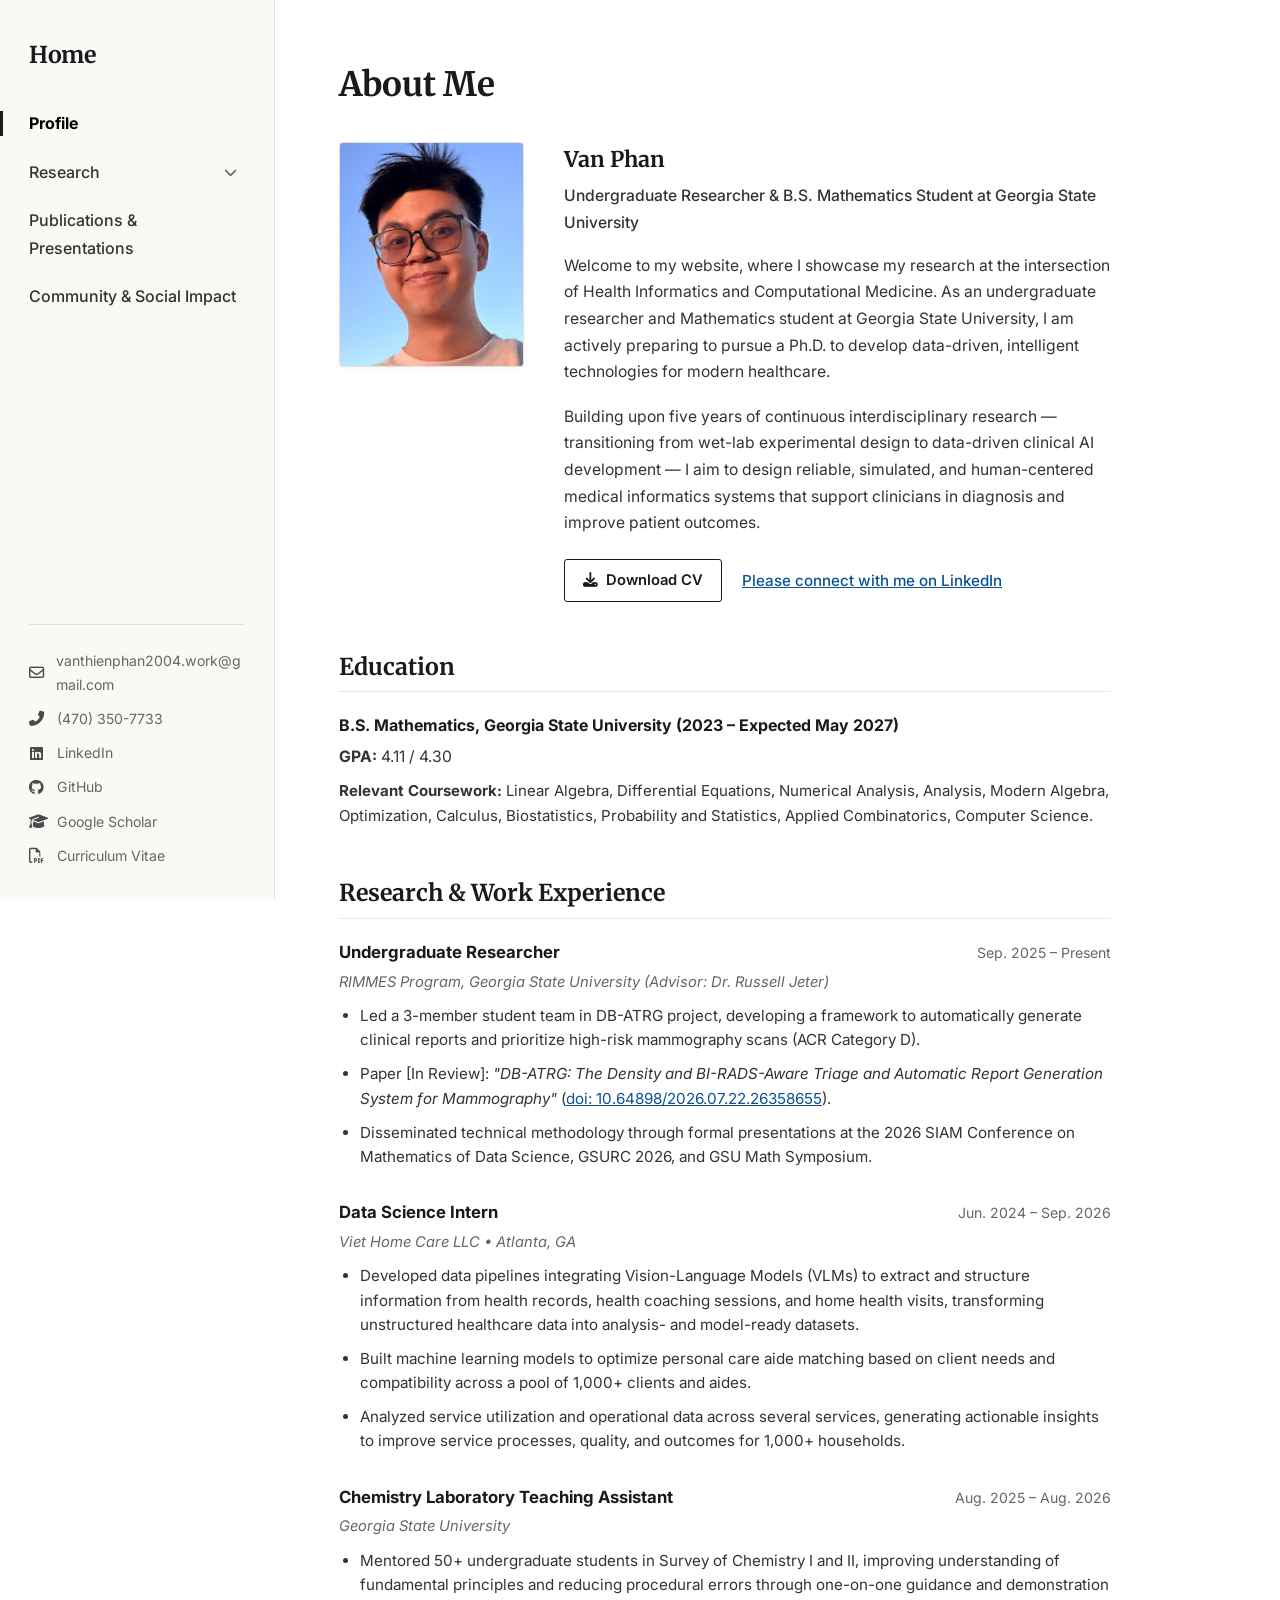
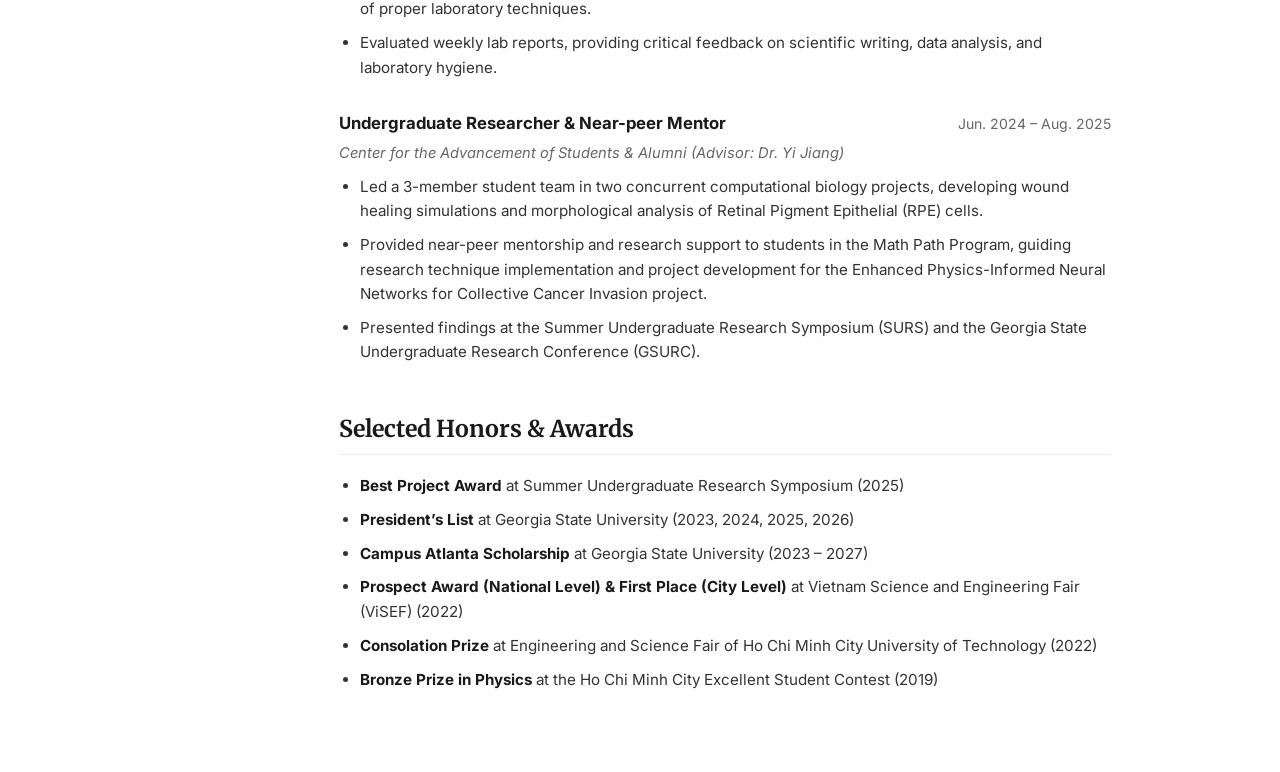
<file: index.html>
<!DOCTYPE html>
<html lang="en">

<head>
    <meta charset="UTF-8">
    <meta name="viewport" content="width=device-width, initial-scale=1.0">
    <meta name="description"
        content="Van Phan — Researcher in Health Informatics, Computational Medicine, and Biomedical Sciences at Georgia State University.">
    <title>Van Phan | Profile & Research</title>

    <!-- Font Awesome & CSS -->
    <link rel="stylesheet" href="https://cdnjs.cloudflare.com/ajax/libs/font-awesome/6.5.1/css/all.min.css">
    <link rel="stylesheet" href="styles.css">
</head>

<body>
    <!-- Mobile Sticky Header -->
    <header class="mobile-header">
        <a href="index.html" class="mobile-title">Home</a>
        <button class="mobile-toggle" id="mobileToggle" aria-label="Toggle Navigation">
            <span></span>
            <span></span>
            <span></span>
        </button>
    </header>

    <div class="sidebar-overlay" id="sidebarOverlay"></div>

    <div class="app-container">
        <!-- Sidebar Navigation (Desktop Left Column) -->
        <aside class="sidebar" id="sidebar">
            <div class="sidebar-top">
                <a href="index.html" class="sidebar-brand">
                    <div class="sidebar-title">Home</div>
                </a>

                <nav class="sidebar-nav">
                    <ul class="nav-list">
                        <li class="nav-item">
                            <div class="nav-link-row">
                                <a href="index.html" class="nav-link active">Profile</a>
                            </div>
                        </li>
                        <li class="nav-item">
                            <div class="nav-link-row">
                                <a href="research.html" class="nav-link">Research</a>
                                <button type="button" class="dropdown-toggle-btn" aria-label="Toggle Research Menu">
                                    <i class="fas fa-chevron-down dropdown-icon"></i>
                                </button>
                            </div>
                            <ul class="sub-nav-list">
                                <li><a href="research/db-atrg.html" class="sub-nav-link">DB-ATRG Mammography</a></li>
                                <li><a href="research/stroke-rehab.html" class="sub-nav-link">Time Series Classification</a></li>
                                <li><a href="research/wound-healing.html" class="sub-nav-link">Modeling Wound
                                        Healing</a></li>
                                <li><a href="research/rpe-morphology.html" class="sub-nav-link">Morphological
                                        Analysis</a></li>
                                <li><a href="research/pinns-cancer.html" class="sub-nav-link">Enhanced PINNs</a></li>
                                <li><a href="research/acharan-sulfate.html" class="sub-nav-link">Laboratory Rearing
                                        Model</a></li>
                                <li><a href="research/patient-lift.html" class="sub-nav-link">Patient Lift System</a></li>
                            </ul>
                        </li>
                        <li class="nav-item">
                            <div class="nav-link-row">
                                <a href="publications.html" class="nav-link">Publications &amp; Presentations</a>
                            </div>
                        </li>
                        <li class="nav-item">
                            <div class="nav-link-row">
                                <a href="social-impact.html" class="nav-link">Community &amp; Social Impact</a>
                            </div>
                        </li>
                    </ul>
                </nav>
            </div>

            <!-- Contact & Social Details -->
            <div class="sidebar-contact">
                <ul class="contact-list">
                    <li class="contact-item">
                        <a href="mailto:vanthienphan2004.work@gmail.com" onclick="copyEmail(event)"
                            title="Click to copy email">
                            <i class="far fa-envelope"></i>
                            <span>vanthienphan2004.work@gmail.com</span>
                        </a>
                    </li>
                    <li class="contact-item">
                        <a href="tel:+14703507733">
                            <i class="fas fa-phone-alt"></i>
                            <span>(470) 350-7733</span>
                        </a>
                    </li>
                    <li class="contact-item">
                        <a href="https://www.linkedin.com/in/van-phan-241770242/" target="_blank"
                            rel="noopener noreferrer">
                            <i class="fab fa-linkedin"></i>
                            <span>LinkedIn</span>
                        </a>
                    </li>
                    <li class="contact-item">
                        <a href="https://github.com/vanthienphan2004" target="_blank" rel="noopener noreferrer">
                            <i class="fab fa-github"></i>
                            <span>GitHub</span>
                        </a>
                    </li>
                    <li class="contact-item">
                        <a href="https://scholar.google.com/citations?view_op=list_works&hl=en&user=SaQCGggAAAAJ"
                            target="_blank" rel="noopener noreferrer">
                            <i class="fas fa-graduation-cap"></i>
                            <span>Google Scholar</span>
                        </a>
                    </li>
                    <li class="contact-item">
                        <a href="VanPhan_CV.pdf" target="_blank" rel="noopener noreferrer">
                            <i class="far fa-file-pdf"></i>
                            <span>Curriculum Vitae</span>
                        </a>
                    </li>
                </ul>
            </div>
        </aside>

        <!-- Main Content Area -->
        <main class="main-wrapper">
            <div class="content-container">
                <!-- About Me Section -->
                <section class="profile-section">
                    <h1 class="page-title">About Me</h1>

                    <div class="profile-header-grid">
                        <div class="profile-avatar-box">
                            <img src="images/profile_picture.JPG" alt="Van Phan" class="profile-avatar-img">
                        </div>

                        <div class="profile-bio-box">
                            <div class="profile-name">Van Phan</div>
                            <div class="profile-role">Undergraduate Researcher &amp; B.S. Mathematics Student at Georgia
                                State University</div>

                            <p>
                                Welcome to my website, where I showcase my research at the intersection of Health
                                Informatics and Computational Medicine. As an undergraduate researcher and Mathematics
                                student at Georgia State University, I am actively preparing to pursue a Ph.D. to
                                develop data-driven, intelligent technologies for modern healthcare.
                            </p>
                            <p>
                                Building upon five years of continuous interdisciplinary research — transitioning from
                                wet-lab experimental design to data-driven clinical AI development — I aim to design
                                reliable, simulated, and human-centered medical informatics systems that support
                                clinicians in diagnosis and improve patient outcomes.
                            </p>

                            <div class="profile-actions">
                                <a href="VanPhan_CV.pdf" class="btn-cv" target="_blank" rel="noopener noreferrer">
                                    <i class="fas fa-download"></i> Download CV
                                </a>
                                <a href="https://www.linkedin.com/in/van-phan-241770242/" class="btn-link-action"
                                    target="_blank" rel="noopener noreferrer">
                                    Please connect with me on LinkedIn
                                </a>
                            </div>
                        </div>
                    </div>
                </section>

                <!-- Education Section -->
                <section class="education-section">
                    <h2 class="block-title">Education</h2>
                    <div class="education-block">
                        <div class="education-title">B.S. Mathematics, Georgia State University (2023 – Expected May
                            2027)</div>
                        <p style="margin-bottom: 0.5rem;"><strong>GPA:</strong> 4.11 / 4.30</p>
                        <p class="coursework-text">
                            <strong>Relevant Coursework:</strong> Linear Algebra, Differential Equations, Numerical
                            Analysis, Analysis, Modern Algebra, Optimization, Calculus, Biostatistics, Probability and
                            Statistics, Applied Combinatorics, Computer Science.
                        </p>
                    </div>
                </section>

                <!-- Research & Work Experience Section -->
                <section class="experience-section">
                    <h2 class="block-title">Research &amp; Work Experience</h2>

                    <!-- RIMMES -->
                    <div class="experience-block">
                        <div class="experience-header">
                            <div class="experience-title">Undergraduate Researcher</div>
                            <div class="experience-date">Sep. 2025 – Present</div>
                        </div>
                        <div class="experience-org">RIMMES Program, Georgia State University (Advisor: Dr. Russell
                            Jeter)</div>
                        <ul class="academic-list">
                            <li>Led a 3-member student team in DB-ATRG project, developing a framework to automatically
                                generate clinical reports and prioritize high-risk mammography scans (ACR Category D).
                            </li>
                            <li>Paper [In Review]: <em>"DB-ATRG: The Density and BI-RADS-Aware Triage and Automatic
                                    Report Generation System for Mammography"</em> (<a
                                    href="https://doi.org/10.64898/2026.07.22.26358655" target="_blank"
                                    class="text-link">doi: 10.64898/2026.07.22.26358655</a>).</li>
                            <li>Disseminated technical methodology through formal presentations at the 2026 SIAM
                                Conference on Mathematics of Data Science, GSURC 2026, and GSU Math Symposium.</li>
                        </ul>
                    </div>

                    <!-- Viet Home Care LLC -->
                    <div class="experience-block">
                        <div class="experience-header">
                            <div class="experience-title">Data Science Intern</div>
                            <div class="experience-date">Jun. 2024 – Sep. 2026</div>
                        </div>
                        <div class="experience-org">Viet Home Care LLC &bull; Atlanta, GA</div>
                        <ul class="academic-list">
                            <li>Developed data pipelines integrating Vision-Language Models (VLMs) to extract and
                                structure information from health records, health coaching sessions, and home health
                                visits, transforming unstructured healthcare data into analysis- and model-ready
                                datasets.</li>
                            <li>Built machine learning models to optimize personal care aide matching based on client
                                needs and compatibility across a pool of 1,000+ clients and aides.</li>
                            <li>Analyzed service utilization and operational data across several services, generating
                                actionable insights to improve service processes, quality, and outcomes for 1,000+
                                households.</li>
                        </ul>
                    </div>

                    <!-- Chemistry TA -->
                    <div class="experience-block">
                        <div class="experience-header">
                            <div class="experience-title">Chemistry Laboratory Teaching Assistant</div>
                            <div class="experience-date">Aug. 2025 – Aug. 2026</div>
                        </div>
                        <div class="experience-org">Georgia State University</div>
                        <ul class="academic-list">
                            <li>Mentored 50+ undergraduate students in Survey of Chemistry I and II, improving
                                understanding of fundamental principles and reducing procedural errors through
                                one-on-one guidance and demonstration of proper laboratory techniques.</li>
                            <li>Evaluated weekly lab reports, providing critical feedback on scientific writing, data
                                analysis, and laboratory hygiene.</li>
                        </ul>
                    </div>


                    <!-- CASA -->
                    <div class="experience-block">
                        <div class="experience-header">
                            <div class="experience-title">Undergraduate Researcher &amp; Near-peer Mentor</div>
                            <div class="experience-date">Jun. 2024 – Aug. 2025</div>
                        </div>
                        <div class="experience-org">Center for the Advancement of Students &amp; Alumni (Advisor: Dr. Yi
                            Jiang)</div>
                        <ul class="academic-list">
                            <li>Led a 3-member student team in two concurrent computational biology projects, developing
                                wound healing simulations and morphological analysis of Retinal Pigment Epithelial (RPE)
                                cells.</li>
                            <li>Provided near-peer mentorship and research support to students in the Math Path Program,
                                guiding research technique implementation and project development for the Enhanced
                                Physics-Informed Neural Networks for Collective Cancer Invasion project.</li>
                            <li>Presented findings at the Summer Undergraduate Research Symposium (SURS) and the Georgia
                                State Undergraduate Research Conference (GSURC).</li>
                        </ul>
                    </div>
                </section>

                <!-- Selected Honors & Awards -->
                <section class="honors-section">
                    <h2 class="block-title">Selected Honors &amp; Awards</h2>
                    <ul class="academic-list">
                        <li><strong>Best Project Award</strong> at Summer Undergraduate Research Symposium (2025)</li>
                        <li><strong>President’s List</strong> at Georgia State University (2023, 2024, 2025, 2026)</li>
                        <li><strong>Campus Atlanta Scholarship</strong> at Georgia State University (2023 – 2027)</li>
                        <li><strong>Prospect Award (National Level) &amp; First Place (City Level)</strong> at Vietnam
                            Science and Engineering Fair (ViSEF) (2022)</li>
                        <li><strong>Consolation Prize</strong> at Engineering and Science Fair of Ho Chi Minh City
                            University of Technology (2022)</li>
                        <li><strong>Bronze Prize in Physics</strong> at the Ho Chi Minh City Excellent Student Contest
                            (2019)</li>
                    </ul>
                </section>
            </div>
        </main>
    </div>

    <!-- Scripts -->
    <script src="script.js"></script>
</body>

</html>
</file>
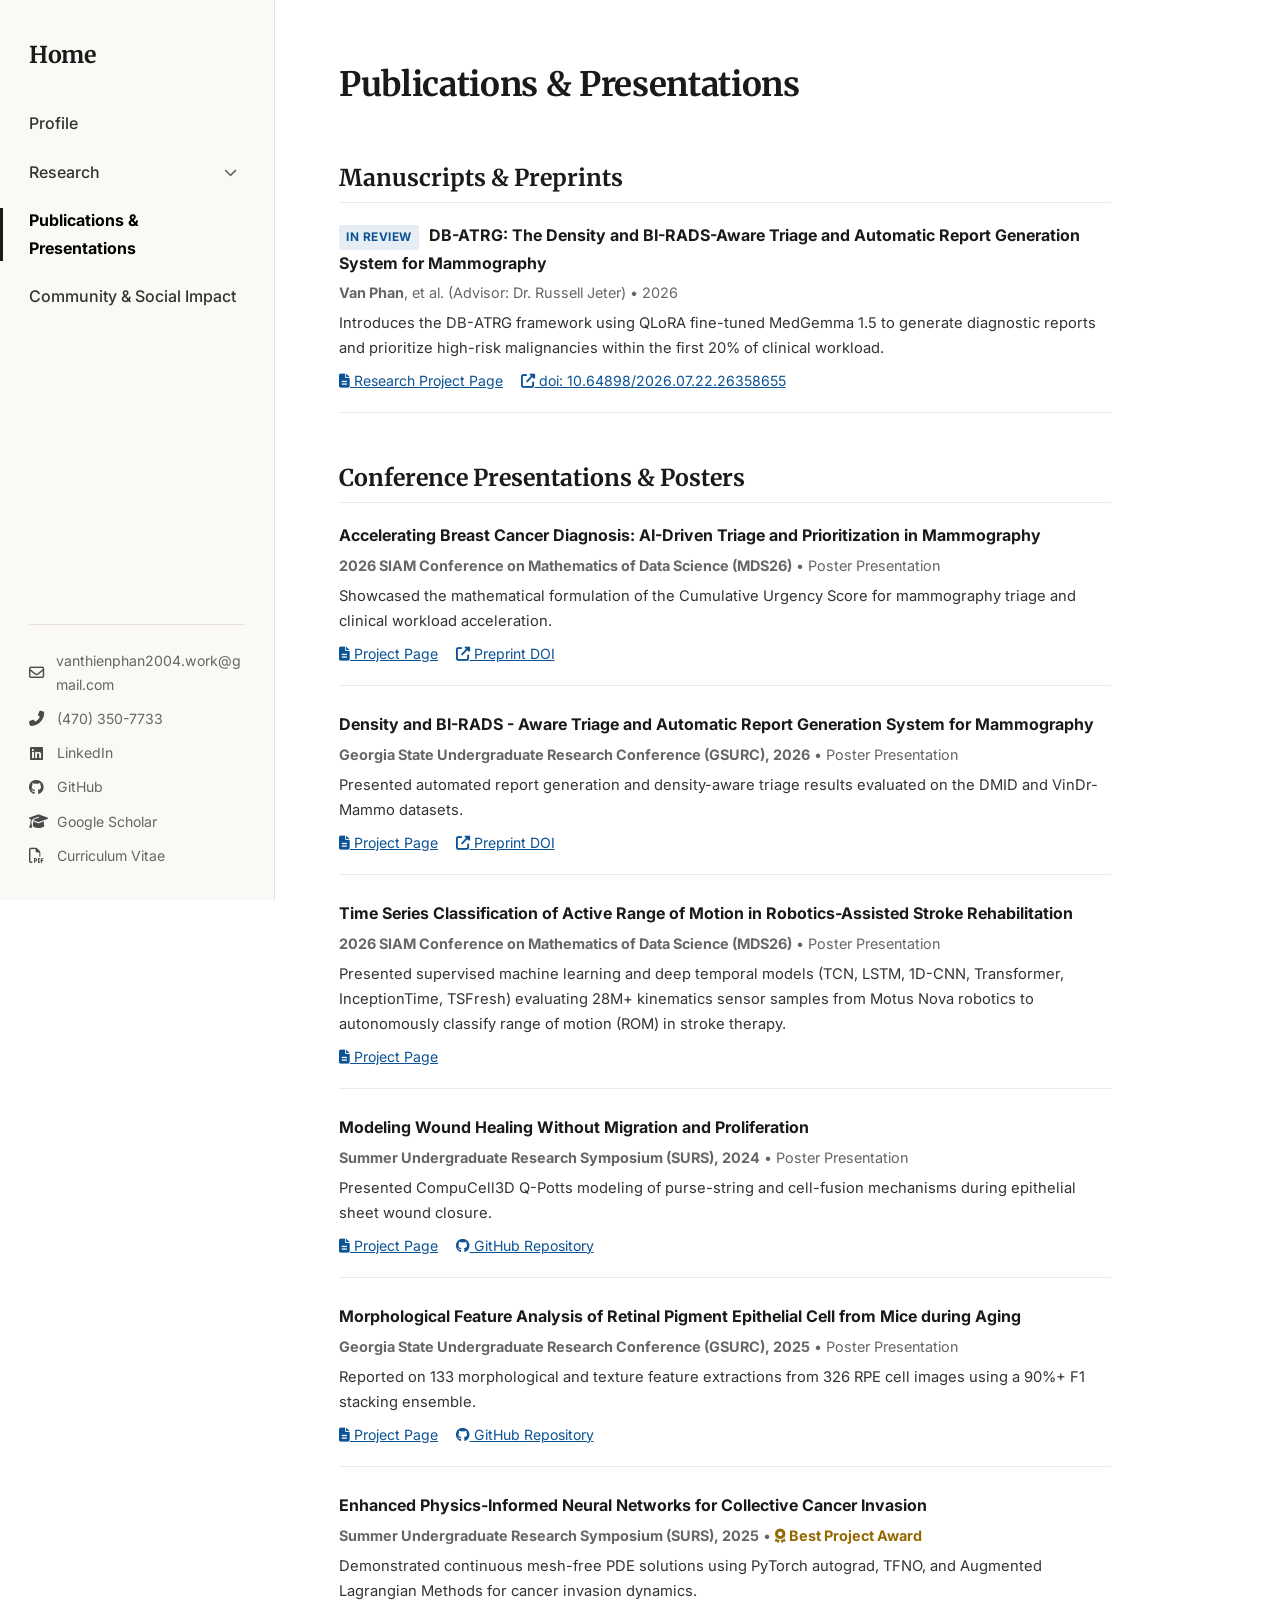
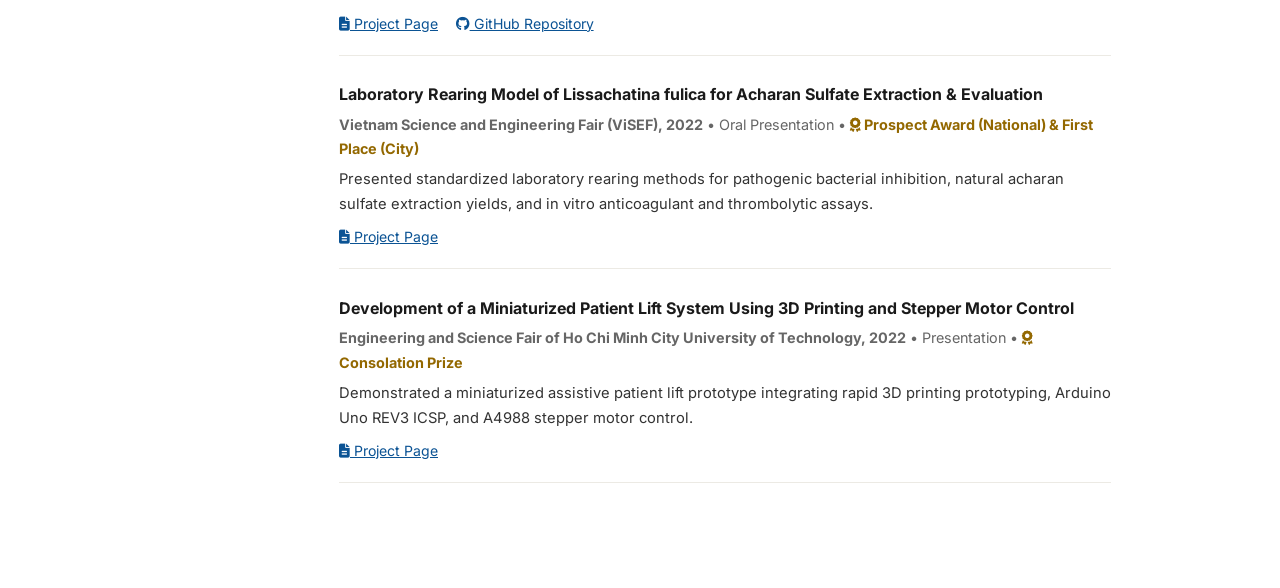
<file: publications.html>
<!DOCTYPE html>
<html lang="en">

<head>
    <meta charset="UTF-8">
    <meta name="viewport" content="width=device-width, initial-scale=1.0">
    <meta name="description"
        content="Publications, Manuscripts, and Conference Presentations by Van Phan — Health Informatics and Computational Medicine.">
    <title>Publications &amp; Presentations | Van Phan</title>

    <!-- Font Awesome & CSS -->
    <link rel="stylesheet" href="https://cdnjs.cloudflare.com/ajax/libs/font-awesome/6.5.1/css/all.min.css">
    <link rel="stylesheet" href="styles.css">
</head>

<body>
    <!-- Mobile Header -->
    <header class="mobile-header">
        <a href="index.html" class="mobile-title">Home</a>
        <button class="mobile-toggle" id="mobileToggle" aria-label="Toggle Navigation">
            <span></span>
            <span></span>
            <span></span>
        </button>
    </header>

    <div class="sidebar-overlay" id="sidebarOverlay"></div>

    <div class="app-container">
        <!-- Sidebar Navigation -->
        <aside class="sidebar" id="sidebar">
            <div class="sidebar-top">
                <a href="index.html" class="sidebar-brand">
                    <div class="sidebar-title">Home</div>
                </a>

                <nav class="sidebar-nav">
                    <ul class="nav-list">
                        <li class="nav-item">
                            <div class="nav-link-row">
                                <a href="index.html" class="nav-link">Profile</a>
                            </div>
                        </li>
                        <li class="nav-item">
                            <div class="nav-link-row">
                                <a href="research.html" class="nav-link">Research</a>
                                <button type="button" class="dropdown-toggle-btn" aria-label="Toggle Research Menu">
                                    <i class="fas fa-chevron-down dropdown-icon"></i>
                                </button>
                            </div>
                            <ul class="sub-nav-list">
                                <li><a href="research/db-atrg.html" class="sub-nav-link">DB-ATRG Mammography</a></li>
                                <li><a href="research/stroke-rehab.html" class="sub-nav-link">Time Series Classification</a></li>
                                <li><a href="research/wound-healing.html" class="sub-nav-link">Modeling Wound
                                        Healing</a></li>
                                <li><a href="research/rpe-morphology.html" class="sub-nav-link">Morphological
                                        Analysis</a></li>
                                <li><a href="research/pinns-cancer.html" class="sub-nav-link">Enhanced PINNs</a></li>
                                <li><a href="research/acharan-sulfate.html" class="sub-nav-link">Laboratory Rearing
                                        Model</a></li>
                                <li><a href="research/patient-lift.html" class="sub-nav-link">Patient Lift System</a></li>
                            </ul>
                        </li>
                        <li class="nav-item">
                            <div class="nav-link-row">
                                <a href="publications.html" class="nav-link active">Publications &amp; Presentations</a>
                            </div>
                        </li>
                        <li class="nav-item">
                            <div class="nav-link-row">
                                <a href="social-impact.html" class="nav-link">Community &amp; Social Impact</a>
                            </div>
                        </li>
                    </ul>
                </nav>
            </div>

            <!-- Sidebar Contact -->
            <div class="sidebar-contact">
                <ul class="contact-list">
                    <li class="contact-item">
                        <a href="mailto:vanthienphan2004.work@gmail.com" onclick="copyEmail(event)"
                            title="Click to copy email">
                            <i class="far fa-envelope"></i>
                            <span>vanthienphan2004.work@gmail.com</span>
                        </a>
                    </li>
                    <li class="contact-item">
                        <a href="tel:+14703507733">
                            <i class="fas fa-phone-alt"></i>
                            <span>(470) 350-7733</span>
                        </a>
                    </li>
                    <li class="contact-item">
                        <a href="https://www.linkedin.com/in/van-phan-241770242/" target="_blank"
                            rel="noopener noreferrer">
                            <i class="fab fa-linkedin"></i>
                            <span>LinkedIn</span>
                        </a>
                    </li>
                    <li class="contact-item">
                        <a href="https://github.com/vanthienphan2004" target="_blank" rel="noopener noreferrer">
                            <i class="fab fa-github"></i>
                            <span>GitHub</span>
                        </a>
                    </li>
                    <li class="contact-item">
                        <a href="https://scholar.google.com/citations?view_op=list_works&hl=en&user=SaQCGggAAAAJ"
                            target="_blank" rel="noopener noreferrer">
                            <i class="fas fa-graduation-cap"></i>
                            <span>Google Scholar</span>
                        </a>
                    </li>
                    <li class="contact-item">
                        <a href="VanPhan_CV.pdf" target="_blank" rel="noopener noreferrer">
                            <i class="far fa-file-pdf"></i>
                            <span>Curriculum Vitae</span>
                        </a>
                    </li>
                </ul>
            </div>
        </aside>

        <!-- Main Content Area -->
        <main class="main-wrapper">
            <div class="content-container">
                <h1 class="page-title">Publications &amp; Presentations</h1>

                <!-- Manuscripts Section -->
                <section class="publications-section">
                    <h2 class="block-title">Manuscripts &amp; Preprints</h2>

                    <!-- Manuscript 1 -->
                    <article class="publication-entry">
                        <div class="pub-title">
                            <span class="pub-status-badge">In Review</span>
                            DB-ATRG: The Density and BI-RADS-Aware Triage and Automatic Report Generation System for
                            Mammography
                        </div>
                        <div class="pub-meta">
                            <strong>Van Phan</strong>, et al. (Advisor: Dr. Russell Jeter) &bull; 2026
                        </div>
                        <p style="font-size: 0.92rem; margin-bottom: 0.5rem;">
                            Introduces the DB-ATRG framework using QLoRA fine-tuned MedGemma 1.5 to generate diagnostic
                            reports and prioritize high-risk malignancies within the first 20% of clinical workload.
                        </p>
                        <div class="pub-links">
                            <a href="research/db-atrg.html" class="text-link">
                                <i class="fas fa-file-alt"></i> Research Project Page
                            </a>
                            <a href="https://doi.org/10.64898/2026.07.22.26358655" target="_blank" class="text-link"
                                rel="noopener noreferrer">
                                <i class="fas fa-external-link-alt"></i> doi: 10.64898/2026.07.22.26358655
                            </a>
                        </div>
                    </article>
                </section>

                <!-- Conference Posters & Presentations Section -->
                <section class="presentations-section" style="margin-top: 2rem;">
                    <h2 class="block-title">Conference Presentations &amp; Posters</h2>

                    <!-- Presentation 1 -->
                    <article class="publication-entry">
                        <div class="pub-title">
                            Accelerating Breast Cancer Diagnosis: AI-Driven Triage and Prioritization in Mammography
                        </div>
                        <div class="pub-meta">
                            <strong>2026 SIAM Conference on Mathematics of Data Science (MDS26)</strong> &bull; Poster
                            Presentation
                        </div>
                        <p style="font-size: 0.92rem; margin-bottom: 0.5rem;">
                            Showcased the mathematical formulation of the Cumulative Urgency Score for mammography
                            triage and clinical workload acceleration.
                        </p>
                        <div class="pub-links">
                            <a href="research/db-atrg.html" class="text-link">
                                <i class="fas fa-file-alt"></i> Project Page
                            </a>
                            <a href="https://doi.org/10.64898/2026.07.22.26358655" target="_blank" class="text-link"
                                rel="noopener noreferrer">
                                <i class="fas fa-external-link-alt"></i> Preprint DOI
                            </a>
                        </div>
                    </article>

                    <!-- Presentation 2 -->
                    <article class="publication-entry">
                        <div class="pub-title">
                            Density and BI-RADS - Aware Triage and Automatic Report Generation System for Mammography
                        </div>
                        <div class="pub-meta">
                            <strong>Georgia State Undergraduate Research Conference (GSURC), 2026</strong> &bull; Poster
                            Presentation
                        </div>
                        <p style="font-size: 0.92rem; margin-bottom: 0.5rem;">
                            Presented automated report generation and density-aware triage results evaluated on the DMID
                            and VinDr-Mammo datasets.
                        </p>
                        <div class="pub-links">
                            <a href="research/db-atrg.html" class="text-link">
                                <i class="fas fa-file-alt"></i> Project Page
                            </a>
                            <a href="https://doi.org/10.64898/2026.07.22.26358655" target="_blank" class="text-link"
                                rel="noopener noreferrer">
                                <i class="fas fa-external-link-alt"></i> Preprint DOI
                            </a>
                        </div>
                    </article>

                    <!-- Presentation: Time Series Classification in Stroke Rehabilitation -->
                    <article class="publication-entry">
                        <div class="pub-title">
                            Time Series Classification of Active Range of Motion in Robotics-Assisted Stroke Rehabilitation
                        </div>
                        <div class="pub-meta">
                            <strong>2026 SIAM Conference on Mathematics of Data Science (MDS26)</strong> &bull; Poster
                            Presentation
                        </div>
                        <p style="font-size: 0.92rem; margin-bottom: 0.5rem;">
                            Presented supervised machine learning and deep temporal models (TCN, LSTM, 1D-CNN,
                            Transformer, InceptionTime, TSFresh) evaluating 28M+ kinematics sensor samples from Motus
                            Nova robotics to autonomously classify range of motion (ROM) in stroke therapy.
                        </p>
                        <div class="pub-links">
                            <a href="research/stroke-rehab.html" class="text-link">
                                <i class="fas fa-file-alt"></i> Project Page
                            </a>
                        </div>
                    </article>

                    <!-- Presentation 3: Modeling Wound Healing (Research #3) -->
                    <article class="publication-entry">
                        <div class="pub-title">
                            Modeling Wound Healing Without Migration and Proliferation
                        </div>
                        <div class="pub-meta">
                            <strong>Summer Undergraduate Research Symposium (SURS), 2024</strong> &bull; Poster
                            Presentation
                        </div>
                        <p style="font-size: 0.92rem; margin-bottom: 0.5rem;">
                            Presented CompuCell3D Q-Potts modeling of purse-string and cell-fusion mechanisms during
                            epithelial sheet wound closure.
                        </p>
                        <div class="pub-links">
                            <a href="research/wound-healing.html" class="text-link">
                                <i class="fas fa-file-alt"></i> Project Page
                            </a>
                            <a href="https://github.com/vanthienphan2004/Modeling-Wound-Healing-Without-Migration-and-Proliferation"
                                target="_blank" class="text-link" rel="noopener noreferrer">
                                <i class="fab fa-github"></i> GitHub Repository
                            </a>
                        </div>
                    </article>

                    <!-- Presentation 4: Morphological Feature Analysis (Research #4) -->
                    <article class="publication-entry">
                        <div class="pub-title">
                            Morphological Feature Analysis of Retinal Pigment Epithelial Cell from Mice during Aging
                        </div>
                        <div class="pub-meta">
                            <strong>Georgia State Undergraduate Research Conference (GSURC), 2025</strong> &bull; Poster
                            Presentation
                        </div>
                        <p style="font-size: 0.92rem; margin-bottom: 0.5rem;">
                            Reported on 133 morphological and texture feature extractions from 326 RPE cell images using
                            a 90%+ F1 stacking ensemble.
                        </p>
                        <div class="pub-links">
                            <a href="research/rpe-morphology.html" class="text-link">
                                <i class="fas fa-file-alt"></i> Project Page
                            </a>
                            <a href="https://github.com/vanthienphan2004/Morphological-Feature-Analysis-of-Retinal-Pigment-Epithelial-Cells-from-C57BL-6J-Mice-During-Aging"
                                target="_blank" class="text-link" rel="noopener noreferrer">
                                <i class="fab fa-github"></i> GitHub Repository
                            </a>
                        </div>
                    </article>

                    <!-- Presentation 5: Enhanced PINNs (Research #5) -->
                    <article class="publication-entry">
                        <div class="pub-title">
                            Enhanced Physics-Informed Neural Networks for Collective Cancer Invasion
                        </div>
                        <div class="pub-meta">
                            <strong>Summer Undergraduate Research Symposium (SURS), 2025</strong> &bull; <span
                                style="color: #936800; font-weight: 700;"><i class="fas fa-award"></i> Best Project
                                Award</span>
                        </div>
                        <p style="font-size: 0.92rem; margin-bottom: 0.5rem;">
                            Demonstrated continuous mesh-free PDE solutions using PyTorch autograd, TFNO, and Augmented
                            Lagrangian Methods for cancer invasion dynamics.
                        </p>
                        <div class="pub-links">
                            <a href="research/pinns-cancer.html" class="text-link">
                                <i class="fas fa-file-alt"></i> Project Page
                            </a>
                            <a href="https://github.com/vanthienphan2004/Physics-Informed-Neural-Networks-for-Collective-Cancer-Invasion"
                                target="_blank" class="text-link" rel="noopener noreferrer">
                                <i class="fab fa-github"></i> GitHub Repository
                            </a>
                        </div>
                    </article>

                    <!-- Presentation 6: Laboratory Rearing Model (Research #5) -->
                    <article class="publication-entry">
                        <div class="pub-title">
                            Laboratory Rearing Model of Lissachatina fulica for Acharan Sulfate Extraction &amp; Evaluation
                        </div>
                        <div class="pub-meta">
                            <strong>Vietnam Science and Engineering Fair (ViSEF), 2022</strong> &bull; Oral Presentation &bull; <span
                                style="color: #936800; font-weight: 700;"><i class="fas fa-award"></i> Prospect Award (National) &amp; First Place (City)</span>
                        </div>
                        <p style="font-size: 0.92rem; margin-bottom: 0.5rem;">
                            Presented standardized laboratory rearing methods for pathogenic bacterial inhibition, natural acharan sulfate extraction yields, and in vitro anticoagulant and thrombolytic assays.
                        </p>
                        <div class="pub-links">
                            <a href="research/acharan-sulfate.html" class="text-link">
                                <i class="fas fa-file-alt"></i> Project Page
                            </a>
                        </div>
                    </article>

                    <!-- Presentation 7: Miniaturized Patient Lift System (Research #6) -->
                    <article class="publication-entry">
                        <div class="pub-title">
                            Development of a Miniaturized Patient Lift System Using 3D Printing and Stepper Motor Control
                        </div>
                        <div class="pub-meta">
                            <strong>Engineering and Science Fair of Ho Chi Minh City University of Technology, 2022</strong> &bull; Presentation &bull; <span
                                style="color: #936800; font-weight: 700;"><i class="fas fa-award"></i> Consolation Prize</span>
                        </div>
                        <p style="font-size: 0.92rem; margin-bottom: 0.5rem;">
                            Demonstrated a miniaturized assistive patient lift prototype integrating rapid 3D printing prototyping, Arduino Uno REV3 ICSP, and A4988 stepper motor control.
                        </p>
                        <div class="pub-links">
                            <a href="research/patient-lift.html" class="text-link">
                                <i class="fas fa-file-alt"></i> Project Page
                            </a>
                        </div>
                    </article>
                </section>
            </div>
        </main>
    </div>

    <script src="script.js"></script>
</body>

</html>
</file>
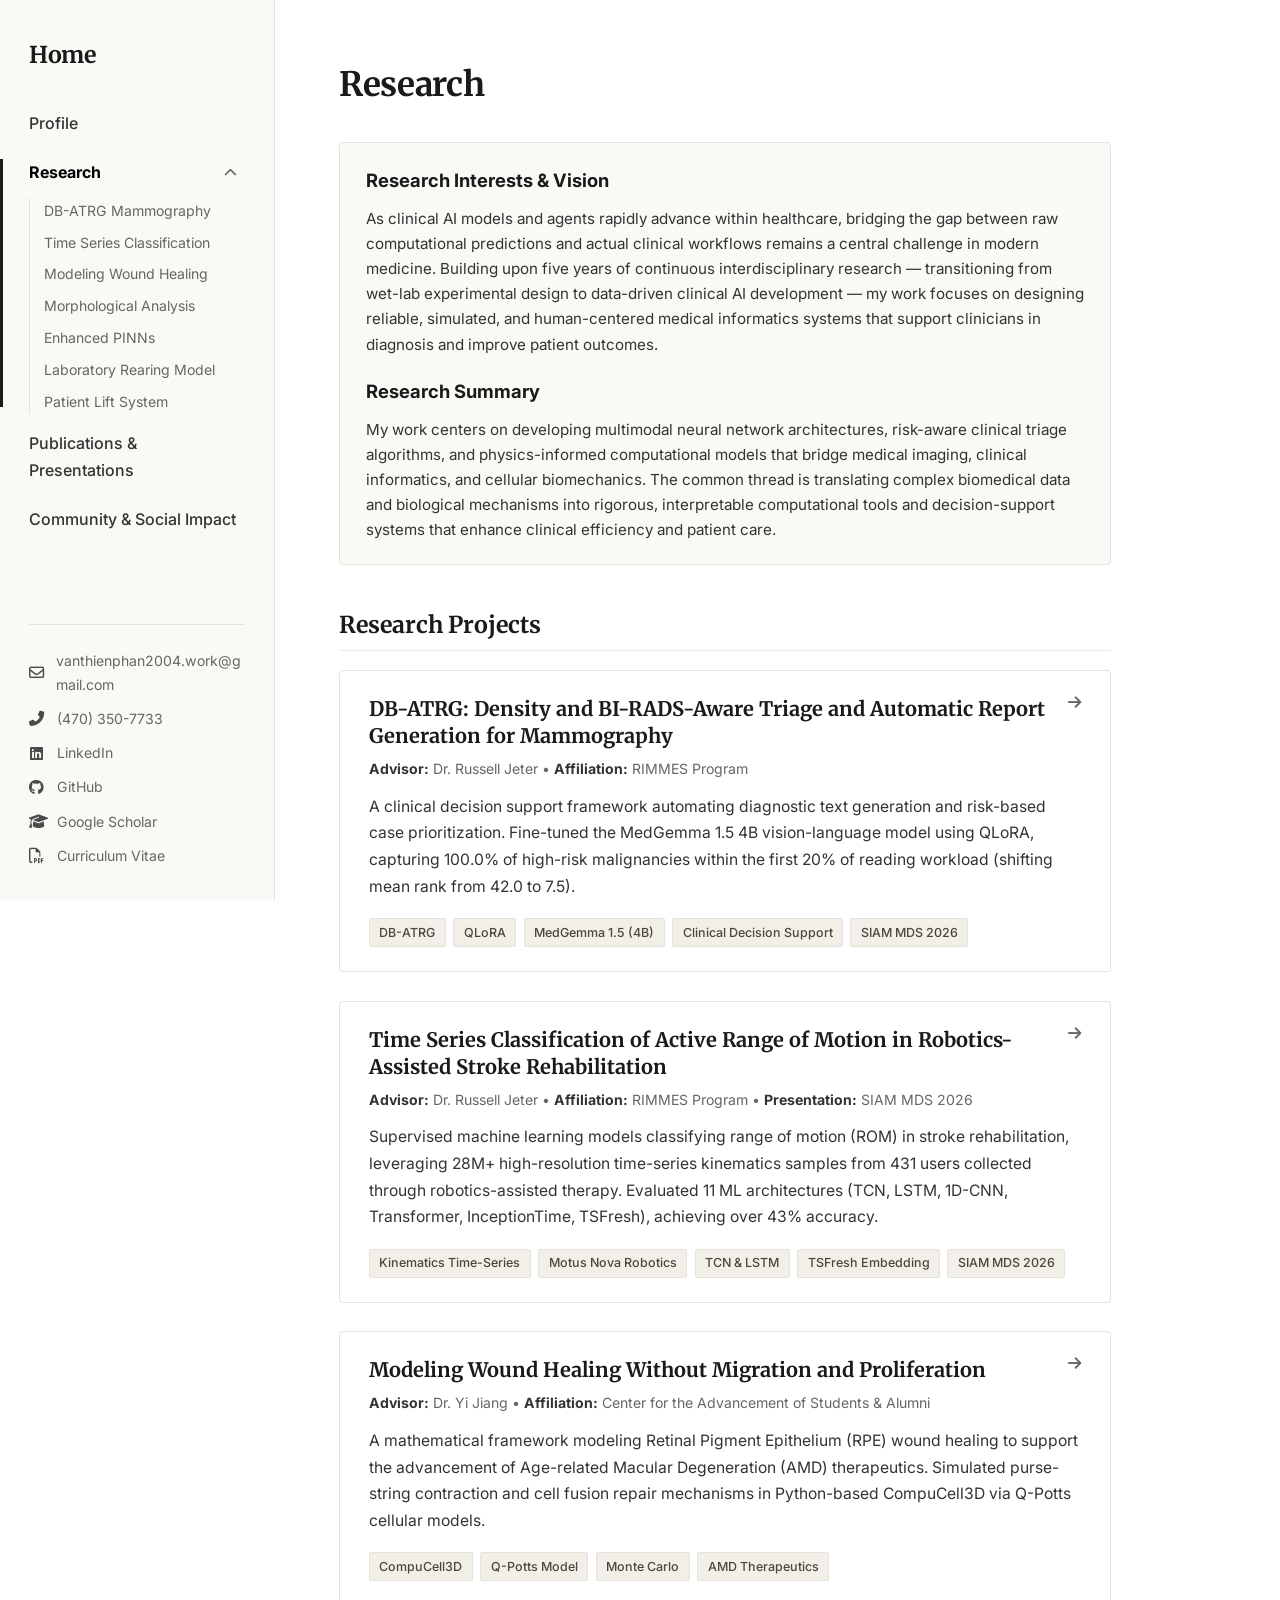
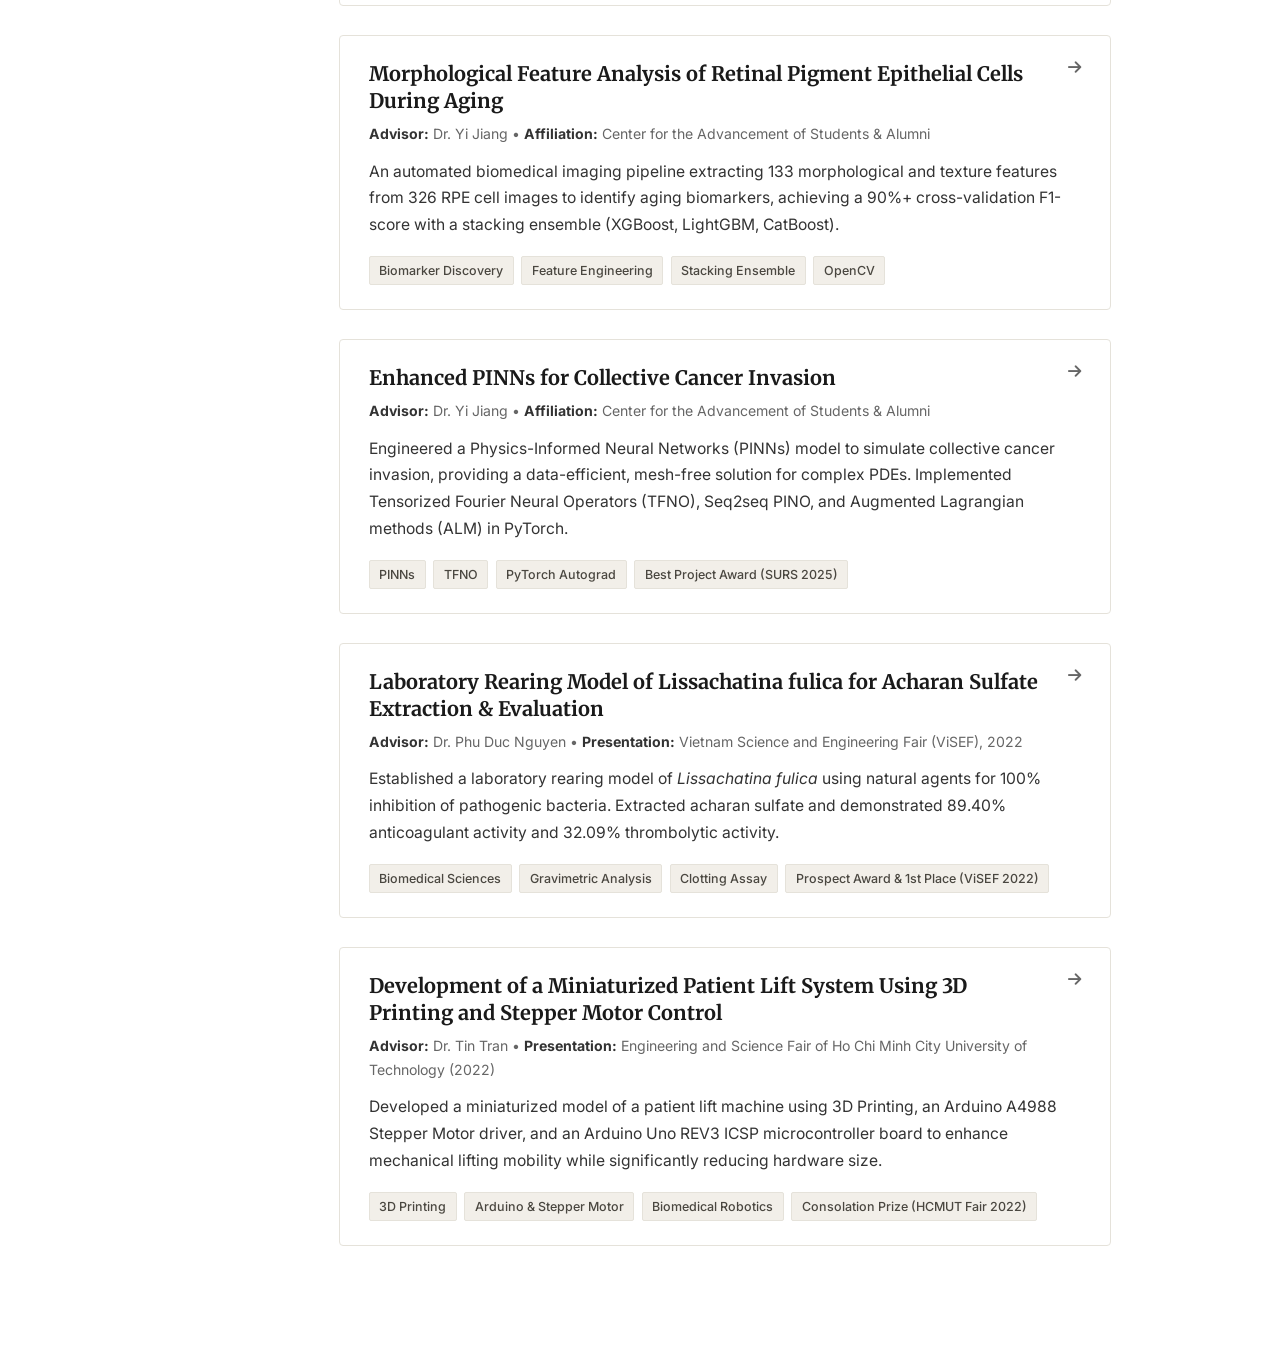
<file: research.html>
<!DOCTYPE html>
<html lang="en">

<head>
    <meta charset="UTF-8">
    <meta name="viewport" content="width=device-width, initial-scale=1.0">
    <meta name="description"
        content="Research Projects and Interests of Van Phan — Health Informatics, Computational Medicine, and Biomedical Sciences.">
    <title>Research | Van Phan</title>

    <!-- Font Awesome & CSS -->
    <link rel="stylesheet" href="https://cdnjs.cloudflare.com/ajax/libs/font-awesome/6.5.1/css/all.min.css">
    <link rel="stylesheet" href="styles.css">
</head>

<body>
    <!-- Mobile Header -->
    <header class="mobile-header">
        <a href="index.html" class="mobile-title">Home</a>
        <button class="mobile-toggle" id="mobileToggle" aria-label="Toggle Navigation">
            <span></span>
            <span></span>
            <span></span>
        </button>
    </header>

    <div class="sidebar-overlay" id="sidebarOverlay"></div>

    <div class="app-container">
        <!-- Sidebar Navigation -->
        <aside class="sidebar" id="sidebar">
            <div class="sidebar-top">
                <a href="index.html" class="sidebar-brand">
                    <div class="sidebar-title">Home</div>
                </a>

                <nav class="sidebar-nav">
                    <ul class="nav-list">
                        <li class="nav-item">
                            <div class="nav-link-row">
                                <a href="index.html" class="nav-link">Profile</a>
                            </div>
                        </li>
                        <li class="nav-item has-active">
                            <div class="nav-link-row">
                                <a href="research.html" class="nav-link active">Research</a>
                                <button type="button" class="dropdown-toggle-btn" aria-label="Toggle Research Menu">
                                    <i class="fas fa-chevron-down dropdown-icon"></i>
                                </button>
                            </div>
                            <ul class="sub-nav-list">
                                <li><a href="research/db-atrg.html" class="sub-nav-link">DB-ATRG Mammography</a></li>
                                <li><a href="research/stroke-rehab.html" class="sub-nav-link">Time Series Classification</a></li>
                                <li><a href="research/wound-healing.html" class="sub-nav-link">Modeling Wound
                                        Healing</a></li>
                                <li><a href="research/rpe-morphology.html" class="sub-nav-link">Morphological
                                        Analysis</a></li>
                                <li><a href="research/pinns-cancer.html" class="sub-nav-link">Enhanced PINNs</a></li>
                                <li><a href="research/acharan-sulfate.html" class="sub-nav-link">Laboratory Rearing
                                        Model</a></li>
                                <li><a href="research/patient-lift.html" class="sub-nav-link">Patient Lift System</a></li>
                            </ul>
                        </li>
                        <li class="nav-item">
                            <div class="nav-link-row">
                                <a href="publications.html" class="nav-link">Publications &amp; Presentations</a>
                            </div>
                        </li>
                        <li class="nav-item">
                            <div class="nav-link-row">
                                <a href="social-impact.html" class="nav-link">Community &amp; Social Impact</a>
                            </div>
                        </li>
                    </ul>
                </nav>
            </div>

            <!-- Sidebar Contact -->
            <div class="sidebar-contact">
                <ul class="contact-list">
                    <li class="contact-item">
                        <a href="mailto:vanthienphan2004.work@gmail.com" onclick="copyEmail(event)"
                            title="Click to copy email">
                            <i class="far fa-envelope"></i>
                            <span>vanthienphan2004.work@gmail.com</span>
                        </a>
                    </li>
                    <li class="contact-item">
                        <a href="tel:+14703507733">
                            <i class="fas fa-phone-alt"></i>
                            <span>(470) 350-7733</span>
                        </a>
                    </li>
                    <li class="contact-item">
                        <a href="https://www.linkedin.com/in/van-phan-241770242/" target="_blank"
                            rel="noopener noreferrer">
                            <i class="fab fa-linkedin"></i>
                            <span>LinkedIn</span>
                        </a>
                    </li>
                    <li class="contact-item">
                        <a href="https://github.com/vanthienphan2004" target="_blank" rel="noopener noreferrer">
                            <i class="fab fa-github"></i>
                            <span>GitHub</span>
                        </a>
                    </li>
                    <li class="contact-item">
                        <a href="https://scholar.google.com/citations?view_op=list_works&hl=en&user=SaQCGggAAAAJ"
                            target="_blank" rel="noopener noreferrer">
                            <i class="fas fa-graduation-cap"></i>
                            <span>Google Scholar</span>
                        </a>
                    </li>
                    <li class="contact-item">
                        <a href="VanPhan_CV.pdf" target="_blank" rel="noopener noreferrer">
                            <i class="far fa-file-pdf"></i>
                            <span>Curriculum Vitae</span>
                        </a>
                    </li>
                </ul>
            </div>
        </aside>

        <!-- Main Content Area -->
        <main class="main-wrapper">
            <div class="content-container">
                <h1 class="page-title">Research</h1>

                <!-- Research Interests Box -->
                <section class="research-interests-box">
                    <h3 class="item-title" style="font-size: 1.15rem; margin-bottom: 0.6rem;">Research Interests &amp;
                        Vision</h3>
                    <p
                        style="font-size: 0.95rem; line-height: 1.65; margin-bottom: 1.2rem; color: var(--text-secondary);">
                        As clinical AI models and agents rapidly advance within healthcare, bridging the gap between raw
                        computational predictions and actual clinical workflows remains a central challenge in modern
                        medicine. Building upon five years of continuous interdisciplinary research — transitioning from
                        wet-lab experimental design to data-driven clinical AI development — my work focuses on
                        designing reliable, simulated, and human-centered medical informatics systems that support
                        clinicians in diagnosis and improve patient outcomes.
                    </p>

                    <h3 class="item-title" style="font-size: 1.15rem; margin-bottom: 0.6rem;">Research Summary</h3>
                    <p style="font-size: 0.95rem; line-height: 1.65; margin-bottom: 0; color: var(--text-secondary);">
                        My work centers on developing multimodal neural network architectures, risk-aware clinical
                        triage algorithms, and physics-informed computational models that bridge medical imaging,
                        clinical informatics, and cellular biomechanics. The common thread is translating complex
                        biomedical data and biological mechanisms into rigorous, interpretable computational tools and
                        decision-support systems that enhance clinical efficiency and patient care.
                    </p>
                </section>

                <h2 class="block-title" style="margin-top: 1rem;">Research Projects</h2>

                <!-- Project List (Cards Linking to Individual Pages) -->
                <div class="projects-container">

                    <!-- 1. DB-ATRG Mammography -->
                    <a href="research/db-atrg.html" class="project-card-link">
                        <article class="research-card">
                            <div class="research-card-header">
                                <h3 class="research-card-title">DB-ATRG: Density and BI-RADS-Aware Triage and Automatic
                                    Report Generation for Mammography</h3>
                                <i class="fas fa-arrow-right" style="color: var(--text-muted); font-size: 0.95rem;"></i>
                            </div>
                            <div class="research-card-meta">
                                <strong>Advisor:</strong> Dr. Russell Jeter &bull; <strong>Affiliation:</strong> RIMMES
                                Program
                            </div>
                            <p>
                                A clinical decision support framework automating diagnostic text generation and
                                risk-based case prioritization. Fine-tuned the MedGemma 1.5 4B vision-language model
                                using QLoRA, capturing 100.0% of high-risk malignancies within the first 20% of reading
                                workload (shifting mean rank from 42.0 to 7.5).
                            </p>
                            <div class="tag-row">
                                <span class="tag-pill">DB-ATRG</span>
                                <span class="tag-pill">QLoRA</span>
                                <span class="tag-pill">MedGemma 1.5 (4B)</span>
                                <span class="tag-pill">Clinical Decision Support</span>
                                <span class="tag-pill">SIAM MDS 2026</span>
                            </div>
                        </article>
                    </a>

                    <!-- 2. Time Series Classification in Stroke Rehabilitation -->
                    <a href="research/stroke-rehab.html" class="project-card-link">
                        <article class="research-card">
                            <div class="research-card-header">
                                <h3 class="research-card-title">Time Series Classification of Active Range of Motion in
                                    Robotics-Assisted Stroke Rehabilitation</h3>
                                <i class="fas fa-arrow-right" style="color: var(--text-muted); font-size: 0.95rem;"></i>
                            </div>
                            <div class="research-card-meta">
                                <strong>Advisor:</strong> Dr. Russell Jeter &bull; <strong>Affiliation:</strong> RIMMES
                                Program &bull; <strong>Presentation:</strong> SIAM MDS 2026
                            </div>
                            <p>
                                Supervised machine learning models classifying range of motion (ROM) in stroke
                                rehabilitation, leveraging 28M+ high-resolution time-series kinematics samples from 431
                                users collected through robotics-assisted therapy. Evaluated 11 ML architectures (TCN,
                                LSTM, 1D-CNN, Transformer, InceptionTime, TSFresh), achieving over 43% accuracy.
                            </p>
                            <div class="tag-row">
                                <span class="tag-pill">Kinematics Time-Series</span>
                                <span class="tag-pill">Motus Nova Robotics</span>
                                <span class="tag-pill">TCN &amp; LSTM</span>
                                <span class="tag-pill">TSFresh Embedding</span>
                                <span class="tag-pill">SIAM MDS 2026</span>
                            </div>
                        </article>
                    </a>

                    <!-- 3. Modeling Wound Healing -->
                    <a href="research/wound-healing.html" class="project-card-link">
                        <article class="research-card">
                            <div class="research-card-header">
                                <h3 class="research-card-title">Modeling Wound Healing Without Migration and
                                    Proliferation</h3>
                                <i class="fas fa-arrow-right" style="color: var(--text-muted); font-size: 0.95rem;"></i>
                            </div>
                            <div class="research-card-meta">
                                <strong>Advisor:</strong> Dr. Yi Jiang &bull; <strong>Affiliation:</strong> Center for
                                the Advancement of Students &amp; Alumni
                            </div>
                            <p>
                                A mathematical framework modeling Retinal Pigment Epithelium (RPE) wound healing to
                                support the advancement of Age-related Macular Degeneration (AMD) therapeutics.
                                Simulated purse-string contraction and cell fusion repair mechanisms in Python-based
                                CompuCell3D via Q-Potts cellular models.
                            </p>
                            <div class="tag-row">
                                <span class="tag-pill">CompuCell3D</span>
                                <span class="tag-pill">Q-Potts Model</span>
                                <span class="tag-pill">Monte Carlo</span>
                                <span class="tag-pill">AMD Therapeutics</span>
                            </div>
                        </article>
                    </a>

                    <!-- 4. RPE Cell Morphology -->
                    <a href="research/rpe-morphology.html" class="project-card-link">
                        <article class="research-card">
                            <div class="research-card-header">
                                <h3 class="research-card-title">Morphological Feature Analysis of Retinal Pigment
                                    Epithelial Cells During Aging</h3>
                                <i class="fas fa-arrow-right" style="color: var(--text-muted); font-size: 0.95rem;"></i>
                            </div>
                            <div class="research-card-meta">
                                <strong>Advisor:</strong> Dr. Yi Jiang &bull; <strong>Affiliation:</strong> Center for
                                the Advancement of Students &amp; Alumni
                            </div>
                            <p>
                                An automated biomedical imaging pipeline extracting 133 morphological and texture
                                features from 326 RPE cell images to identify aging biomarkers, achieving a 90%+
                                cross-validation F1-score with a stacking ensemble (XGBoost, LightGBM, CatBoost).
                            </p>
                            <div class="tag-row">
                                <span class="tag-pill">Biomarker Discovery</span>
                                <span class="tag-pill">Feature Engineering</span>
                                <span class="tag-pill">Stacking Ensemble</span>
                                <span class="tag-pill">OpenCV</span>
                            </div>
                        </article>
                    </a>

                    <!-- 5. PINNs Cancer Invasion -->
                    <a href="research/pinns-cancer.html" class="project-card-link">
                        <article class="research-card">
                            <div class="research-card-header">
                                <h3 class="research-card-title">Enhanced PINNs for Collective Cancer Invasion</h3>
                                <i class="fas fa-arrow-right" style="color: var(--text-muted); font-size: 0.95rem;"></i>
                            </div>
                            <div class="research-card-meta">
                                <strong>Advisor:</strong> Dr. Yi Jiang &bull; <strong>Affiliation:</strong> Center for
                                the Advancement of Students &amp; Alumni
                            </div>
                            <p>
                                Engineered a Physics-Informed Neural Networks (PINNs) model to simulate collective
                                cancer invasion, providing a data-efficient, mesh-free solution for complex PDEs.
                                Implemented Tensorized Fourier Neural Operators (TFNO), Seq2seq PINO, and Augmented
                                Lagrangian methods (ALM) in PyTorch.
                            </p>
                            <div class="tag-row">
                                <span class="tag-pill">PINNs</span>
                                <span class="tag-pill">TFNO</span>
                                <span class="tag-pill">PyTorch Autograd</span>
                                <span class="tag-pill">Best Project Award (SURS 2025)</span>
                            </div>
                        </article>
                    </a>

                    <!-- 6. Laboratory Rearing Model -->
                    <a href="research/acharan-sulfate.html" class="project-card-link">
                        <article class="research-card">
                            <div class="research-card-header">
                                <h3 class="research-card-title">Laboratory Rearing Model of Lissachatina fulica for
                                    Acharan Sulfate Extraction &amp; Evaluation</h3>
                                <i class="fas fa-arrow-right" style="color: var(--text-muted); font-size: 0.95rem;"></i>
                            </div>
                            <div class="research-card-meta">
                                <strong>Advisor:</strong> Dr. Phu Duc Nguyen &bull; <strong>Presentation:</strong> Vietnam Science and Engineering Fair (ViSEF), 2022
                            </div>
                            <p>
                                Established a laboratory rearing model of <em>Lissachatina fulica</em> using natural
                                agents for 100% inhibition of pathogenic bacteria. Extracted acharan sulfate and
                                demonstrated 89.40% anticoagulant activity and 32.09% thrombolytic activity.
                            </p>
                            <div class="tag-row">
                                <span class="tag-pill">Biomedical Sciences</span>
                                <span class="tag-pill">Gravimetric Analysis</span>
                                <span class="tag-pill">Clotting Assay</span>
                                <span class="tag-pill">Prospect Award &amp; 1st Place (ViSEF 2022)</span>
                            </div>
                        </article>
                    </a>

                    <!-- 7. Miniaturized Patient Lift System -->
                    <a href="research/patient-lift.html" class="project-card-link">
                        <article class="research-card">
                            <div class="research-card-header">
                                <h3 class="research-card-title">Development of a Miniaturized Patient Lift System Using 3D Printing and Stepper Motor Control</h3>
                                <i class="fas fa-arrow-right" style="color: var(--text-muted); font-size: 0.95rem;"></i>
                            </div>
                            <div class="research-card-meta">
                                <strong>Advisor:</strong> Dr. Tin Tran &bull; <strong>Presentation:</strong> Engineering and Science Fair of Ho Chi Minh City University of Technology (2022)
                            </div>
                            <p>
                                Developed a miniaturized model of a patient lift machine using 3D Printing, an Arduino A4988 Stepper Motor driver, and an Arduino Uno REV3 ICSP microcontroller board to enhance mechanical lifting mobility while significantly reducing hardware size.
                            </p>
                            <div class="tag-row">
                                <span class="tag-pill">3D Printing</span>
                                <span class="tag-pill">Arduino &amp; Stepper Motor</span>
                                <span class="tag-pill">Biomedical Robotics</span>
                                <span class="tag-pill">Consolation Prize (HCMUT Fair 2022)</span>
                            </div>
                        </article>
                    </a>

                </div>
            </div>
        </main>
    </div>

    <script src="script.js"></script>
</body>

</html>
</file>
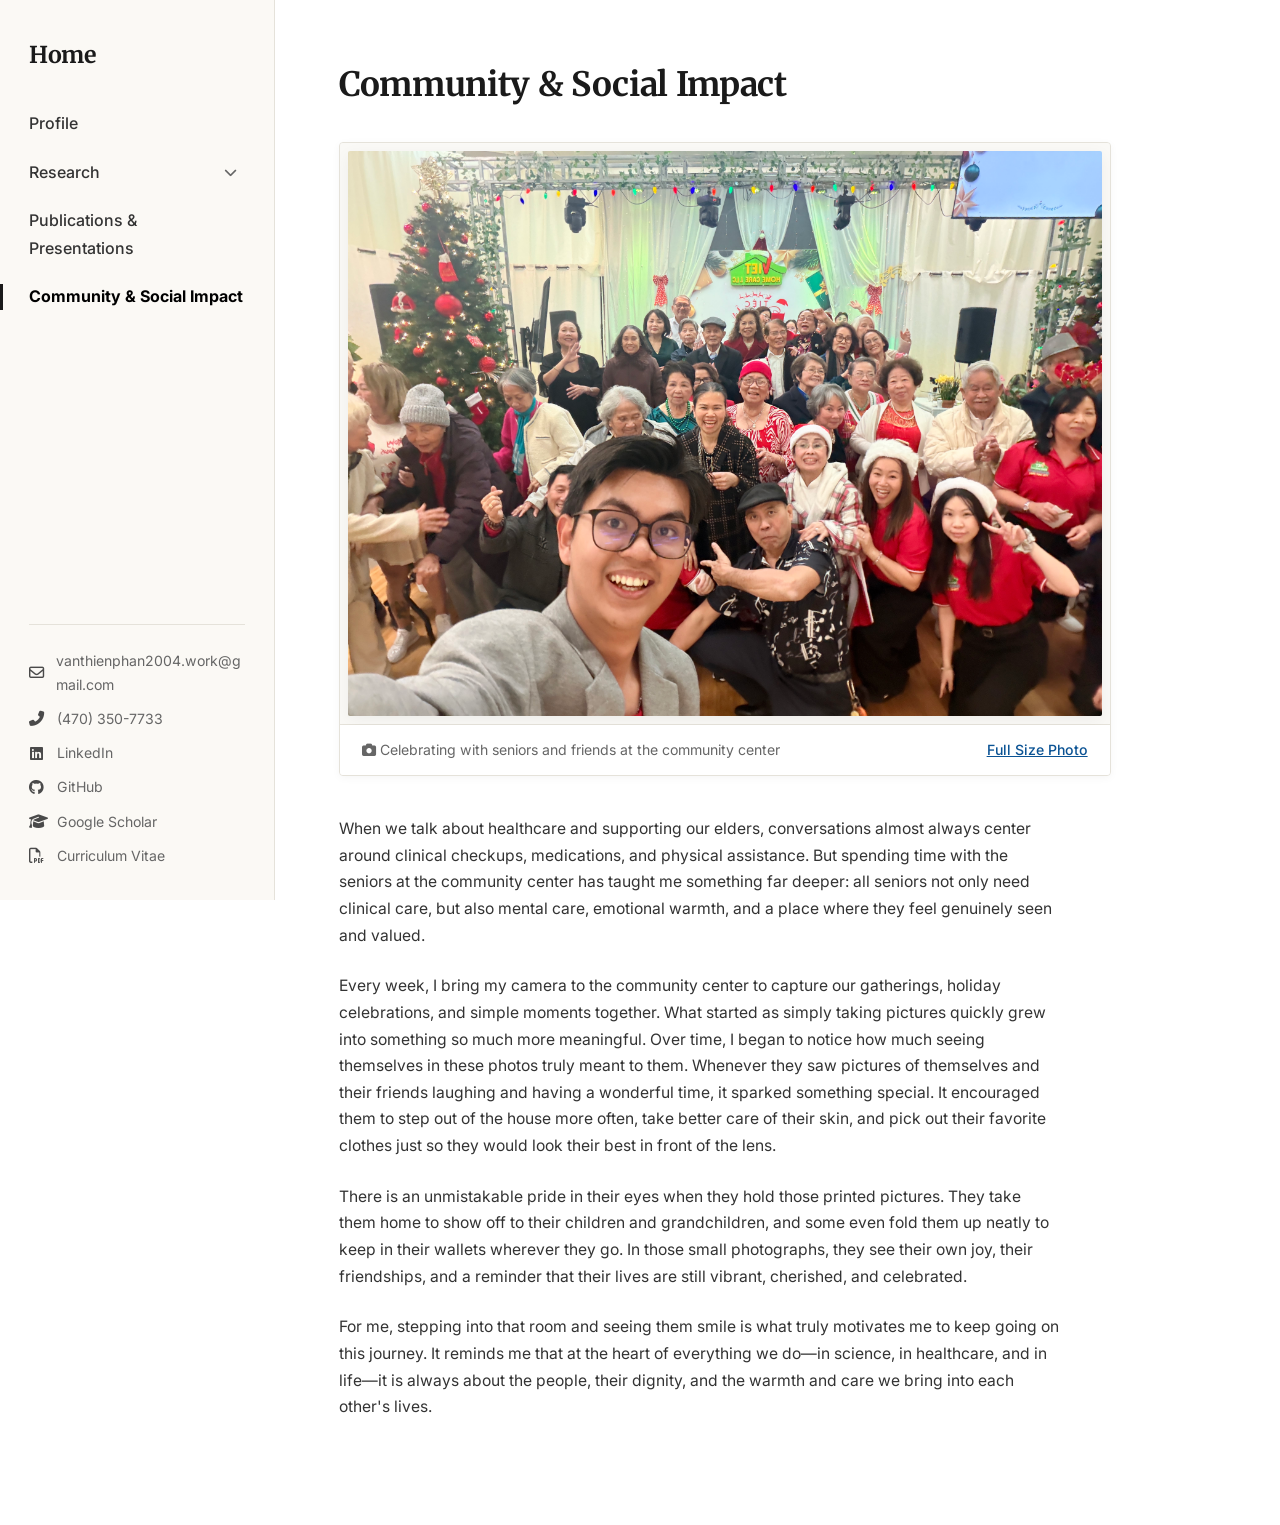
<file: social-impact.html>
<!DOCTYPE html>
<html lang="en">

<head>
    <meta charset="UTF-8">
    <meta name="viewport" content="width=device-width, initial-scale=1.0">
    <meta name="description"
        content="Personal Reflections on Community, Care, and Elder Mental Well-Being by Van Phan.">
    <title>Community &amp; Social Impact | Van Phan</title>

    <!-- Font Awesome & CSS -->
    <link rel="stylesheet" href="https://cdnjs.cloudflare.com/ajax/libs/font-awesome/6.5.1/css/all.min.css">
    <link rel="stylesheet" href="styles.css">
</head>

<body>
    <!-- Mobile Header -->
    <header class="mobile-header">
        <a href="index.html" class="mobile-title">Home</a>
        <button class="mobile-toggle" id="mobileToggle" aria-label="Toggle Navigation">
            <span></span>
            <span></span>
            <span></span>
        </button>
    </header>

    <div class="sidebar-overlay" id="sidebarOverlay"></div>

    <div class="app-container">
        <!-- Sidebar Navigation -->
        <aside class="sidebar" id="sidebar">
            <div class="sidebar-top">
                <a href="index.html" class="sidebar-brand">
                    <div class="sidebar-title">Home</div>
                </a>

                <nav class="sidebar-nav">
                    <ul class="nav-list">
                        <li class="nav-item">
                            <div class="nav-link-row">
                                <a href="index.html" class="nav-link">Profile</a>
                            </div>
                        </li>
                        <li class="nav-item">
                            <div class="nav-link-row">
                                <a href="research.html" class="nav-link">Research</a>
                                <button type="button" class="dropdown-toggle-btn" aria-label="Toggle Research Menu">
                                    <i class="fas fa-chevron-down dropdown-icon"></i>
                                </button>
                            </div>
                            <ul class="sub-nav-list">
                                <li><a href="research/db-atrg.html" class="sub-nav-link">DB-ATRG Mammography</a></li>
                                <li><a href="research/stroke-rehab.html" class="sub-nav-link">Time Series Classification</a></li>
                                <li><a href="research/wound-healing.html" class="sub-nav-link">Modeling Wound
                                        Healing</a></li>
                                <li><a href="research/rpe-morphology.html" class="sub-nav-link">Morphological
                                        Analysis</a></li>
                                <li><a href="research/pinns-cancer.html" class="sub-nav-link">Enhanced PINNs</a></li>
                                <li><a href="research/acharan-sulfate.html" class="sub-nav-link">Laboratory Rearing
                                        Model</a></li>
                                <li><a href="research/patient-lift.html" class="sub-nav-link">Patient Lift System</a></li>
                            </ul>
                        </li>
                        <li class="nav-item">
                            <div class="nav-link-row">
                                <a href="publications.html" class="nav-link">Publications &amp; Presentations</a>
                            </div>
                        </li>
                        <li class="nav-item">
                            <div class="nav-link-row">
                                <a href="social-impact.html" class="nav-link active">Community &amp; Social Impact</a>
                            </div>
                        </li>
                    </ul>
                </nav>
            </div>

            <!-- Sidebar Contact -->
            <div class="sidebar-contact">
                <ul class="contact-list">
                    <li class="contact-item">
                        <a href="mailto:vanthienphan2004.work@gmail.com" onclick="copyEmail(event)"
                            title="Click to copy email">
                            <i class="far fa-envelope"></i>
                            <span>vanthienphan2004.work@gmail.com</span>
                        </a>
                    </li>
                    <li class="contact-item">
                        <a href="tel:+14703507733">
                            <i class="fas fa-phone-alt"></i>
                            <span>(470) 350-7733</span>
                        </a>
                    </li>
                    <li class="contact-item">
                        <a href="https://www.linkedin.com/in/van-phan-241770242/" target="_blank"
                            rel="noopener noreferrer">
                            <i class="fab fa-linkedin"></i>
                            <span>LinkedIn</span>
                        </a>
                    </li>
                    <li class="contact-item">
                        <a href="https://github.com/vanthienphan2004" target="_blank" rel="noopener noreferrer">
                            <i class="fab fa-github"></i>
                            <span>GitHub</span>
                        </a>
                    </li>
                    <li class="contact-item">
                        <a href="https://scholar.google.com/citations?view_op=list_works&hl=en&user=SaQCGggAAAAJ"
                            target="_blank" rel="noopener noreferrer">
                            <i class="fas fa-graduation-cap"></i>
                            <span>Google Scholar</span>
                        </a>
                    </li>
                    <li class="contact-item">
                        <a href="VanPhan_CV.pdf" target="_blank" rel="noopener noreferrer">
                            <i class="far fa-file-pdf"></i>
                            <span>Curriculum Vitae</span>
                        </a>
                    </li>
                </ul>
            </div>
        </aside>

        <!-- Main Content Area -->
        <main class="main-wrapper">
            <div class="content-container">
                <h1 class="page-title">Community &amp; Social Impact</h1>

                <!-- Featured Photo Container -->
                <div class="poster-container" style="margin: 1.5rem 0 2.5rem;">
                    <a href="images/me_with_seniors.JPG" target="_blank" rel="noopener noreferrer"
                        class="poster-link" title="Click to view full-resolution photo">
                        <img src="images/me_with_seniors.JPG"
                            alt="Van Phan smiling in a group selfie with seniors and care staff at the community center"
                            class="poster-img">
                    </a>
                    <div class="poster-toolbar">
                        <span><i class="fas fa-camera"></i> Celebrating with seniors and friends at the community center</span>
                        <div class="poster-toolbar-links">
                            <a href="images/me_with_seniors.JPG" target="_blank" rel="noopener noreferrer">Full Size Photo</a>
                        </div>
                    </div>
                </div>

                <!-- Personal Reflection -->
                <div class="reflection-content" style="max-width: 720px; font-size: 1.05rem; line-height: 1.85; color: var(--text-secondary);">
                    <p style="margin-bottom: 1.5rem;">
                        When we talk about healthcare and supporting our elders, conversations almost always center around clinical checkups, medications, and physical assistance. But spending time with the seniors at the community center has taught me something far deeper: all seniors not only need clinical care, but also mental care, emotional warmth, and a place where they feel genuinely seen and valued.
                    </p>

                    <p style="margin-bottom: 1.5rem;">
                        Every week, I bring my camera to the community center to capture our gatherings, holiday celebrations, and simple moments together. What started as simply taking pictures quickly grew into something so much more meaningful. Over time, I began to notice how much seeing themselves in these photos truly meant to them. Whenever they saw pictures of themselves and their friends laughing and having a wonderful time, it sparked something special. It encouraged them to step out of the house more often, take better care of their skin, and pick out their favorite clothes just so they would look their best in front of the lens.
                    </p>

                    <p style="margin-bottom: 1.5rem;">
                        There is an unmistakable pride in their eyes when they hold those printed pictures. They take them home to show off to their children and grandchildren, and some even fold them up neatly to keep in their wallets wherever they go. In those small photographs, they see their own joy, their friendships, and a reminder that their lives are still vibrant, cherished, and celebrated.
                    </p>

                    <p style="margin-bottom: 1.5rem;">
                        For me, stepping into that room and seeing them smile is what truly motivates me to keep going on this journey. It reminds me that at the heart of everything we do—in science, in healthcare, and in life—it is always about the people, their dignity, and the warmth and care we bring into each other's lives.
                    </p>
                </div>
            </div>
        </main>
    </div>

    <script src="script.js"></script>
</body>

</html>
</file>
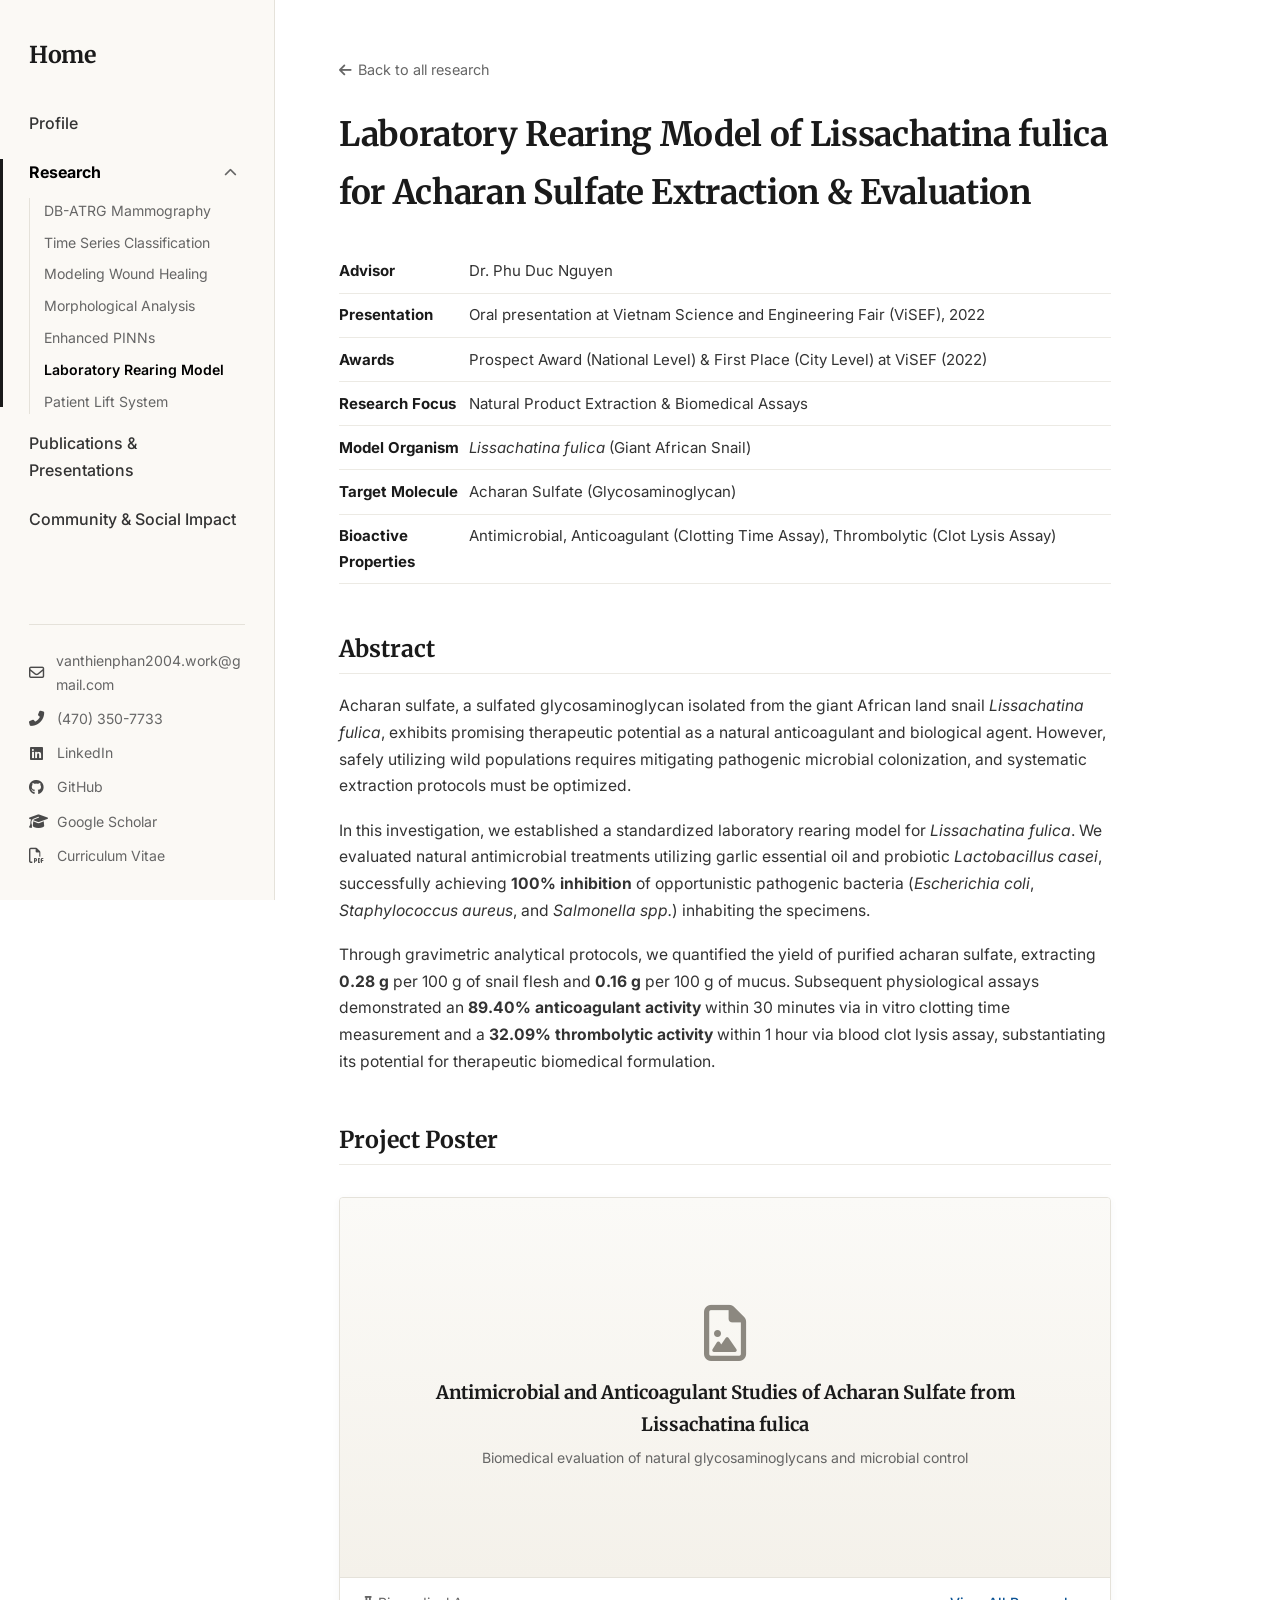
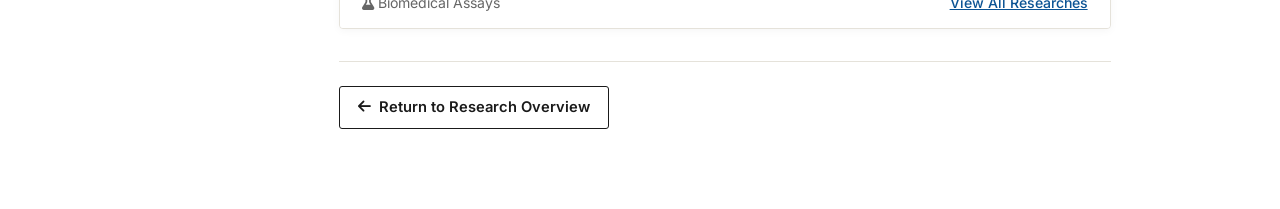
<file: research/acharan-sulfate.html>
<!DOCTYPE html>
<html lang="en">

<head>
    <meta charset="UTF-8">
    <meta name="viewport" content="width=device-width, initial-scale=1.0">
    <meta name="description"
        content="Laboratory Rearing Model of Lissachatina fulica for Acharan Sulfate Extraction & Evaluation — Van Phan.">
    <title>Acharan Sulfate Studies | Van Phan</title>

    <!-- Font Awesome & CSS -->
    <link rel="stylesheet" href="https://cdnjs.cloudflare.com/ajax/libs/font-awesome/6.5.1/css/all.min.css">
    <link rel="stylesheet" href="../styles.css">
</head>

<body>
    <!-- Mobile Header -->
    <header class="mobile-header">
        <a href="../index.html" class="mobile-title">Home</a>
        <button class="mobile-toggle" id="mobileToggle" aria-label="Toggle Navigation">
            <span></span>
            <span></span>
            <span></span>
        </button>
    </header>

    <div class="sidebar-overlay" id="sidebarOverlay"></div>

    <div class="app-container">
        <!-- Sidebar Navigation -->
        <aside class="sidebar" id="sidebar">
            <div class="sidebar-top">
                <a href="../index.html" class="sidebar-brand">
                    <div class="sidebar-title">Home</div>
                </a>

                <nav class="sidebar-nav">
                    <ul class="nav-list">
                        <li class="nav-item">
                            <div class="nav-link-row">
                                <a href="../index.html" class="nav-link">Profile</a>
                            </div>
                        </li>
                        <li class="nav-item has-active">
                            <div class="nav-link-row">
                                <a href="../research.html" class="nav-link">Research</a>
                                <button type="button" class="dropdown-toggle-btn" aria-label="Toggle Research Menu">
                                    <i class="fas fa-chevron-down dropdown-icon"></i>
                                </button>
                            </div>
                            <ul class="sub-nav-list">
                                <li><a href="db-atrg.html" class="sub-nav-link">DB-ATRG Mammography</a></li>
                                <li><a href="stroke-rehab.html" class="sub-nav-link">Time Series Classification</a></li>
                                <li><a href="wound-healing.html" class="sub-nav-link">Modeling Wound Healing</a></li>
                                <li><a href="rpe-morphology.html" class="sub-nav-link">Morphological Analysis</a></li>
                                <li><a href="pinns-cancer.html" class="sub-nav-link">Enhanced PINNs</a></li>
                                <li><a href="acharan-sulfate.html" class="sub-nav-link active">Laboratory Rearing
                                        Model</a></li>
                                <li><a href="patient-lift.html" class="sub-nav-link">Patient Lift System</a></li>
                            </ul>
                        </li>
                        <li class="nav-item">
                            <div class="nav-link-row">
                                <a href="../publications.html" class="nav-link">Publications &amp; Presentations</a>
                            </div>
                        </li>
                        <li class="nav-item">
                            <div class="nav-link-row">
                                <a href="../social-impact.html" class="nav-link">Community &amp; Social Impact</a>
                            </div>
                        </li>
                    </ul>
                </nav>
            </div>

            <!-- Sidebar Contact -->
            <div class="sidebar-contact">
                <ul class="contact-list">
                    <li class="contact-item">
                        <a href="mailto:vanthienphan2004.work@gmail.com" onclick="copyEmail(event)"
                            title="Click to copy email">
                            <i class="far fa-envelope"></i>
                            <span>vanthienphan2004.work@gmail.com</span>
                        </a>
                    </li>
                    <li class="contact-item">
                        <a href="tel:+14703507733">
                            <i class="fas fa-phone-alt"></i>
                            <span>(470) 350-7733</span>
                        </a>
                    </li>
                    <li class="contact-item">
                        <a href="https://www.linkedin.com/in/van-phan-241770242/" target="_blank"
                            rel="noopener noreferrer">
                            <i class="fab fa-linkedin"></i>
                            <span>LinkedIn</span>
                        </a>
                    </li>
                    <li class="contact-item">
                        <a href="https://github.com/vanthienphan2004" target="_blank" rel="noopener noreferrer">
                            <i class="fab fa-github"></i>
                            <span>GitHub</span>
                        </a>
                    </li>
                    <li class="contact-item">
                        <a href="https://scholar.google.com/citations?view_op=list_works&hl=en&user=SaQCGggAAAAJ"
                            target="_blank" rel="noopener noreferrer">
                            <i class="fas fa-graduation-cap"></i>
                            <span>Google Scholar</span>
                        </a>
                    </li>
                    <li class="contact-item">
                        <a href="../VanPhan_CV.pdf" target="_blank" rel="noopener noreferrer">
                            <i class="far fa-file-pdf"></i>
                            <span>Curriculum Vitae</span>
                        </a>
                    </li>
                </ul>
            </div>
        </aside>

        <!-- Main Content Area -->
        <main class="main-wrapper">
            <div class="content-container">
                <a href="../research.html" class="back-link">
                    <i class="fas fa-arrow-left"></i> Back to all research
                </a>

                <h1 class="page-title">Laboratory Rearing Model of Lissachatina fulica for Acharan Sulfate Extraction
                    &amp; Evaluation</h1>

                <!-- Research Metadata Table (No collaborators) -->
                <table class="project-meta-table">
                    <tbody>
                        <tr>
                            <td class="meta-label">Advisor</td>
                            <td class="meta-val">Dr. Phu Duc Nguyen</td>
                        </tr>
                        <tr>
                            <td class="meta-label">Presentation</td>
                            <td class="meta-val">Oral presentation at Vietnam Science and Engineering Fair (ViSEF), 2022</td>
                        </tr>
                        <tr>
                            <td class="meta-label">Awards</td>
                            <td class="meta-val">Prospect Award (National Level) &amp; First Place (City Level) at ViSEF (2022)</td>
                        </tr>
                        <tr>
                            <td class="meta-label">Research Focus</td>
                            <td class="meta-val">Natural Product Extraction &amp; Biomedical Assays</td>
                        </tr>
                        <tr>
                            <td class="meta-label">Model Organism</td>
                            <td class="meta-val"><em>Lissachatina fulica</em> (Giant African Snail)</td>
                        </tr>
                        <tr>
                            <td class="meta-label">Target Molecule</td>
                            <td class="meta-val">Acharan Sulfate (Glycosaminoglycan)</td>
                        </tr>
                        <tr>
                            <td class="meta-label">Bioactive Properties</td>
                            <td class="meta-val">
                                Antimicrobial, Anticoagulant (Clotting Time Assay), Thrombolytic (Clot Lysis Assay)
                            </td>
                        </tr>
                    </tbody>
                </table>

                <!-- Abstract -->
                <h2 class="block-title">Abstract</h2>
                <p>
                    Acharan sulfate, a sulfated glycosaminoglycan isolated from the giant African land snail
                    <em>Lissachatina fulica</em>, exhibits promising therapeutic potential as a natural anticoagulant
                    and biological agent. However, safely utilizing wild populations requires mitigating pathogenic
                    microbial colonization, and systematic extraction protocols must be optimized.
                </p>
                <p>
                    In this investigation, we established a standardized laboratory rearing model for <em>Lissachatina
                        fulica</em>. We evaluated natural antimicrobial treatments utilizing garlic essential oil and
                    probiotic <em>Lactobacillus casei</em>, successfully achieving <strong>100% inhibition</strong> of
                    opportunistic pathogenic bacteria (<em>Escherichia coli</em>, <em>Staphylococcus aureus</em>, and
                    <em>Salmonella spp.</em>) inhabiting the specimens.
                </p>
                <p>
                    Through gravimetric analytical protocols, we quantified the yield of purified acharan sulfate,
                    extracting <strong>0.28 g</strong> per 100 g of snail flesh and <strong>0.16 g</strong> per 100 g of
                    mucus. Subsequent physiological assays demonstrated an <strong>89.40% anticoagulant
                        activity</strong> within 30 minutes via in vitro clotting time measurement and a <strong>32.09%
                        thrombolytic activity</strong> within 1 hour via blood clot lysis assay, substantiating its
                    potential for therapeutic biomedical formulation.
                </p>

                <!-- Placeholder for Poster -->
                <h2 class="block-title">Project Poster</h2>
                <div class="poster-container">
                    <div class="poster-preview-box">
                        <i class="far fa-file-image"></i>
                        <h4>Antimicrobial and Anticoagulant Studies of Acharan Sulfate from Lissachatina fulica</h4>
                        <p>Biomedical evaluation of natural glycosaminoglycans and microbial control</p>
                    </div>
                    <div class="poster-toolbar">
                        <span><i class="fas fa-flask"></i> Biomedical Assays</span>
                        <div class="poster-toolbar-links">
                            <a href="../research.html">View All Researches</a>
                        </div>
                    </div>
                </div>

                <!-- Action Links -->
                <div class="project-btn-row">
                    <a href="../research.html" class="btn-cv">
                        <i class="fas fa-arrow-left"></i> Return to Research Overview
                    </a>
                </div>
            </div>
        </main>
    </div>

    <script src="../script.js"></script>
</body>

</html>
</file>
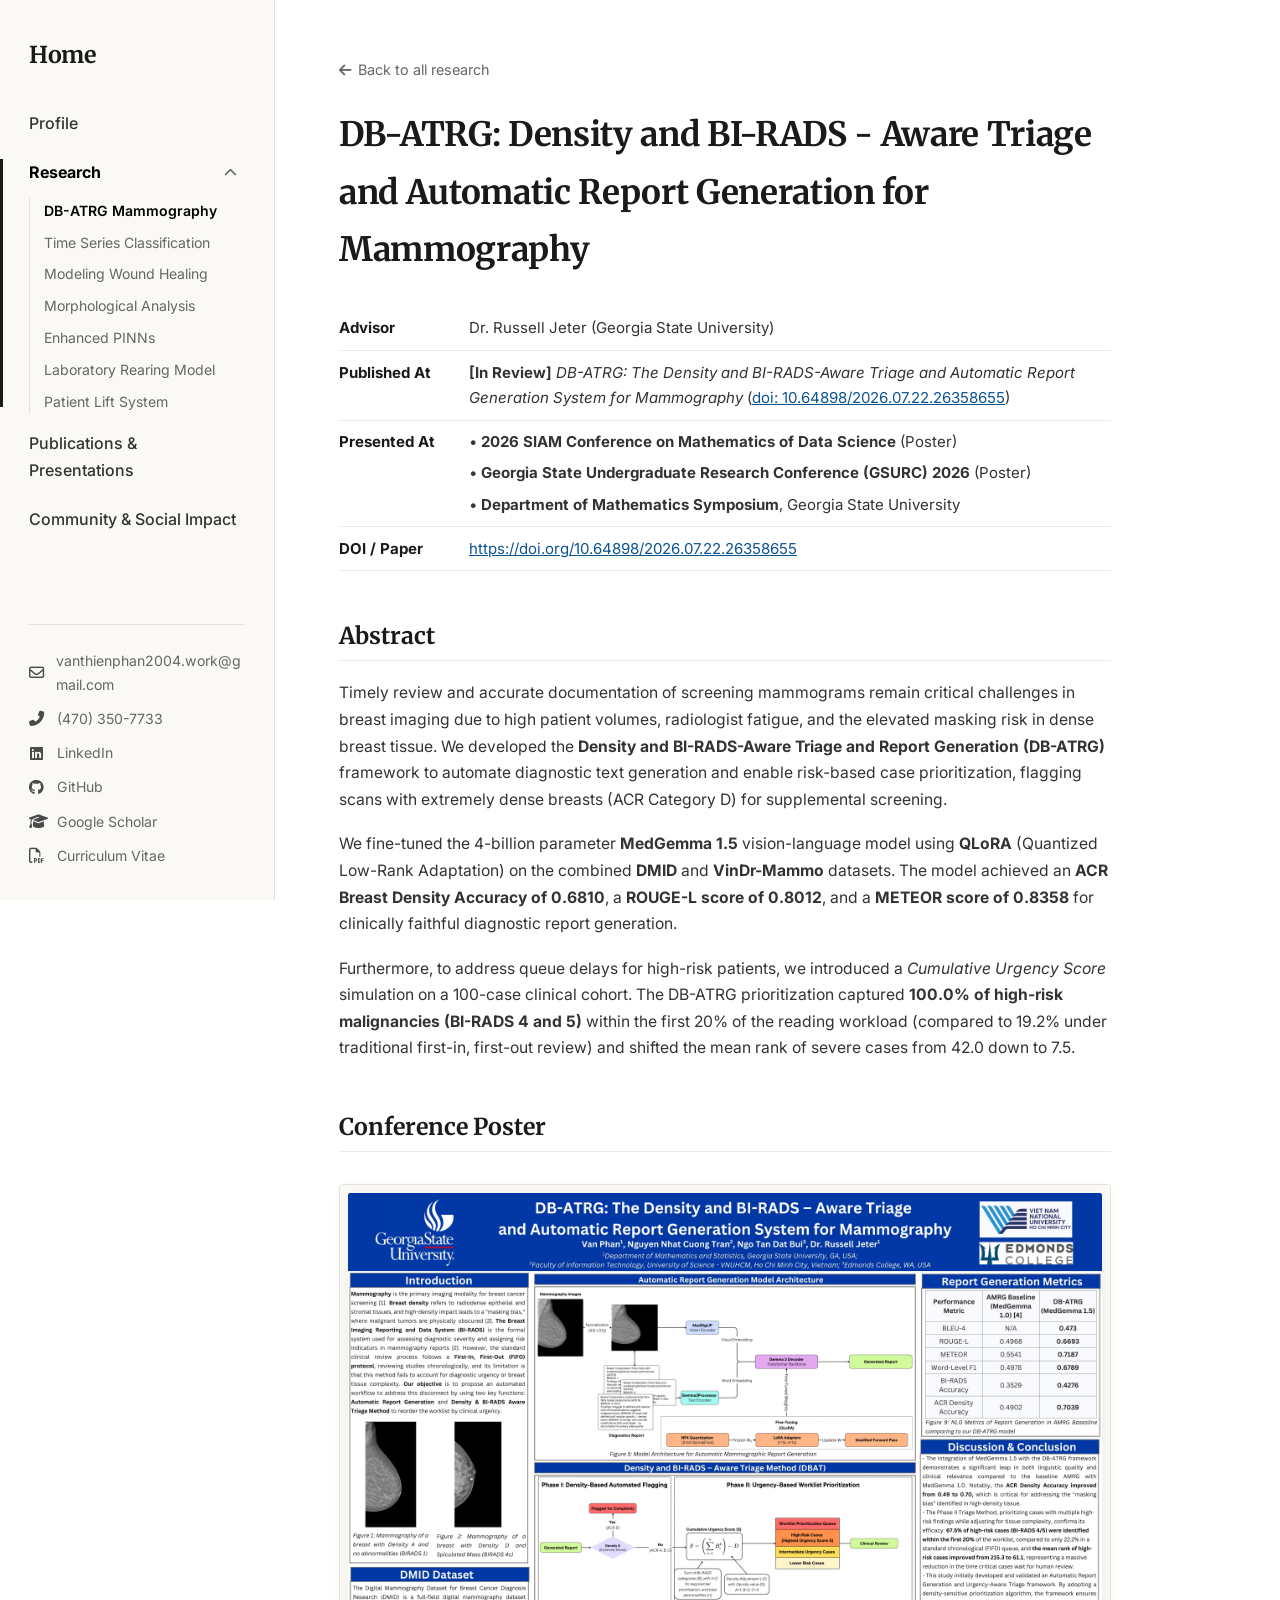
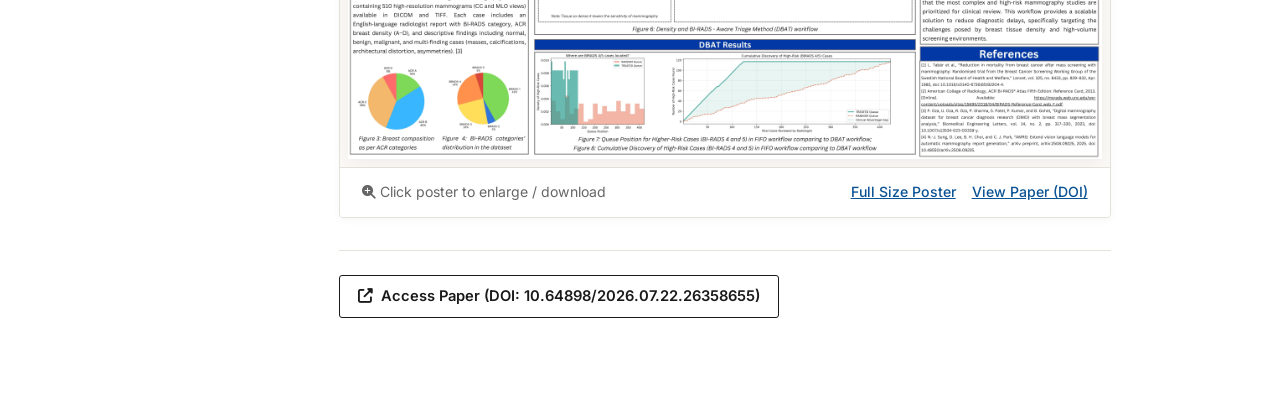
<file: research/db-atrg.html>
<!DOCTYPE html>
<html lang="en">

<head>
    <meta charset="UTF-8">
    <meta name="viewport" content="width=device-width, initial-scale=1.0">
    <meta name="description"
        content="DB-ATRG: The Density and BI-RADS-Aware Triage and Automatic Report Generation System for Mammography — Van Phan.">
    <title>DB-ATRG Mammography | Van Phan</title>

    <!-- Font Awesome & CSS -->
    <link rel="stylesheet" href="https://cdnjs.cloudflare.com/ajax/libs/font-awesome/6.5.1/css/all.min.css">
    <link rel="stylesheet" href="../styles.css">
</head>

<body>
    <!-- Mobile Header -->
    <header class="mobile-header">
        <a href="../index.html" class="mobile-title">Home</a>
        <button class="mobile-toggle" id="mobileToggle" aria-label="Toggle Navigation">
            <span></span>
            <span></span>
            <span></span>
        </button>
    </header>

    <div class="sidebar-overlay" id="sidebarOverlay"></div>

    <div class="app-container">
        <!-- Sidebar Navigation -->
        <aside class="sidebar" id="sidebar">
            <div class="sidebar-top">
                <a href="../index.html" class="sidebar-brand">
                    <div class="sidebar-title">Home</div>
                </a>

                <nav class="sidebar-nav">
                    <ul class="nav-list">
                        <li class="nav-item">
                            <div class="nav-link-row">
                                <a href="../index.html" class="nav-link">Profile</a>
                            </div>
                        </li>
                        <li class="nav-item has-active">
                            <div class="nav-link-row">
                                <a href="../research.html" class="nav-link">Research</a>
                                <button type="button" class="dropdown-toggle-btn" aria-label="Toggle Research Menu">
                                    <i class="fas fa-chevron-down dropdown-icon"></i>
                                </button>
                            </div>
                            <ul class="sub-nav-list">
                                <li><a href="db-atrg.html" class="sub-nav-link active">DB-ATRG Mammography</a></li>
                                <li><a href="stroke-rehab.html" class="sub-nav-link">Time Series Classification</a></li>
                                <li><a href="wound-healing.html" class="sub-nav-link">Modeling Wound Healing</a></li>
                                <li><a href="rpe-morphology.html" class="sub-nav-link">Morphological Analysis</a></li>
                                <li><a href="pinns-cancer.html" class="sub-nav-link">Enhanced PINNs</a></li>
                                <li><a href="acharan-sulfate.html" class="sub-nav-link">Laboratory Rearing Model</a>
                                </li>
                                <li><a href="patient-lift.html" class="sub-nav-link">Patient Lift System</a></li>
                            </ul>
                        </li>
                        <li class="nav-item">
                            <div class="nav-link-row">
                                <a href="../publications.html" class="nav-link">Publications &amp; Presentations</a>
                            </div>
                        </li>
                        <li class="nav-item">
                            <div class="nav-link-row">
                                <a href="../social-impact.html" class="nav-link">Community &amp; Social Impact</a>
                            </div>
                        </li>
                    </ul>
                </nav>
            </div>

            <!-- Sidebar Contact -->
            <div class="sidebar-contact">
                <ul class="contact-list">
                    <li class="contact-item">
                        <a href="mailto:vanthienphan2004.work@gmail.com" onclick="copyEmail(event)"
                            title="Click to copy email">
                            <i class="far fa-envelope"></i>
                            <span>vanthienphan2004.work@gmail.com</span>
                        </a>
                    </li>
                    <li class="contact-item">
                        <a href="tel:+14703507733">
                            <i class="fas fa-phone-alt"></i>
                            <span>(470) 350-7733</span>
                        </a>
                    </li>
                    <li class="contact-item">
                        <a href="https://www.linkedin.com/in/van-phan-241770242/" target="_blank"
                            rel="noopener noreferrer">
                            <i class="fab fa-linkedin"></i>
                            <span>LinkedIn</span>
                        </a>
                    </li>
                    <li class="contact-item">
                        <a href="https://github.com/vanthienphan2004" target="_blank" rel="noopener noreferrer">
                            <i class="fab fa-github"></i>
                            <span>GitHub</span>
                        </a>
                    </li>
                    <li class="contact-item">
                        <a href="https://scholar.google.com/citations?view_op=list_works&hl=en&user=SaQCGggAAAAJ"
                            target="_blank" rel="noopener noreferrer">
                            <i class="fas fa-graduation-cap"></i>
                            <span>Google Scholar</span>
                        </a>
                    </li>
                    <li class="contact-item">
                        <a href="../VanPhan_CV.pdf" target="_blank" rel="noopener noreferrer">
                            <i class="far fa-file-pdf"></i>
                            <span>Curriculum Vitae</span>
                        </a>
                    </li>
                </ul>
            </div>
        </aside>

        <!-- Main Content Area -->
        <main class="main-wrapper">
            <div class="content-container">
                <a href="../research.html" class="back-link">
                    <i class="fas fa-arrow-left"></i> Back to all research
                </a>

                <h1 class="page-title">DB-ATRG: Density and BI-RADS - Aware Triage and Automatic Report Generation for
                    Mammography</h1>

                <!-- Research Metadata Table (Collaborators removed) -->
                <table class="project-meta-table">
                    <tbody>
                        <tr>
                            <td class="meta-label">Advisor</td>
                            <td class="meta-val">Dr. Russell Jeter (Georgia State University)</td>
                        </tr>
                        <tr>
                            <td class="meta-label">Published At</td>
                            <td class="meta-val">
                                <strong>[In Review]</strong> <em>DB-ATRG: The Density and BI-RADS-Aware Triage and
                                    Automatic Report Generation System for Mammography</em>
                                (<a href="https://doi.org/10.64898/2026.07.22.26358655" target="_blank"
                                    class="text-link">doi: 10.64898/2026.07.22.26358655</a>)
                            </td>
                        </tr>
                        <tr>
                            <td class="meta-label">Presented At</td>
                            <td class="meta-val">
                                <ul style="list-style: none; display: flex; flex-direction: column; gap: 0.35rem;">
                                    <li>&bull; <strong>2026 SIAM Conference on Mathematics of Data Science</strong>
                                        (Poster)</li>
                                    <li>&bull; <strong>Georgia State Undergraduate Research Conference (GSURC)
                                            2026</strong> (Poster)</li>
                                    <li>&bull; <strong>Department of Mathematics Symposium</strong>, Georgia State
                                        University</li>
                                </ul>
                            </td>
                        </tr>
                        <tr>
                            <td class="meta-label">DOI / Paper</td>
                            <td class="meta-val">
                                <a href="https://doi.org/10.64898/2026.07.22.26358655" target="_blank"
                                    class="text-link">
                                    https://doi.org/10.64898/2026.07.22.26358655
                                </a>
                            </td>
                        </tr>
                    </tbody>
                </table>

                <!-- Abstract -->
                <h2 class="block-title">Abstract</h2>
                <p>
                    Timely review and accurate documentation of screening mammograms remain critical challenges in
                    breast imaging due to high patient volumes, radiologist fatigue, and the elevated masking risk in
                    dense breast tissue. We developed the <strong>Density and BI-RADS-Aware Triage and Report Generation
                        (DB-ATRG)</strong> framework to automate diagnostic text generation and enable risk-based case
                    prioritization, flagging scans with extremely dense breasts (ACR Category D) for supplemental
                    screening.
                </p>
                <p>
                    We fine-tuned the 4-billion parameter <strong>MedGemma 1.5</strong> vision-language model using
                    <strong>QLoRA</strong> (Quantized Low-Rank Adaptation) on the combined <strong>DMID</strong> and
                    <strong>VinDr-Mammo</strong> datasets. The model achieved an <strong>ACR Breast Density Accuracy of
                        0.6810</strong>, a <strong>ROUGE-L score of 0.8012</strong>, and a <strong>METEOR score of
                        0.8358</strong> for clinically faithful diagnostic report generation.
                </p>
                <p>
                    Furthermore, to address queue delays for high-risk patients, we introduced a <em>Cumulative Urgency
                        Score</em> simulation on a 100-case clinical cohort. The DB-ATRG prioritization captured
                    <strong>100.0% of high-risk malignancies (BI-RADS 4 and 5)</strong> within the first 20% of the
                    reading workload (compared to 19.2% under traditional first-in, first-out review) and shifted the
                    mean rank of severe cases from 42.0 down to 7.5.
                </p>

                <!-- Conference Poster -->
                <h2 class="block-title">Conference Poster</h2>
                <div class="poster-container">
                    <a href="../images/dbatrg_poster.jpg" target="_blank" rel="noopener noreferrer" class="poster-link"
                        title="Click to view full-resolution poster">
                        <img src="../images/dbatrg_poster.jpg"
                            alt="Accelerating Breast Cancer Diagnosis: AI-Driven Triage and Prioritization in Mammography Poster"
                            class="poster-img">
                    </a>
                    <div class="poster-toolbar">
                        <span><i class="fas fa-search-plus"></i> Click poster to enlarge / download</span>
                        <div class="poster-toolbar-links">
                            <a href="../images/dbatrg_poster.jpg" target="_blank" rel="noopener noreferrer">Full Size
                                Poster</a>
                            <a href="https://doi.org/10.64898/2026.07.22.26358655" target="_blank"
                                rel="noopener noreferrer">View Paper (DOI)</a>
                        </div>
                    </div>
                </div>

                <!-- Action Links -->
                <div class="project-btn-row">
                    <a href="https://doi.org/10.64898/2026.07.22.26358655" class="btn-cv" target="_blank"
                        rel="noopener noreferrer">
                        <i class="fas fa-external-link-alt"></i> Access Paper (DOI: 10.64898/2026.07.22.26358655)
                    </a>
                </div>
            </div>
        </main>
    </div>

    <script src="../script.js"></script>
</body>

</html>
</file>
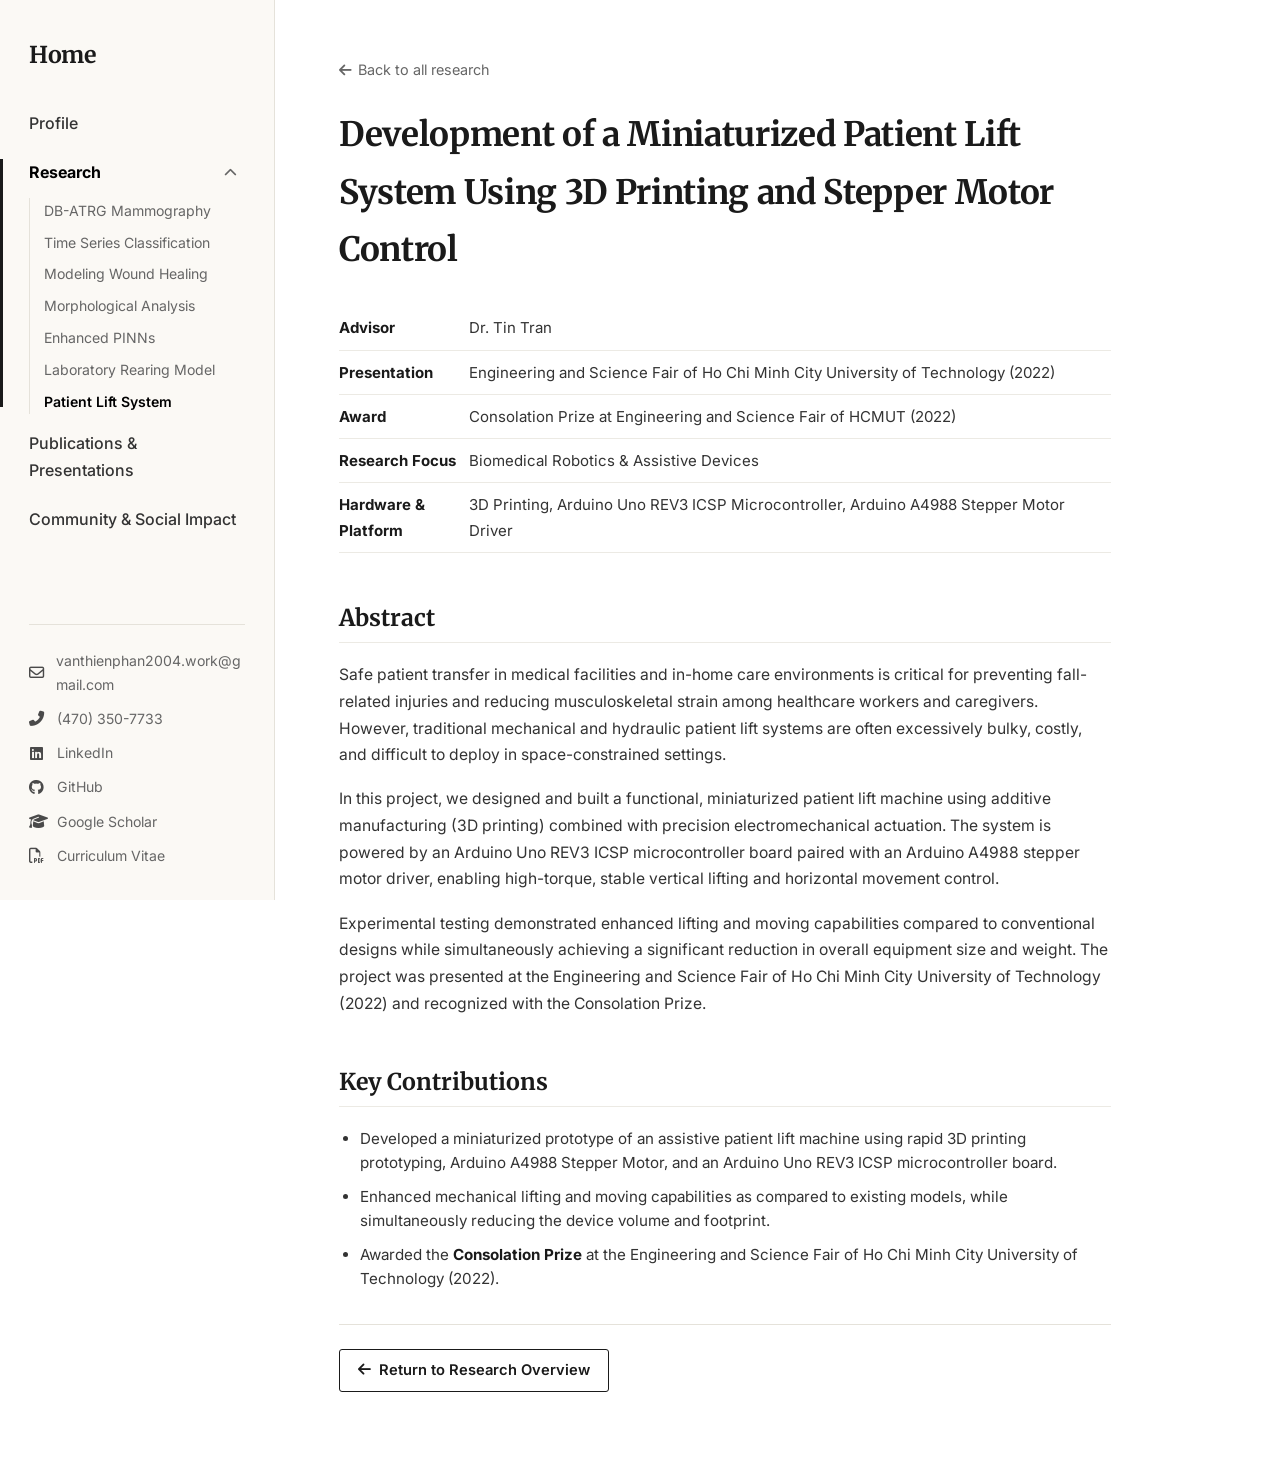
<file: research/patient-lift.html>
<!DOCTYPE html>
<html lang="en">

<head>
    <meta charset="UTF-8">
    <meta name="viewport" content="width=device-width, initial-scale=1.0">
    <meta name="description"
        content="Development of a Miniaturized Patient Lift System Using 3D Printing and Stepper Motor Control — Van Phan.">
    <title>Miniaturized Patient Lift System | Van Phan</title>

    <!-- Font Awesome & CSS -->
    <link rel="stylesheet" href="https://cdnjs.cloudflare.com/ajax/libs/font-awesome/6.5.1/css/all.min.css">
    <link rel="stylesheet" href="../styles.css">
</head>

<body>
    <!-- Mobile Header -->
    <header class="mobile-header">
        <a href="../index.html" class="mobile-title">Home</a>
        <button class="mobile-toggle" id="mobileToggle" aria-label="Toggle Navigation">
            <span></span>
            <span></span>
            <span></span>
        </button>
    </header>

    <div class="sidebar-overlay" id="sidebarOverlay"></div>

    <div class="app-container">
        <!-- Sidebar Navigation -->
        <aside class="sidebar" id="sidebar">
            <div class="sidebar-top">
                <a href="../index.html" class="sidebar-brand">
                    <div class="sidebar-title">Home</div>
                </a>

                <nav class="sidebar-nav">
                    <ul class="nav-list">
                        <li class="nav-item">
                            <div class="nav-link-row">
                                <a href="../index.html" class="nav-link">Profile</a>
                            </div>
                        </li>
                        <li class="nav-item has-active">
                            <div class="nav-link-row">
                                <a href="../research.html" class="nav-link">Research</a>
                                <button type="button" class="dropdown-toggle-btn" aria-label="Toggle Research Menu">
                                    <i class="fas fa-chevron-down dropdown-icon"></i>
                                </button>
                            </div>
                            <ul class="sub-nav-list">
                                <li><a href="db-atrg.html" class="sub-nav-link">DB-ATRG Mammography</a></li>
                                <li><a href="stroke-rehab.html" class="sub-nav-link">Time Series Classification</a></li>
                                <li><a href="wound-healing.html" class="sub-nav-link">Modeling Wound Healing</a></li>
                                <li><a href="rpe-morphology.html" class="sub-nav-link">Morphological Analysis</a></li>
                                <li><a href="pinns-cancer.html" class="sub-nav-link">Enhanced PINNs</a></li>
                                <li><a href="acharan-sulfate.html" class="sub-nav-link">Laboratory Rearing Model</a></li>
                                <li><a href="patient-lift.html" class="sub-nav-link active">Patient Lift System</a></li>
                            </ul>
                        </li>
                        <li class="nav-item">
                            <div class="nav-link-row">
                                <a href="../publications.html" class="nav-link">Publications &amp; Presentations</a>
                            </div>
                        </li>
                        <li class="nav-item">
                            <div class="nav-link-row">
                                <a href="../social-impact.html" class="nav-link">Community &amp; Social Impact</a>
                            </div>
                        </li>
                    </ul>
                </nav>
            </div>

            <!-- Sidebar Contact -->
            <div class="sidebar-contact">
                <ul class="contact-list">
                    <li class="contact-item">
                        <a href="mailto:vanthienphan2004.work@gmail.com" onclick="copyEmail(event)"
                            title="Click to copy email">
                            <i class="far fa-envelope"></i>
                            <span>vanthienphan2004.work@gmail.com</span>
                        </a>
                    </li>
                    <li class="contact-item">
                        <a href="tel:+14703507733">
                            <i class="fas fa-phone-alt"></i>
                            <span>(470) 350-7733</span>
                        </a>
                    </li>
                    <li class="contact-item">
                        <a href="https://www.linkedin.com/in/van-phan-241770242/" target="_blank"
                            rel="noopener noreferrer">
                            <i class="fab fa-linkedin"></i>
                            <span>LinkedIn</span>
                        </a>
                    </li>
                    <li class="contact-item">
                        <a href="https://github.com/vanthienphan2004" target="_blank" rel="noopener noreferrer">
                            <i class="fab fa-github"></i>
                            <span>GitHub</span>
                        </a>
                    </li>
                    <li class="contact-item">
                        <a href="https://scholar.google.com/citations?view_op=list_works&hl=en&user=SaQCGggAAAAJ"
                            target="_blank" rel="noopener noreferrer">
                            <i class="fas fa-graduation-cap"></i>
                            <span>Google Scholar</span>
                        </a>
                    </li>
                    <li class="contact-item">
                        <a href="../VanPhan_CV.pdf" target="_blank" rel="noopener noreferrer">
                            <i class="far fa-file-pdf"></i>
                            <span>Curriculum Vitae</span>
                        </a>
                    </li>
                </ul>
            </div>
        </aside>

        <!-- Main Content Area -->
        <main class="main-wrapper">
            <div class="content-container">
                <a href="../research.html" class="back-link">
                    <i class="fas fa-arrow-left"></i> Back to all research
                </a>

                <h1 class="page-title">Development of a Miniaturized Patient Lift System Using 3D Printing and Stepper Motor Control</h1>

                <!-- Research Metadata Table (No collaborators) -->
                <table class="project-meta-table">
                    <tbody>
                        <tr>
                            <td class="meta-label">Advisor</td>
                            <td class="meta-val">Dr. Tin Tran</td>
                        </tr>
                        <tr>
                            <td class="meta-label">Presentation</td>
                            <td class="meta-val">Engineering and Science Fair of Ho Chi Minh City University of Technology (2022)</td>
                        </tr>
                        <tr>
                            <td class="meta-label">Award</td>
                            <td class="meta-val">Consolation Prize at Engineering and Science Fair of HCMUT (2022)</td>
                        </tr>
                        <tr>
                            <td class="meta-label">Research Focus</td>
                            <td class="meta-val">Biomedical Robotics &amp; Assistive Devices</td>
                        </tr>
                        <tr>
                            <td class="meta-label">Hardware &amp; Platform</td>
                            <td class="meta-val">3D Printing, Arduino Uno REV3 ICSP Microcontroller, Arduino A4988 Stepper Motor Driver</td>
                        </tr>
                    </tbody>
                </table>

                <!-- Abstract / Overview -->
                <h2 class="block-title">Abstract</h2>
                <p>
                    Safe patient transfer in medical facilities and in-home care environments is critical for preventing fall-related injuries and reducing musculoskeletal strain among healthcare workers and caregivers. However, traditional mechanical and hydraulic patient lift systems are often excessively bulky, costly, and difficult to deploy in space-constrained settings.
                </p>
                <p>
                    In this project, we designed and built a functional, miniaturized patient lift machine using additive manufacturing (3D printing) combined with precision electromechanical actuation. The system is powered by an Arduino Uno REV3 ICSP microcontroller board paired with an Arduino A4988 stepper motor driver, enabling high-torque, stable vertical lifting and horizontal movement control.
                </p>
                <p>
                    Experimental testing demonstrated enhanced lifting and moving capabilities compared to conventional designs while simultaneously achieving a significant reduction in overall equipment size and weight. The project was presented at the Engineering and Science Fair of Ho Chi Minh City University of Technology (2022) and recognized with the Consolation Prize.
                </p>

                <!-- Project Highlights Box -->
                <h2 class="block-title">Key Contributions</h2>
                <ul class="academic-list">
                    <li>Developed a miniaturized prototype of an assistive patient lift machine using rapid 3D printing prototyping, Arduino A4988 Stepper Motor, and an Arduino Uno REV3 ICSP microcontroller board.</li>
                    <li>Enhanced mechanical lifting and moving capabilities as compared to existing models, while simultaneously reducing the device volume and footprint.</li>
                    <li>Awarded the <strong>Consolation Prize</strong> at the Engineering and Science Fair of Ho Chi Minh City University of Technology (2022).</li>
                </ul>

                <!-- Action Links -->
                <div class="project-btn-row" style="margin-top: 2rem;">
                    <a href="../research.html" class="btn-cv">
                        <i class="fas fa-arrow-left"></i> Return to Research Overview
                    </a>
                </div>
            </div>
        </main>
    </div>

    <script src="../script.js"></script>
</body>

</html>
</file>
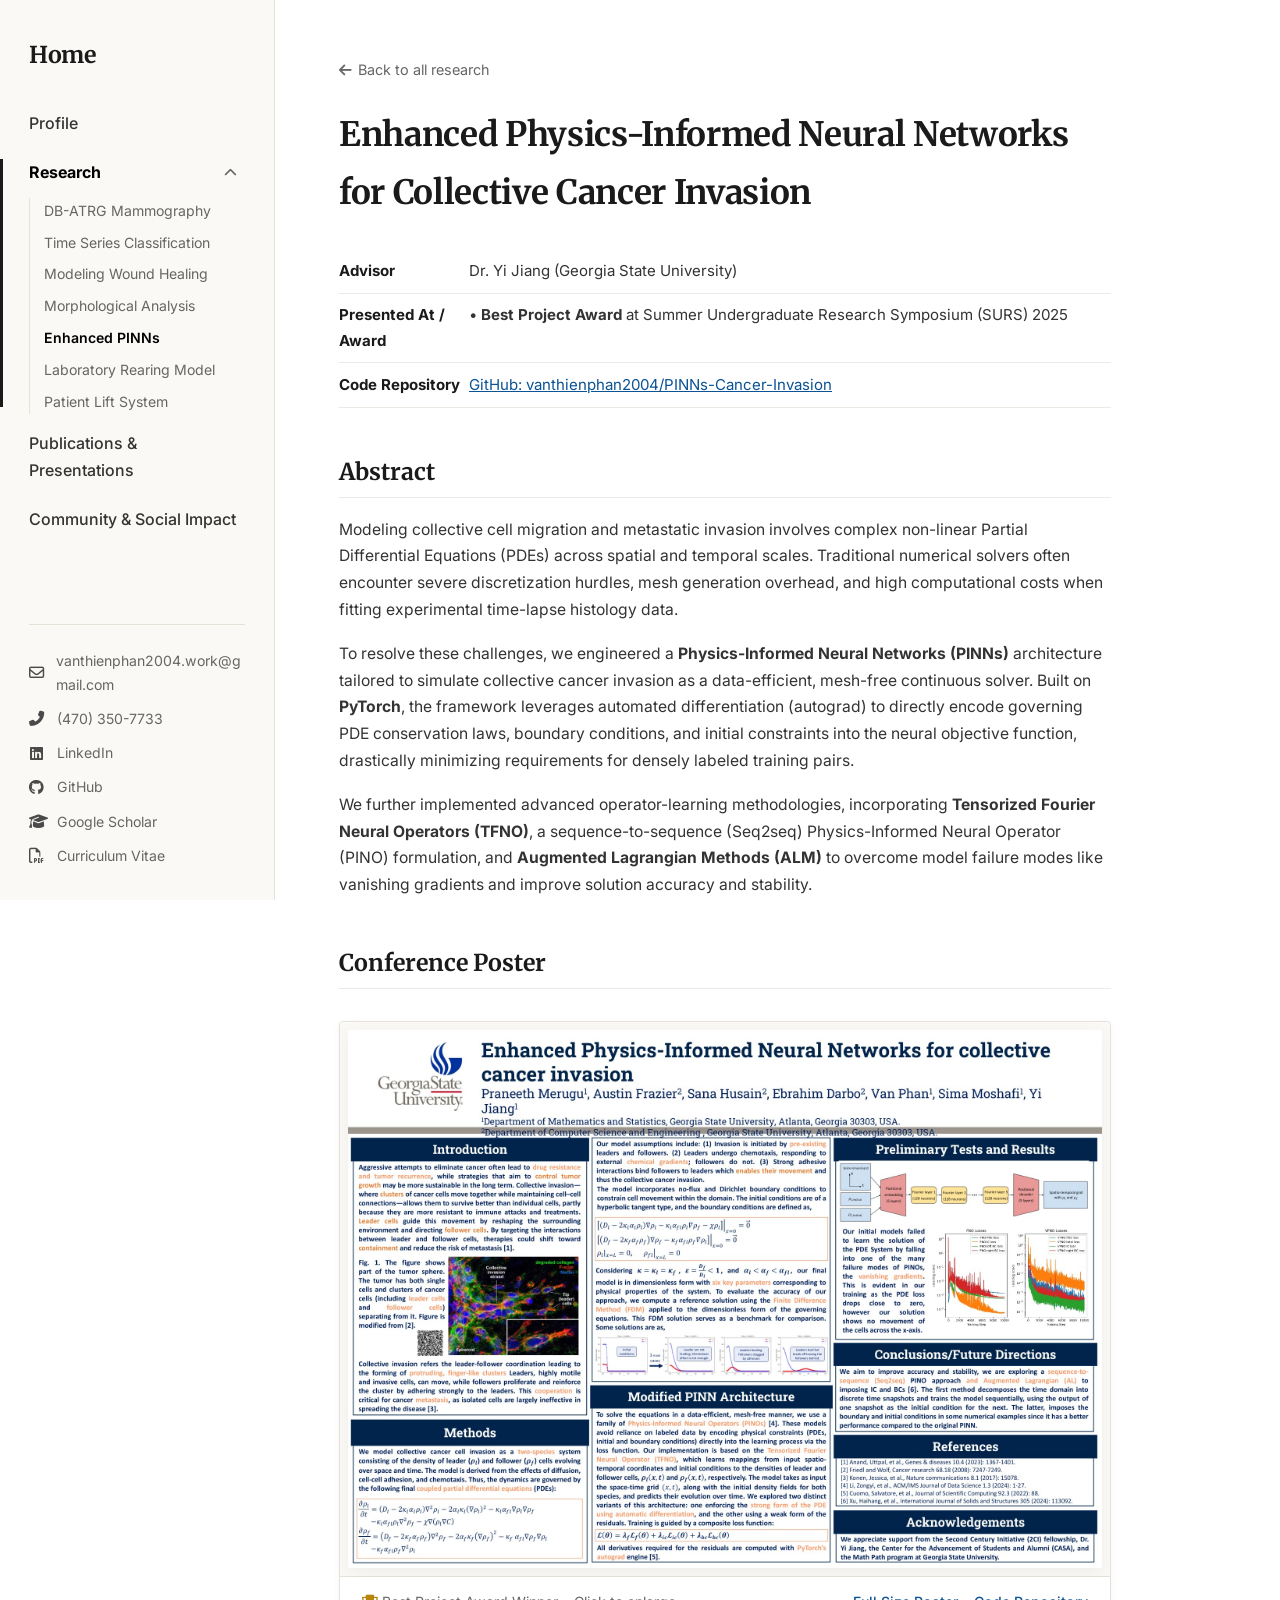
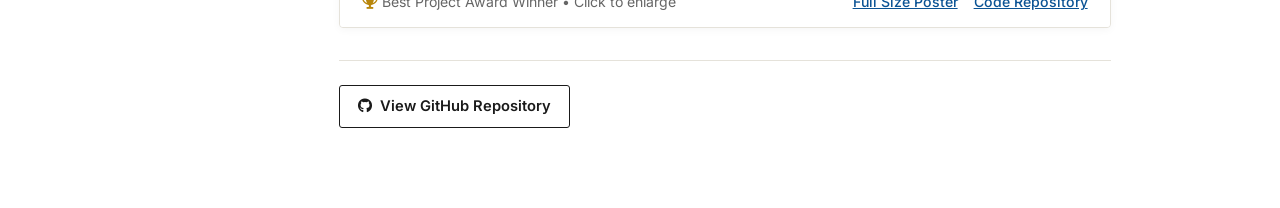
<file: research/pinns-cancer.html>
<!DOCTYPE html>
<html lang="en">

<head>
    <meta charset="UTF-8">
    <meta name="viewport" content="width=device-width, initial-scale=1.0">
    <meta name="description"
        content="Enhanced Physics-Informed Neural Networks for Collective Cancer Invasion — Van Phan.">
    <title>PINNs Cancer Invasion | Van Phan</title>

    <!-- Font Awesome & CSS -->
    <link rel="stylesheet" href="https://cdnjs.cloudflare.com/ajax/libs/font-awesome/6.5.1/css/all.min.css">
    <link rel="stylesheet" href="../styles.css">
</head>

<body>
    <!-- Mobile Header -->
    <header class="mobile-header">
        <a href="../index.html" class="mobile-title">Home</a>
        <button class="mobile-toggle" id="mobileToggle" aria-label="Toggle Navigation">
            <span></span>
            <span></span>
            <span></span>
        </button>
    </header>

    <div class="sidebar-overlay" id="sidebarOverlay"></div>

    <div class="app-container">
        <!-- Sidebar Navigation -->
        <aside class="sidebar" id="sidebar">
            <div class="sidebar-top">
                <a href="../index.html" class="sidebar-brand">
                    <div class="sidebar-title">Home</div>
                </a>

                <nav class="sidebar-nav">
                    <ul class="nav-list">
                        <li class="nav-item">
                            <div class="nav-link-row">
                                <a href="../index.html" class="nav-link">Profile</a>
                            </div>
                        </li>
                        <li class="nav-item has-active">
                            <div class="nav-link-row">
                                <a href="../research.html" class="nav-link">Research</a>
                                <button type="button" class="dropdown-toggle-btn" aria-label="Toggle Research Menu">
                                    <i class="fas fa-chevron-down dropdown-icon"></i>
                                </button>
                            </div>
                            <ul class="sub-nav-list">
                                <li><a href="db-atrg.html" class="sub-nav-link">DB-ATRG Mammography</a></li>
                                <li><a href="stroke-rehab.html" class="sub-nav-link">Time Series Classification</a></li>
                                <li><a href="wound-healing.html" class="sub-nav-link">Modeling Wound Healing</a></li>
                                <li><a href="rpe-morphology.html" class="sub-nav-link">Morphological Analysis</a></li>
                                <li><a href="pinns-cancer.html" class="sub-nav-link active">Enhanced PINNs</a></li>
                                <li><a href="acharan-sulfate.html" class="sub-nav-link">Laboratory Rearing Model</a>
                                </li>
                                <li><a href="patient-lift.html" class="sub-nav-link">Patient Lift System</a></li>
                            </ul>
                        </li>
                        <li class="nav-item">
                            <div class="nav-link-row">
                                <a href="../publications.html" class="nav-link">Publications &amp; Presentations</a>
                            </div>
                        </li>
                        <li class="nav-item">
                            <div class="nav-link-row">
                                <a href="../social-impact.html" class="nav-link">Community &amp; Social Impact</a>
                            </div>
                        </li>
                    </ul>
                </nav>
            </div>

            <!-- Sidebar Contact -->
            <div class="sidebar-contact">
                <ul class="contact-list">
                    <li class="contact-item">
                        <a href="mailto:vanthienphan2004.work@gmail.com" onclick="copyEmail(event)"
                            title="Click to copy email">
                            <i class="far fa-envelope"></i>
                            <span>vanthienphan2004.work@gmail.com</span>
                        </a>
                    </li>
                    <li class="contact-item">
                        <a href="tel:+14703507733">
                            <i class="fas fa-phone-alt"></i>
                            <span>(470) 350-7733</span>
                        </a>
                    </li>
                    <li class="contact-item">
                        <a href="https://www.linkedin.com/in/van-phan-241770242/" target="_blank"
                            rel="noopener noreferrer">
                            <i class="fab fa-linkedin"></i>
                            <span>LinkedIn</span>
                        </a>
                    </li>
                    <li class="contact-item">
                        <a href="https://github.com/vanthienphan2004" target="_blank" rel="noopener noreferrer">
                            <i class="fab fa-github"></i>
                            <span>GitHub</span>
                        </a>
                    </li>
                    <li class="contact-item">
                        <a href="https://scholar.google.com/citations?view_op=list_works&hl=en&user=SaQCGggAAAAJ"
                            target="_blank" rel="noopener noreferrer">
                            <i class="fas fa-graduation-cap"></i>
                            <span>Google Scholar</span>
                        </a>
                    </li>
                    <li class="contact-item">
                        <a href="../VanPhan_CV.pdf" target="_blank" rel="noopener noreferrer">
                            <i class="far fa-file-pdf"></i>
                            <span>Curriculum Vitae</span>
                        </a>
                    </li>
                </ul>
            </div>
        </aside>

        <!-- Main Content Area -->
        <main class="main-wrapper">
            <div class="content-container">
                <a href="../research.html" class="back-link">
                    <i class="fas fa-arrow-left"></i> Back to all research
                </a>

                <h1 class="page-title">Enhanced Physics-Informed Neural Networks for Collective Cancer Invasion</h1>

                <!-- Research Metadata Table (Collaborators removed) -->
                <table class="project-meta-table">
                    <tbody>
                        <tr>
                            <td class="meta-label">Advisor</td>
                            <td class="meta-val">Dr. Yi Jiang (Georgia State University)</td>
                        </tr>
                        <tr>
                            <td class="meta-label">Presented At / Award</td>
                            <td class="meta-val">
                                &bull; <strong>Best Project Award</strong> at Summer Undergraduate Research Symposium
                                (SURS) 2025
                            </td>
                        </tr>
                        <tr>
                            <td class="meta-label">Code Repository</td>
                            <td class="meta-val">
                                <a href="https://github.com/vanthienphan2004/Physics-Informed-Neural-Networks-for-Collective-Cancer-Invasion"
                                    target="_blank" class="text-link">
                                    GitHub: vanthienphan2004/PINNs-Cancer-Invasion
                                </a>
                            </td>
                        </tr>
                    </tbody>
                </table>

                <!-- Abstract -->
                <h2 class="block-title">Abstract</h2>
                <p>
                    Modeling collective cell migration and metastatic invasion involves complex non-linear Partial
                    Differential Equations (PDEs) across spatial and temporal scales. Traditional numerical solvers
                    often encounter severe discretization hurdles, mesh generation overhead, and high computational
                    costs when fitting experimental time-lapse histology data.
                </p>
                <p>
                    To resolve these challenges, we engineered a <strong>Physics-Informed Neural Networks
                        (PINNs)</strong> architecture tailored to simulate collective cancer invasion as a
                    data-efficient, mesh-free continuous solver. Built on <strong>PyTorch</strong>, the framework
                    leverages automated differentiation (autograd) to directly encode governing PDE conservation laws,
                    boundary conditions, and initial constraints into the neural objective function, drastically
                    minimizing requirements for densely labeled training pairs.
                </p>
                <p>
                    We further implemented advanced operator-learning methodologies, incorporating <strong>Tensorized
                        Fourier Neural Operators (TFNO)</strong>, a sequence-to-sequence (Seq2seq) Physics-Informed
                    Neural Operator (PINO) formulation, and <strong>Augmented Lagrangian Methods (ALM)</strong> to
                    overcome model failure modes like vanishing gradients and improve solution accuracy and stability.
                </p>

                <!-- Conference Poster -->
                <h2 class="block-title">Conference Poster</h2>
                <div class="poster-container">
                    <a href="../images/pinns_poster.jpeg" target="_blank" rel="noopener noreferrer" class="poster-link"
                        title="Click to view full-resolution poster">
                        <img src="../images/pinns_poster.jpeg"
                            alt="Enhanced Physics-Informed Neural Networks for Collective Cancer Invasion Poster"
                            class="poster-img">
                    </a>
                    <div class="poster-toolbar">
                        <span><i class="fas fa-trophy" style="color: #b8860b;"></i> Best Project Award Winner &bull;
                            Click to enlarge</span>
                        <div class="poster-toolbar-links">
                            <a href="../images/pinns_poster.jpeg" target="_blank" rel="noopener noreferrer">Full Size
                                Poster</a>
                            <a href="https://github.com/vanthienphan2004/Physics-Informed-Neural-Networks-for-Collective-Cancer-Invasion"
                                target="_blank" rel="noopener noreferrer">Code Repository</a>
                        </div>
                    </div>
                </div>

                <!-- Action Links -->
                <div class="project-btn-row">
                    <a href="https://github.com/vanthienphan2004/Physics-Informed-Neural-Networks-for-Collective-Cancer-Invasion"
                        class="btn-cv" target="_blank" rel="noopener noreferrer">
                        <i class="fab fa-github"></i> View GitHub Repository
                    </a>
                </div>
            </div>
        </main>
    </div>

    <script src="../script.js"></script>
</body>

</html>
</file>
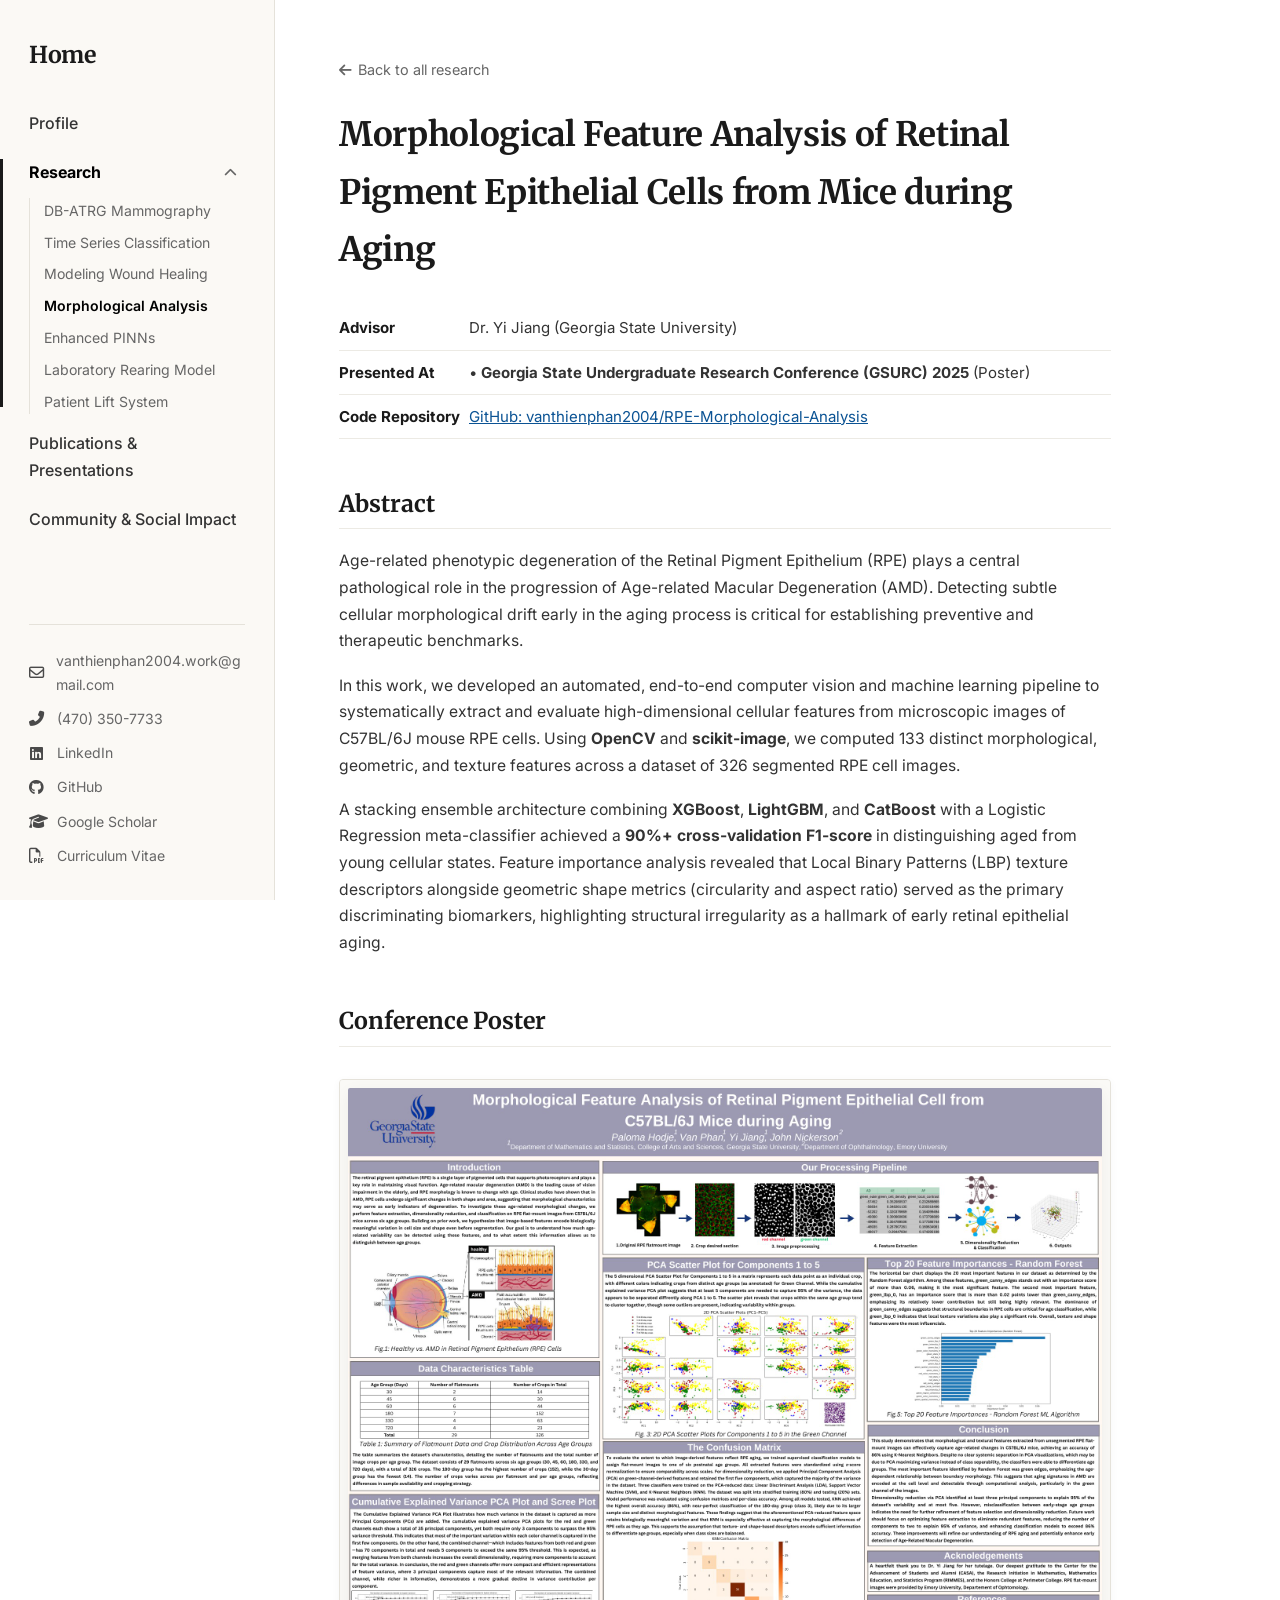
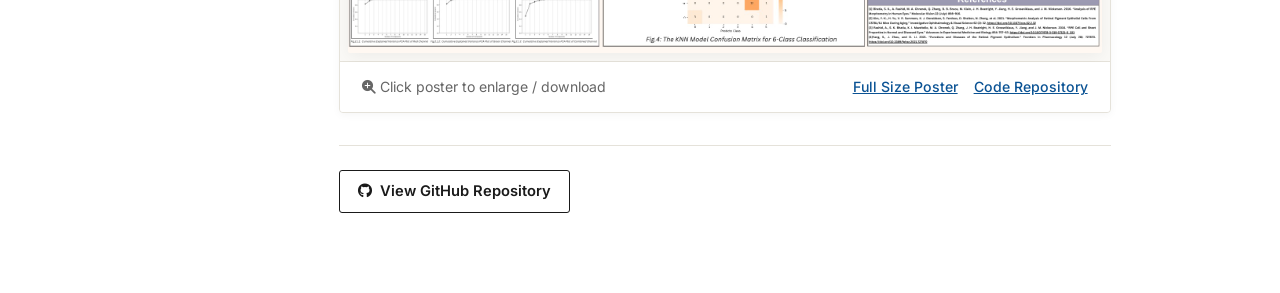
<file: research/rpe-morphology.html>
<!DOCTYPE html>
<html lang="en">

<head>
    <meta charset="UTF-8">
    <meta name="viewport" content="width=device-width, initial-scale=1.0">
    <meta name="description"
        content="Morphological Feature Analysis of Retinal Pigment Epithelial Cells from Mice during Aging — Van Phan.">
    <title>RPE Cell Morphology | Van Phan</title>

    <!-- Font Awesome & CSS -->
    <link rel="stylesheet" href="https://cdnjs.cloudflare.com/ajax/libs/font-awesome/6.5.1/css/all.min.css">
    <link rel="stylesheet" href="../styles.css">
</head>

<body>
    <!-- Mobile Header -->
    <header class="mobile-header">
        <a href="../index.html" class="mobile-title">Home</a>
        <button class="mobile-toggle" id="mobileToggle" aria-label="Toggle Navigation">
            <span></span>
            <span></span>
            <span></span>
        </button>
    </header>

    <div class="sidebar-overlay" id="sidebarOverlay"></div>

    <div class="app-container">
        <!-- Sidebar Navigation -->
        <aside class="sidebar" id="sidebar">
            <div class="sidebar-top">
                <a href="../index.html" class="sidebar-brand">
                    <div class="sidebar-title">Home</div>
                </a>

                <nav class="sidebar-nav">
                    <ul class="nav-list">
                        <li class="nav-item">
                            <div class="nav-link-row">
                                <a href="../index.html" class="nav-link">Profile</a>
                            </div>
                        </li>
                        <li class="nav-item has-active">
                            <div class="nav-link-row">
                                <a href="../research.html" class="nav-link">Research</a>
                                <button type="button" class="dropdown-toggle-btn" aria-label="Toggle Research Menu">
                                    <i class="fas fa-chevron-down dropdown-icon"></i>
                                </button>
                            </div>
                            <ul class="sub-nav-list">
                                <li><a href="db-atrg.html" class="sub-nav-link">DB-ATRG Mammography</a></li>
                                <li><a href="stroke-rehab.html" class="sub-nav-link">Time Series Classification</a></li>
                                <li><a href="wound-healing.html" class="sub-nav-link">Modeling Wound Healing</a></li>
                                <li><a href="rpe-morphology.html" class="sub-nav-link active">Morphological Analysis</a>
                                </li>
                                <li><a href="pinns-cancer.html" class="sub-nav-link">Enhanced PINNs</a></li>
                                <li><a href="acharan-sulfate.html" class="sub-nav-link">Laboratory Rearing Model</a>
                                </li>
                                <li><a href="patient-lift.html" class="sub-nav-link">Patient Lift System</a></li>
                            </ul>
                        </li>
                        <li class="nav-item">
                            <div class="nav-link-row">
                                <a href="../publications.html" class="nav-link">Publications &amp; Presentations</a>
                            </div>
                        </li>
                        <li class="nav-item">
                            <div class="nav-link-row">
                                <a href="../social-impact.html" class="nav-link">Community &amp; Social Impact</a>
                            </div>
                        </li>
                    </ul>
                </nav>
            </div>

            <!-- Sidebar Contact -->
            <div class="sidebar-contact">
                <ul class="contact-list">
                    <li class="contact-item">
                        <a href="mailto:vanthienphan2004.work@gmail.com" onclick="copyEmail(event)"
                            title="Click to copy email">
                            <i class="far fa-envelope"></i>
                            <span>vanthienphan2004.work@gmail.com</span>
                        </a>
                    </li>
                    <li class="contact-item">
                        <a href="tel:+14703507733">
                            <i class="fas fa-phone-alt"></i>
                            <span>(470) 350-7733</span>
                        </a>
                    </li>
                    <li class="contact-item">
                        <a href="https://www.linkedin.com/in/van-phan-241770242/" target="_blank"
                            rel="noopener noreferrer">
                            <i class="fab fa-linkedin"></i>
                            <span>LinkedIn</span>
                        </a>
                    </li>
                    <li class="contact-item">
                        <a href="https://github.com/vanthienphan2004" target="_blank" rel="noopener noreferrer">
                            <i class="fab fa-github"></i>
                            <span>GitHub</span>
                        </a>
                    </li>
                    <li class="contact-item">
                        <a href="https://scholar.google.com/citations?view_op=list_works&hl=en&user=SaQCGggAAAAJ"
                            target="_blank" rel="noopener noreferrer">
                            <i class="fas fa-graduation-cap"></i>
                            <span>Google Scholar</span>
                        </a>
                    </li>
                    <li class="contact-item">
                        <a href="../VanPhan_CV.pdf" target="_blank" rel="noopener noreferrer">
                            <i class="far fa-file-pdf"></i>
                            <span>Curriculum Vitae</span>
                        </a>
                    </li>
                </ul>
            </div>
        </aside>

        <!-- Main Content Area -->
        <main class="main-wrapper">
            <div class="content-container">
                <a href="../research.html" class="back-link">
                    <i class="fas fa-arrow-left"></i> Back to all research
                </a>

                <h1 class="page-title">Morphological Feature Analysis of Retinal Pigment Epithelial Cells from Mice
                    during Aging</h1>

                <!-- Research Metadata Table (Collaborators removed) -->
                <table class="project-meta-table">
                    <tbody>
                        <tr>
                            <td class="meta-label">Advisor</td>
                            <td class="meta-val">Dr. Yi Jiang (Georgia State University)</td>
                        </tr>
                        <tr>
                            <td class="meta-label">Presented At</td>
                            <td class="meta-val">
                                &bull; <strong>Georgia State Undergraduate Research Conference (GSURC) 2025</strong>
                                (Poster)
                            </td>
                        </tr>
                        <tr>
                            <td class="meta-label">Code Repository</td>
                            <td class="meta-val">
                                <a href="https://github.com/vanthienphan2004/Morphological-Feature-Analysis-of-Retinal-Pigment-Epithelial-Cells-from-C57BL-6J-Mice-During-Aging"
                                    target="_blank" class="text-link">
                                    GitHub: vanthienphan2004/RPE-Morphological-Analysis
                                </a>
                            </td>
                        </tr>
                    </tbody>
                </table>

                <!-- Abstract -->
                <h2 class="block-title">Abstract</h2>
                <p>
                    Age-related phenotypic degeneration of the Retinal Pigment Epithelium (RPE) plays a central
                    pathological role in the progression of Age-related Macular Degeneration (AMD). Detecting subtle
                    cellular morphological drift early in the aging process is critical for establishing preventive and
                    therapeutic benchmarks.
                </p>
                <p>
                    In this work, we developed an automated, end-to-end computer vision and machine learning pipeline to
                    systematically extract and evaluate high-dimensional cellular features from microscopic images of
                    C57BL/6J mouse RPE cells. Using <strong>OpenCV</strong> and <strong>scikit-image</strong>, we
                    computed 133 distinct morphological, geometric, and texture features across a dataset of 326
                    segmented RPE cell images.
                </p>
                <p>
                    A stacking ensemble architecture combining <strong>XGBoost</strong>, <strong>LightGBM</strong>, and
                    <strong>CatBoost</strong> with a Logistic Regression meta-classifier achieved a <strong>90%+
                        cross-validation F1-score</strong> in distinguishing aged from young cellular states. Feature
                    importance analysis revealed that Local Binary Patterns (LBP) texture descriptors alongside
                    geometric shape metrics (circularity and aspect ratio) served as the primary discriminating
                    biomarkers, highlighting structural irregularity as a hallmark of early retinal epithelial aging.
                </p>

                <!-- Conference Poster -->
                <h2 class="block-title">Conference Poster</h2>
                <div class="poster-container">
                    <a href="../images/morphological_poster.jpeg" target="_blank" rel="noopener noreferrer"
                        class="poster-link" title="Click to view full-resolution poster">
                        <img src="../images/morphological_poster.jpeg"
                            alt="Morphological Feature Analysis of Retinal Pigment Epithelial Cells Poster"
                            class="poster-img">
                    </a>
                    <div class="poster-toolbar">
                        <span><i class="fas fa-search-plus"></i> Click poster to enlarge / download</span>
                        <div class="poster-toolbar-links">
                            <a href="../images/morphological_poster.jpeg" target="_blank" rel="noopener noreferrer">Full
                                Size Poster</a>
                            <a href="https://github.com/vanthienphan2004/Morphological-Feature-Analysis-of-Retinal-Pigment-Epithelial-Cells-from-C57BL-6J-Mice-During-Aging"
                                target="_blank" rel="noopener noreferrer">Code Repository</a>
                        </div>
                    </div>
                </div>

                <!-- Action Links -->
                <div class="project-btn-row">
                    <a href="https://github.com/vanthienphan2004/Morphological-Feature-Analysis-of-Retinal-Pigment-Epithelial-Cells-from-C57BL-6J-Mice-During-Aging"
                        class="btn-cv" target="_blank" rel="noopener noreferrer">
                        <i class="fab fa-github"></i> View GitHub Repository
                    </a>
                </div>
            </div>
        </main>
    </div>

    <script src="../script.js"></script>
</body>

</html>
</file>
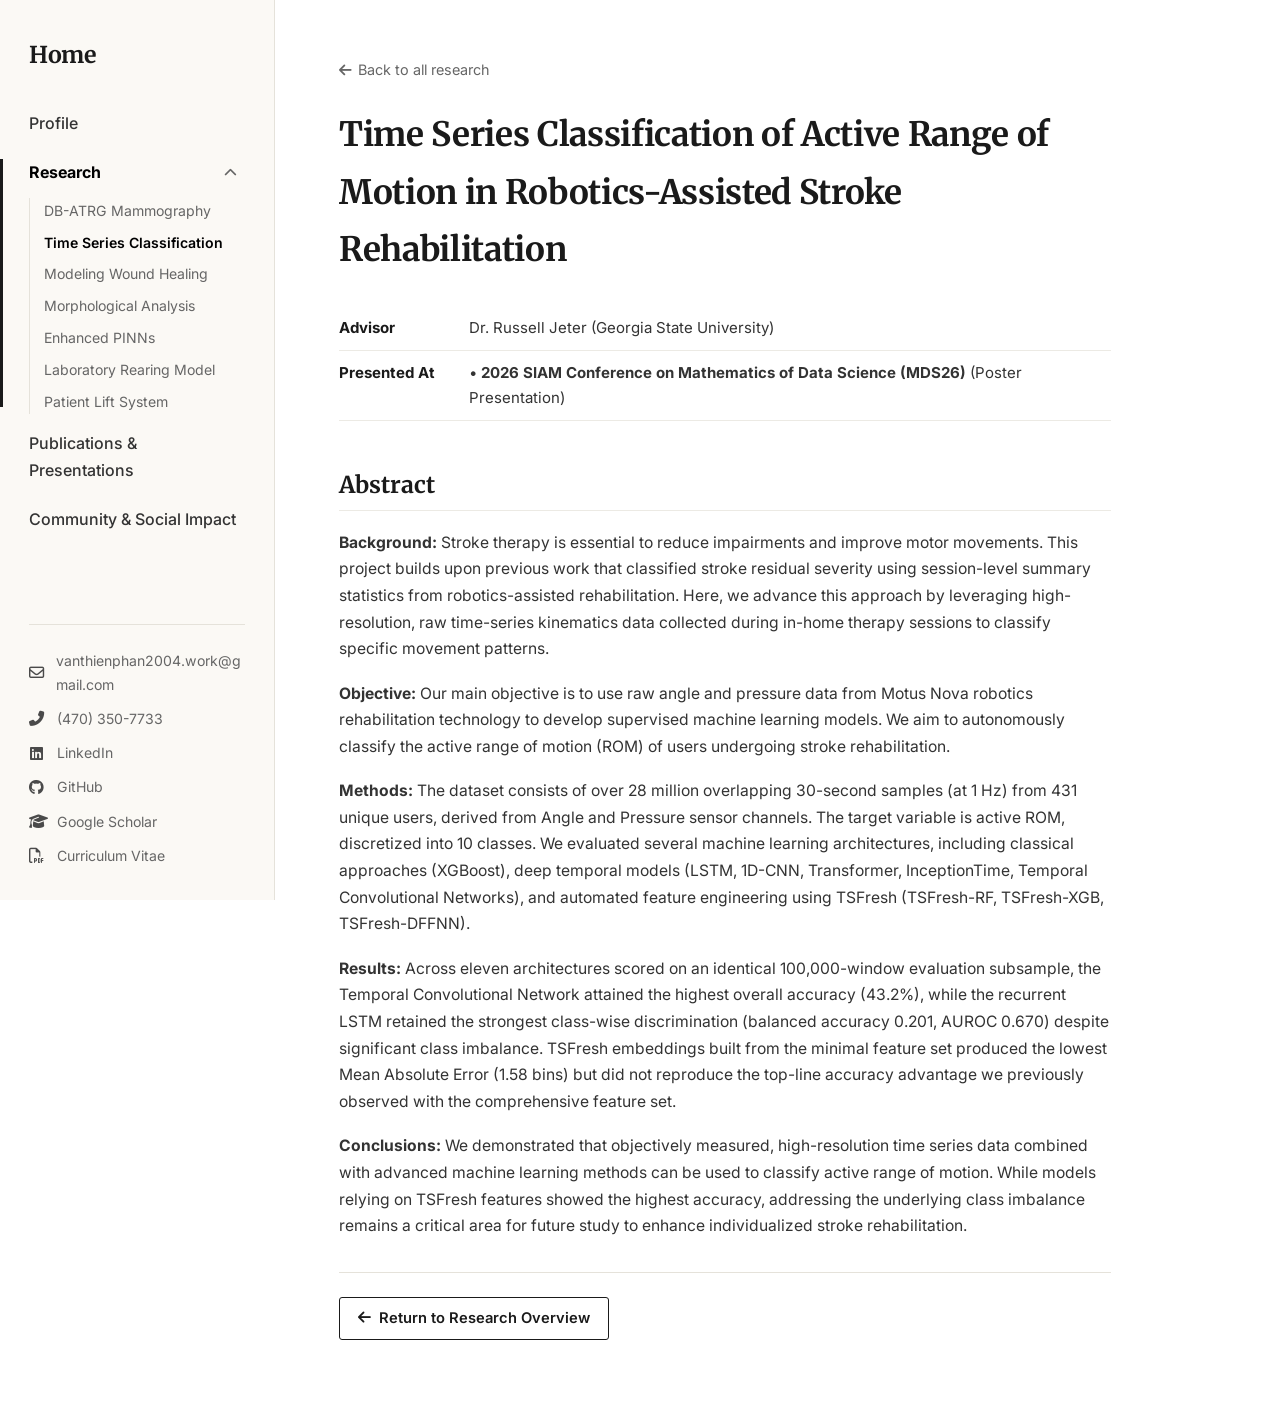
<file: research/stroke-rehab.html>
<!DOCTYPE html>
<html lang="en">

<head>
    <meta charset="UTF-8">
    <meta name="viewport" content="width=device-width, initial-scale=1.0">
    <meta name="description"
        content="Time Series Classification of Active Range of Motion in Robotics-Assisted Stroke Rehabilitation — Van Phan.">
    <title>Time Series Classification in Stroke Rehabilitation | Van Phan</title>

    <!-- Font Awesome & CSS -->
    <link rel="stylesheet" href="https://cdnjs.cloudflare.com/ajax/libs/font-awesome/6.5.1/css/all.min.css">
    <link rel="stylesheet" href="../styles.css">
</head>

<body>
    <!-- Mobile Header -->
    <header class="mobile-header">
        <a href="../index.html" class="mobile-title">Home</a>
        <button class="mobile-toggle" id="mobileToggle" aria-label="Toggle Navigation">
            <span></span>
            <span></span>
            <span></span>
        </button>
    </header>

    <div class="sidebar-overlay" id="sidebarOverlay"></div>

    <div class="app-container">
        <!-- Sidebar Navigation -->
        <aside class="sidebar" id="sidebar">
            <div class="sidebar-top">
                <a href="../index.html" class="sidebar-brand">
                    <div class="sidebar-title">Home</div>
                </a>

                <nav class="sidebar-nav">
                    <ul class="nav-list">
                        <li class="nav-item">
                            <div class="nav-link-row">
                                <a href="../index.html" class="nav-link">Profile</a>
                            </div>
                        </li>
                        <li class="nav-item has-active">
                            <div class="nav-link-row">
                                <a href="../research.html" class="nav-link">Research</a>
                                <button type="button" class="dropdown-toggle-btn" aria-label="Toggle Research Menu">
                                    <i class="fas fa-chevron-down dropdown-icon"></i>
                                </button>
                            </div>
                            <ul class="sub-nav-list">
                                <li><a href="db-atrg.html" class="sub-nav-link">DB-ATRG Mammography</a></li>
                                <li><a href="stroke-rehab.html" class="sub-nav-link active">Time Series Classification</a></li>
                                <li><a href="wound-healing.html" class="sub-nav-link">Modeling Wound Healing</a></li>
                                <li><a href="rpe-morphology.html" class="sub-nav-link">Morphological Analysis</a></li>
                                <li><a href="pinns-cancer.html" class="sub-nav-link">Enhanced PINNs</a></li>
                                <li><a href="acharan-sulfate.html" class="sub-nav-link">Laboratory Rearing Model</a>
                                </li>
                                <li><a href="patient-lift.html" class="sub-nav-link">Patient Lift System</a></li>
                            </ul>
                        </li>
                        <li class="nav-item">
                            <div class="nav-link-row">
                                <a href="../publications.html" class="nav-link">Publications &amp; Presentations</a>
                            </div>
                        </li>
                        <li class="nav-item">
                            <div class="nav-link-row">
                                <a href="../social-impact.html" class="nav-link">Community &amp; Social Impact</a>
                            </div>
                        </li>
                    </ul>
                </nav>
            </div>

            <!-- Sidebar Contact -->
            <div class="sidebar-contact">
                <ul class="contact-list">
                    <li class="contact-item">
                        <a href="mailto:vanthienphan2004.work@gmail.com" onclick="copyEmail(event)"
                            title="Click to copy email">
                            <i class="far fa-envelope"></i>
                            <span>vanthienphan2004.work@gmail.com</span>
                        </a>
                    </li>
                    <li class="contact-item">
                        <a href="tel:+14703507733">
                            <i class="fas fa-phone-alt"></i>
                            <span>(470) 350-7733</span>
                        </a>
                    </li>
                    <li class="contact-item">
                        <a href="https://www.linkedin.com/in/van-phan-241770242/" target="_blank"
                            rel="noopener noreferrer">
                            <i class="fab fa-linkedin"></i>
                            <span>LinkedIn</span>
                        </a>
                    </li>
                    <li class="contact-item">
                        <a href="https://github.com/vanthienphan2004" target="_blank" rel="noopener noreferrer">
                            <i class="fab fa-github"></i>
                            <span>GitHub</span>
                        </a>
                    </li>
                    <li class="contact-item">
                        <a href="https://scholar.google.com/citations?view_op=list_works&hl=en&user=SaQCGggAAAAJ"
                            target="_blank" rel="noopener noreferrer">
                            <i class="fas fa-graduation-cap"></i>
                            <span>Google Scholar</span>
                        </a>
                    </li>
                    <li class="contact-item">
                        <a href="../VanPhan_CV.pdf" target="_blank" rel="noopener noreferrer">
                            <i class="far fa-file-pdf"></i>
                            <span>Curriculum Vitae</span>
                        </a>
                    </li>
                </ul>
            </div>
        </aside>

        <!-- Main Content Area -->
        <main class="main-wrapper">
            <div class="content-container">
                <a href="../research.html" class="back-link">
                    <i class="fas fa-arrow-left"></i> Back to all research
                </a>

                <h1 class="page-title">Time Series Classification of Active Range of Motion in Robotics-Assisted Stroke
                    Rehabilitation</h1>

                <!-- Research Metadata Table -->
                <table class="project-meta-table">
                    <tbody>
                        <tr>
                            <td class="meta-label">Advisor</td>
                            <td class="meta-val">Dr. Russell Jeter (Georgia State University)</td>
                        </tr>
                        <tr>
                            <td class="meta-label">Presented At</td>
                            <td class="meta-val">
                                &bull; <strong>2026 SIAM Conference on Mathematics of Data Science (MDS26)</strong> (Poster Presentation)
                            </td>
                        </tr>
                    </tbody>
                </table>

                <!-- Abstract -->
                <h2 class="block-title">Abstract</h2>
                <p>
                    <strong>Background:</strong> Stroke therapy is essential to reduce impairments and improve motor
                    movements. This project builds upon previous work that classified stroke residual severity using
                    session-level summary statistics from robotics-assisted rehabilitation. Here, we advance this
                    approach by leveraging high-resolution, raw time-series kinematics data collected during in-home
                    therapy sessions to classify specific movement patterns.
                </p>
                <p>
                    <strong>Objective:</strong> Our main objective is to use raw angle and pressure data from Motus Nova
                    robotics rehabilitation technology to develop supervised machine learning models. We aim to
                    autonomously classify the active range of motion (ROM) of users undergoing stroke rehabilitation.
                </p>
                <p>
                    <strong>Methods:</strong> The dataset consists of over 28 million overlapping 30-second samples (at
                    1 Hz) from 431 unique users, derived from Angle and Pressure sensor channels. The target variable is
                    active ROM, discretized into 10 classes. We evaluated several machine learning architectures,
                    including classical approaches (XGBoost), deep temporal models (LSTM, 1D-CNN, Transformer,
                    InceptionTime, Temporal Convolutional Networks), and automated feature engineering using TSFresh
                    (TSFresh-RF, TSFresh-XGB, TSFresh-DFFNN).
                </p>
                <p>
                    <strong>Results:</strong> Across eleven architectures scored on an identical 100,000-window
                    evaluation subsample, the Temporal Convolutional Network attained the highest overall accuracy
                    (43.2%), while the recurrent LSTM retained the strongest class-wise discrimination (balanced
                    accuracy 0.201, AUROC 0.670) despite significant class imbalance. TSFresh embeddings built from the
                    minimal feature set produced the lowest Mean Absolute Error (1.58 bins) but did not reproduce the
                    top-line accuracy advantage we previously observed with the comprehensive feature set.
                </p>
                <p>
                    <strong>Conclusions:</strong> We demonstrated that objectively measured, high-resolution time series
                    data combined with advanced machine learning methods can be used to classify active range of motion.
                    While models relying on TSFresh features showed the highest accuracy, addressing the underlying
                    class imbalance remains a critical area for future study to enhance individualized stroke
                    rehabilitation.
                </p>

                <!-- Action Links -->
                <div class="project-btn-row" style="margin-top: 2rem;">
                    <a href="../research.html" class="btn-cv">
                        <i class="fas fa-arrow-left"></i> Return to Research Overview
                    </a>
                </div>
            </div>
        </main>
    </div>

    <script src="../script.js"></script>
</body>

</html>
</file>
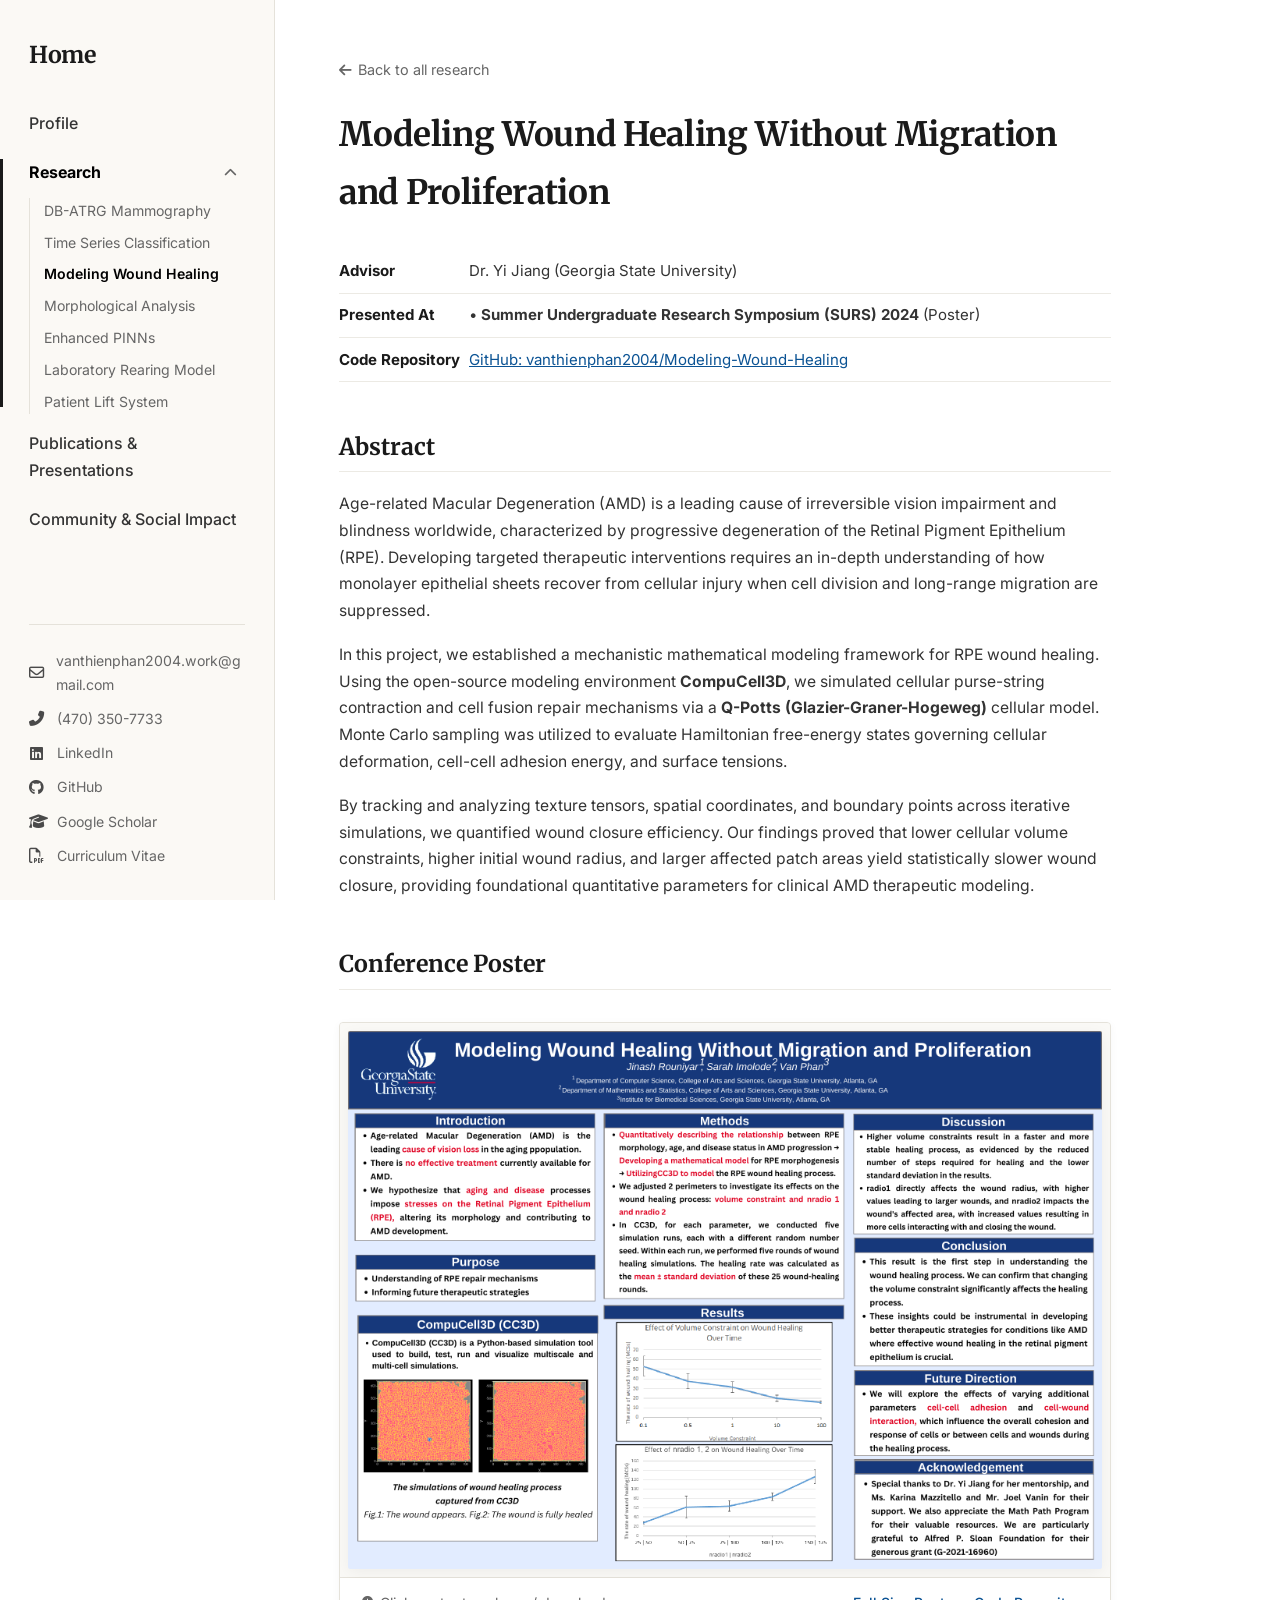
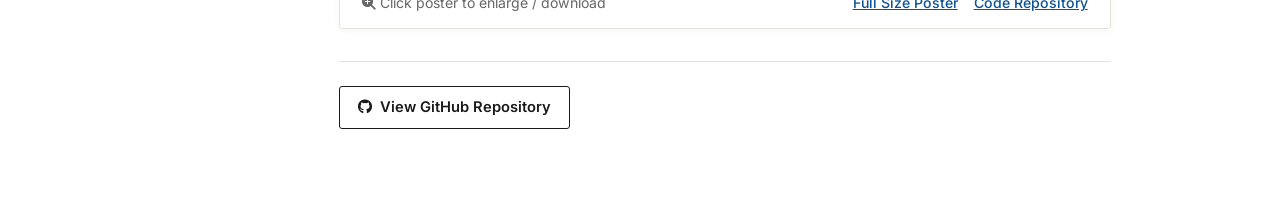
<file: research/wound-healing.html>
<!DOCTYPE html>
<html lang="en">

<head>
    <meta charset="UTF-8">
    <meta name="viewport" content="width=device-width, initial-scale=1.0">
    <meta name="description" content="Modeling Wound Healing Without Migration and Proliferation — Van Phan.">
    <title>Modeling Wound Healing | Van Phan</title>

    <!-- Font Awesome & CSS -->
    <link rel="stylesheet" href="https://cdnjs.cloudflare.com/ajax/libs/font-awesome/6.5.1/css/all.min.css">
    <link rel="stylesheet" href="../styles.css">
</head>

<body>
    <!-- Mobile Header -->
    <header class="mobile-header">
        <a href="../index.html" class="mobile-title">Home</a>
        <button class="mobile-toggle" id="mobileToggle" aria-label="Toggle Navigation">
            <span></span>
            <span></span>
            <span></span>
        </button>
    </header>

    <div class="sidebar-overlay" id="sidebarOverlay"></div>

    <div class="app-container">
        <!-- Sidebar Navigation -->
        <aside class="sidebar" id="sidebar">
            <div class="sidebar-top">
                <a href="../index.html" class="sidebar-brand">
                    <div class="sidebar-title">Home</div>
                </a>

                <nav class="sidebar-nav">
                    <ul class="nav-list">
                        <li class="nav-item">
                            <div class="nav-link-row">
                                <a href="../index.html" class="nav-link">Profile</a>
                            </div>
                        </li>
                        <li class="nav-item has-active">
                            <div class="nav-link-row">
                                <a href="../research.html" class="nav-link">Research</a>
                                <button type="button" class="dropdown-toggle-btn" aria-label="Toggle Research Menu">
                                    <i class="fas fa-chevron-down dropdown-icon"></i>
                                </button>
                            </div>
                            <ul class="sub-nav-list">
                                <li><a href="db-atrg.html" class="sub-nav-link">DB-ATRG Mammography</a></li>
                                <li><a href="stroke-rehab.html" class="sub-nav-link">Time Series Classification</a></li>
                                <li><a href="wound-healing.html" class="sub-nav-link active">Modeling Wound Healing</a>
                                </li>
                                <li><a href="rpe-morphology.html" class="sub-nav-link">Morphological Analysis</a></li>
                                <li><a href="pinns-cancer.html" class="sub-nav-link">Enhanced PINNs</a></li>
                                <li><a href="acharan-sulfate.html" class="sub-nav-link">Laboratory Rearing Model</a>
                                </li>
                                <li><a href="patient-lift.html" class="sub-nav-link">Patient Lift System</a></li>
                            </ul>
                        </li>
                        <li class="nav-item">
                            <div class="nav-link-row">
                                <a href="../publications.html" class="nav-link">Publications &amp; Presentations</a>
                            </div>
                        </li>
                        <li class="nav-item">
                            <div class="nav-link-row">
                                <a href="../social-impact.html" class="nav-link">Community &amp; Social Impact</a>
                            </div>
                        </li>
                    </ul>
                </nav>
            </div>

            <!-- Sidebar Contact -->
            <div class="sidebar-contact">
                <ul class="contact-list">
                    <li class="contact-item">
                        <a href="mailto:vanthienphan2004.work@gmail.com" onclick="copyEmail(event)"
                            title="Click to copy email">
                            <i class="far fa-envelope"></i>
                            <span>vanthienphan2004.work@gmail.com</span>
                        </a>
                    </li>
                    <li class="contact-item">
                        <a href="tel:+14703507733">
                            <i class="fas fa-phone-alt"></i>
                            <span>(470) 350-7733</span>
                        </a>
                    </li>
                    <li class="contact-item">
                        <a href="https://www.linkedin.com/in/van-phan-241770242/" target="_blank"
                            rel="noopener noreferrer">
                            <i class="fab fa-linkedin"></i>
                            <span>LinkedIn</span>
                        </a>
                    </li>
                    <li class="contact-item">
                        <a href="https://github.com/vanthienphan2004" target="_blank" rel="noopener noreferrer">
                            <i class="fab fa-github"></i>
                            <span>GitHub</span>
                        </a>
                    </li>
                    <li class="contact-item">
                        <a href="https://scholar.google.com/citations?view_op=list_works&hl=en&user=SaQCGggAAAAJ"
                            target="_blank" rel="noopener noreferrer">
                            <i class="fas fa-graduation-cap"></i>
                            <span>Google Scholar</span>
                        </a>
                    </li>
                    <li class="contact-item">
                        <a href="../VanPhan_CV.pdf" target="_blank" rel="noopener noreferrer">
                            <i class="far fa-file-pdf"></i>
                            <span>Curriculum Vitae</span>
                        </a>
                    </li>
                </ul>
            </div>
        </aside>

        <!-- Main Content Area -->
        <main class="main-wrapper">
            <div class="content-container">
                <a href="../research.html" class="back-link">
                    <i class="fas fa-arrow-left"></i> Back to all research
                </a>

                <h1 class="page-title">Modeling Wound Healing Without Migration and Proliferation</h1>

                <!-- Research Metadata Table (Collaborators removed) -->
                <table class="project-meta-table">
                    <tbody>
                        <tr>
                            <td class="meta-label">Advisor</td>
                            <td class="meta-val">Dr. Yi Jiang (Georgia State University)</td>
                        </tr>
                        <tr>
                            <td class="meta-label">Presented At</td>
                            <td class="meta-val">
                                &bull; <strong>Summer Undergraduate Research Symposium (SURS) 2024</strong> (Poster)
                            </td>
                        </tr>
                        <tr>
                            <td class="meta-label">Code Repository</td>
                            <td class="meta-val">
                                <a href="https://github.com/vanthienphan2004/Modeling-Wound-Healing-Without-Migration-and-Proliferation"
                                    target="_blank" class="text-link">
                                    GitHub: vanthienphan2004/Modeling-Wound-Healing
                                </a>
                            </td>
                        </tr>
                    </tbody>
                </table>

                <!-- Abstract -->
                <h2 class="block-title">Abstract</h2>
                <p>
                    Age-related Macular Degeneration (AMD) is a leading cause of irreversible vision impairment and
                    blindness worldwide, characterized by progressive degeneration of the Retinal Pigment Epithelium
                    (RPE). Developing targeted therapeutic interventions requires an in-depth understanding of how
                    monolayer epithelial sheets recover from cellular injury when cell division and long-range migration
                    are suppressed.
                </p>
                <p>
                    In this project, we established a mechanistic mathematical modeling framework for RPE wound healing.
                    Using the open-source modeling environment <strong>CompuCell3D</strong>, we simulated cellular
                    purse-string contraction and cell fusion repair mechanisms via a <strong>Q-Potts
                        (Glazier-Graner-Hogeweg)</strong> cellular model. Monte Carlo sampling was utilized to evaluate
                    Hamiltonian free-energy states governing cellular deformation, cell-cell adhesion energy, and
                    surface tensions.
                </p>
                <p>
                    By tracking and analyzing texture tensors, spatial coordinates, and boundary points across iterative
                    simulations, we quantified wound closure efficiency. Our findings proved that lower cellular volume
                    constraints, higher initial wound radius, and larger affected patch areas yield statistically slower
                    wound closure, providing foundational quantitative parameters for clinical AMD therapeutic modeling.
                </p>

                <!-- Conference Poster -->
                <h2 class="block-title">Conference Poster</h2>
                <div class="poster-container">
                    <a href="../images/woundhealing_poster.png" target="_blank" rel="noopener noreferrer"
                        class="poster-link" title="Click to view full-resolution poster">
                        <img src="../images/woundhealing_poster.png"
                            alt="Modeling Wound Healing Without Migration and Proliferation Poster" class="poster-img">
                    </a>
                    <div class="poster-toolbar">
                        <span><i class="fas fa-search-plus"></i> Click poster to enlarge / download</span>
                        <div class="poster-toolbar-links">
                            <a href="../images/woundhealing_poster.png" target="_blank" rel="noopener noreferrer">Full
                                Size Poster</a>
                            <a href="https://github.com/vanthienphan2004/Modeling-Wound-Healing-Without-Migration-and-Proliferation"
                                target="_blank" rel="noopener noreferrer">Code Repository</a>
                        </div>
                    </div>
                </div>

                <!-- Action Links -->
                <div class="project-btn-row">
                    <a href="https://github.com/vanthienphan2004/Modeling-Wound-Healing-Without-Migration-and-Proliferation"
                        class="btn-cv" target="_blank" rel="noopener noreferrer">
                        <i class="fab fa-github"></i> View GitHub Repository
                    </a>
                </div>
            </div>
        </main>
    </div>

    <script src="../script.js"></script>
</body>

</html>
</file>
<file: styles.css>
/* ==========================================================================
   Academic Portfolio Design System
   Inspired by classic academic researcher layout (sidebar + clean serif headings)
   ========================================================================== */

@import url('https://fonts.googleapis.com/css2?family=Inter:wght@300;400;500;600;700&family=Merriweather:ital,wght@0,300;0,400;0,700;0,900;1,300;1,400&display=swap');

:root {
    --font-heading: 'Merriweather', Georgia, 'Times New Roman', serif;
    --font-body: 'Inter', -apple-system, BlinkMacSystemFont, 'Segoe UI', Roboto, Helvetica, Arial, sans-serif;
    
    --bg-main: #ffffff;
    --bg-sidebar: #fbf9f5;
    --bg-card: #ffffff;
    --bg-tag: #f2efe9;
    --bg-poster: #f9f8f5;
    
    --border-color: #e5e2da;
    --border-subtle: #eceae4;
    --border-accent: #222222;
    
    --text-primary: #1a1a1a;
    --text-secondary: #333333;
    --text-muted: #666666;
    --text-link: #0b5394;
    --text-link-hover: #073763;
    
    --sidebar-width: 275px;
    --content-max-width: 900px;
    
    --transition: all 0.2s ease-in-out;
}

*, *::before, *::after {
    box-sizing: border-box;
    margin: 0;
    padding: 0;
}

html {
    font-size: 16px;
    scroll-behavior: smooth;
    overflow-x: hidden;
}

body {
    font-family: var(--font-body);
    color: var(--text-primary);
    background-color: var(--bg-main);
    line-height: 1.7;
    -webkit-font-smoothing: antialiased;
    -moz-osx-font-smoothing: grayscale;
    overflow-x: hidden;
    width: 100%;
}

/* --------------------------------------------------------------------------
   Layout Structure: Desktop Sidebar + Content
   -------------------------------------------------------------------------- */
.app-container {
    display: flex;
    min-height: 100vh;
    width: 100%;
}

/* Sidebar */
.sidebar {
    width: var(--sidebar-width);
    background-color: var(--bg-sidebar);
    border-right: 1px solid var(--border-color);
    position: fixed;
    top: 0;
    bottom: 0;
    left: 0;
    display: flex;
    flex-direction: column;
    justify-content: space-between;
    padding: 2.5rem 1.8rem 2rem;
    z-index: 100;
    overflow-y: auto;
}

/* Sidebar Brand */
.sidebar-brand {
    text-decoration: none;
    color: var(--text-primary);
    display: block;
    margin-bottom: 2.2rem;
}

.sidebar-title {
    font-family: var(--font-heading);
    font-size: 1.45rem;
    font-weight: 700;
    line-height: 1.25;
    color: var(--text-primary);
    letter-spacing: -0.01em;
}

.sidebar-subtitle {
    font-family: var(--font-heading);
    font-size: 1.2rem;
    font-weight: 400;
    color: var(--text-secondary);
    display: block;
    margin-top: 0.15rem;
}

/* Sidebar Navigation */
.sidebar-nav {
    margin-bottom: auto;
}

.nav-list {
    list-style: none;
    display: flex;
    flex-direction: column;
    gap: 0.65rem;
}

.nav-item {
    position: relative;
}

.nav-link-row {
    display: flex;
    align-items: center;
    justify-content: space-between;
    position: relative;
}

.nav-link {
    display: inline-block;
    font-size: 1rem;
    font-weight: 500;
    color: var(--text-secondary);
    text-decoration: none;
    padding: 0.35rem 0;
    transition: var(--transition);
    flex: 1;
}

.nav-link:hover {
    color: #000000;
    font-weight: 600;
}

.nav-link.active {
    color: #000000;
    font-weight: 700;
}

.nav-item.has-active > .nav-link-row > .nav-link,
.nav-link.active {
    font-weight: 700;
    color: #000000;
}

.nav-link.active::before,
.nav-item.has-active::before {
    content: '';
    position: absolute;
    left: -1.8rem;
    top: 0.4rem;
    bottom: 0.4rem;
    width: 3px;
    background-color: var(--text-primary);
}

/* Dropdown Toggle Button */
.dropdown-toggle-btn {
    background: none;
    border: none;
    cursor: pointer;
    padding: 0.4rem 0.5rem;
    color: var(--text-muted);
    font-size: 0.82rem;
    display: inline-flex;
    align-items: center;
    justify-content: center;
    transition: var(--transition);
    border-radius: 3px;
}

.dropdown-toggle-btn:hover {
    color: #000000;
    background-color: rgba(0, 0, 0, 0.05);
}

.dropdown-icon {
    transition: transform 0.25s ease;
}

.nav-item.open .dropdown-icon {
    transform: rotate(180deg);
}

/* Submenu - Collapsible */
.sub-nav-list {
    list-style: none;
    padding-left: 0.9rem;
    margin-top: 0.4rem;
    display: none;
    flex-direction: column;
    gap: 0.4rem;
    border-left: 1.5px solid var(--border-color);
}

.nav-item.open .sub-nav-list {
    display: flex;
}

.sub-nav-link {
    font-size: 0.88rem;
    color: var(--text-muted);
    text-decoration: none;
    display: block;
    line-height: 1.35;
    padding: 0.2rem 0;
    transition: var(--transition);
}

.sub-nav-link:hover,
.sub-nav-link.active {
    color: #000000;
    font-weight: 600;
}

/* Sidebar Contact Footer */
.sidebar-contact {
    margin-top: 2rem;
    padding-top: 1.5rem;
    border-top: 1px solid var(--border-color);
}

.contact-list {
    list-style: none;
    display: flex;
    flex-direction: column;
    gap: 0.65rem;
}

.contact-item a {
    display: flex;
    align-items: center;
    gap: 0.75rem;
    font-size: 0.88rem;
    color: var(--text-muted);
    text-decoration: none;
    word-break: break-word;
    transition: var(--transition);
}

.contact-item a:hover {
    color: var(--text-primary);
}

.contact-item i {
    width: 16px;
    font-size: 0.95rem;
    text-align: center;
    color: #4a4a4a;
}

/* Main Content Area */
.main-wrapper {
    margin-left: var(--sidebar-width);
    flex: 1;
    min-height: 100vh;
    background-color: var(--bg-main);
    display: flex;
    flex-direction: column;
}

.content-container {
    max-width: var(--content-max-width);
    width: 100%;
    margin: 0;
    padding: 3.5rem 4rem 5rem;
}

/* --------------------------------------------------------------------------
   Typography & Sections
   -------------------------------------------------------------------------- */
h1.page-title,
.section-title {
    font-family: var(--font-heading);
    font-size: 2.1rem;
    font-weight: 700;
    color: var(--text-primary);
    margin-bottom: 1.8rem;
    letter-spacing: -0.01em;
}

h2.block-title {
    font-family: var(--font-heading);
    font-size: 1.45rem;
    font-weight: 700;
    color: var(--text-primary);
    margin-top: 2.8rem;
    margin-bottom: 1.2rem;
    padding-bottom: 0.3rem;
    border-bottom: 1px solid var(--border-subtle);
}

h3.item-title {
    font-family: var(--font-body);
    font-size: 1.05rem;
    font-weight: 700;
    color: var(--text-primary);
    margin-bottom: 0.25rem;
}

p {
    font-size: 0.98rem;
    color: var(--text-secondary);
    margin-bottom: 1.1rem;
    line-height: 1.7;
}

a.text-link {
    color: var(--text-link);
    text-decoration: underline;
    transition: var(--transition);
}

a.text-link:hover {
    color: var(--text-link-hover);
}

/* --------------------------------------------------------------------------
   Profile / About Me Section (Matching Reference Image)
   -------------------------------------------------------------------------- */
.profile-header-grid {
    display: flex;
    gap: 2.5rem;
    align-items: flex-start;
    margin-bottom: 2.5rem;
}

.profile-avatar-box {
    flex-shrink: 0;
    width: 185px;
    height: 225px;
    background-color: #f2efe9;
    border: 1px solid var(--border-color);
    border-radius: 4px;
    overflow: hidden;
    display: flex;
    flex-direction: column;
    align-items: center;
    justify-content: center;
    position: relative;
    box-shadow: 0 2px 6px rgba(0, 0, 0, 0.04);
}

.profile-avatar-box img {
    width: 100%;
    height: 100%;
    object-fit: cover;
    display: block;
}

.profile-avatar-placeholder {
    display: flex;
    flex-direction: column;
    align-items: center;
    justify-content: center;
    gap: 0.5rem;
    color: var(--text-muted);
}

.profile-avatar-placeholder i {
    font-size: 3.5rem;
    color: #a8a49c;
}

.profile-avatar-placeholder span {
    font-size: 0.78rem;
    text-transform: uppercase;
    letter-spacing: 0.08em;
    color: #8c8880;
    font-weight: 600;
}

.profile-bio-box {
    flex: 1;
}

.profile-name {
    font-family: var(--font-heading);
    font-size: 1.35rem;
    font-weight: 700;
    color: var(--text-primary);
    margin-bottom: 0.3rem;
}

.profile-role {
    font-size: 0.98rem;
    font-weight: 500;
    color: var(--text-secondary);
    margin-bottom: 1rem;
}

.profile-actions {
    display: flex;
    align-items: center;
    gap: 1.25rem;
    margin-top: 1.4rem;
    flex-wrap: wrap;
}

.btn-cv {
    display: inline-flex;
    align-items: center;
    gap: 0.45rem;
    border: 1.5px solid #1a1a1a;
    padding: 0.5rem 1.15rem;
    font-size: 0.92rem;
    font-weight: 600;
    color: #1a1a1a;
    background-color: transparent;
    text-decoration: none;
    border-radius: 3px;
    transition: var(--transition);
}

.btn-cv:hover {
    background-color: #1a1a1a;
    color: #ffffff;
}

.btn-link-action {
    color: var(--text-link);
    text-decoration: underline;
    font-size: 0.95rem;
    font-weight: 500;
    transition: var(--transition);
}

.btn-link-action:hover {
    color: var(--text-link-hover);
}

/* --------------------------------------------------------------------------
   Lists: Education, Experience, Honors
   -------------------------------------------------------------------------- */
.education-block {
    margin-bottom: 1.5rem;
}

.education-title {
    font-weight: 700;
    color: var(--text-primary);
    margin-bottom: 0.35rem;
}

.coursework-text {
    color: var(--text-secondary);
    font-size: 0.94rem;
    line-height: 1.65;
}

.academic-list {
    list-style: disc;
    padding-left: 1.3rem;
    margin-top: 0.6rem;
    display: flex;
    flex-direction: column;
    gap: 0.6rem;
}

.academic-list li {
    font-size: 0.95rem;
    color: var(--text-secondary);
    line-height: 1.6;
}

.academic-list li strong {
    color: var(--text-primary);
}

.experience-block {
    margin-bottom: 1.8rem;
}

.experience-header {
    display: flex;
    justify-content: space-between;
    align-items: baseline;
    flex-wrap: wrap;
    gap: 0.4rem;
    margin-bottom: 0.2rem;
}

.experience-title {
    font-size: 1.05rem;
    font-weight: 700;
    color: var(--text-primary);
}

.experience-date {
    font-size: 0.88rem;
    color: var(--text-muted);
}

.experience-org {
    font-size: 0.92rem;
    color: var(--text-muted);
    font-style: italic;
    margin-bottom: 0.4rem;
}

/* --------------------------------------------------------------------------
   Research Page & Project Cards
   -------------------------------------------------------------------------- */
.research-interests-box {
    background-color: var(--bg-sidebar);
    border: 1px solid var(--border-color);
    border-radius: 4px;
    padding: 1.4rem 1.6rem;
    margin-bottom: 2.5rem;
}

.interests-grid {
    display: grid;
    grid-template-columns: repeat(auto-fit, minmax(240px, 1fr));
    gap: 1rem;
    margin-top: 0.8rem;
}

.interest-item {
    display: flex;
    align-items: flex-start;
    gap: 0.65rem;
    font-size: 0.93rem;
    color: var(--text-secondary);
}

.interest-item i {
    margin-top: 0.3rem;
    color: #444;
    font-size: 0.85rem;
}

.project-card-link {
    text-decoration: none;
    color: inherit;
    display: block;
    margin-bottom: 1.8rem;
}

.research-card {
    border: 1px solid var(--border-color);
    border-radius: 4px;
    padding: 1.5rem 1.8rem;
    background-color: var(--bg-card);
    transition: var(--transition);
}

.research-card:hover {
    border-color: #222222;
    box-shadow: 0 4px 12px rgba(0, 0, 0, 0.05);
    transform: translateY(-2px);
}

.research-card-header {
    display: flex;
    justify-content: space-between;
    align-items: flex-start;
    gap: 1rem;
    margin-bottom: 0.5rem;
}

.research-card-title {
    font-family: var(--font-heading);
    font-size: 1.25rem;
    font-weight: 700;
    color: var(--text-primary);
    line-height: 1.35;
}

.research-card-meta {
    font-size: 0.88rem;
    color: var(--text-muted);
    margin-bottom: 0.8rem;
}

.research-card-meta strong {
    color: var(--text-secondary);
}

.tag-row {
    display: flex;
    flex-wrap: wrap;
    gap: 0.45rem;
    margin-top: 0.9rem;
}

.tag-pill {
    font-size: 0.78rem;
    background-color: var(--bg-tag);
    color: #4a4740;
    border: 1px solid var(--border-color);
    padding: 0.18rem 0.6rem;
    border-radius: 2px;
    font-weight: 500;
}

/* --------------------------------------------------------------------------
   Individual Research Project Detail Page
   -------------------------------------------------------------------------- */
.project-meta-table {
    width: 100%;
    margin-bottom: 2rem;
    border-collapse: collapse;
}

.project-meta-table td {
    padding: 0.55rem 0;
    font-size: 0.94rem;
    vertical-align: top;
    border-bottom: 1px solid var(--border-subtle);
    word-break: break-word;
}

.project-meta-table td.meta-label {
    width: 130px;
    font-weight: 700;
    color: var(--text-primary);
}

.project-meta-table td.meta-val {
    color: var(--text-secondary);
}

/* Poster Placeholder Container */
.poster-container {
    margin: 2rem 0;
    background-color: var(--bg-poster);
    border: 1px solid var(--border-color);
    border-radius: 4px;
    overflow: hidden;
    display: flex;
    flex-direction: column;
    align-items: center;
    box-shadow: 0 2px 8px rgba(0, 0, 0, 0.04);
}

.poster-preview-box {
    width: 100%;
    min-height: 380px;
    display: flex;
    flex-direction: column;
    align-items: center;
    justify-content: center;
    padding: 3rem 2rem;
    text-align: center;
    border-bottom: 1px solid var(--border-color);
    background: linear-gradient(180deg, #fbfaf7 0%, #f4f1ea 100%);
    position: relative;
}

.poster-preview-box i {
    font-size: 3.5rem;
    color: #8c8880;
    margin-bottom: 1rem;
}

.poster-preview-box h4 {
    font-family: var(--font-heading);
    font-size: 1.15rem;
    font-weight: 700;
    color: var(--text-primary);
    max-width: 600px;
    margin-bottom: 0.4rem;
}

.poster-preview-box p {
    font-size: 0.88rem;
    color: var(--text-muted);
    margin-bottom: 0;
}

.poster-container a.poster-link {
    display: block;
    width: 100%;
    text-align: center;
    background-color: #faf9f6;
    border-bottom: 1px solid var(--border-color);
    cursor: zoom-in;
    text-decoration: none;
    padding: 0.5rem;
}

.poster-img {
    max-width: 100%;
    height: auto;
    display: block;
    margin: 0 auto;
    border-radius: 2px;
    box-shadow: 0 4px 16px rgba(0, 0, 0, 0.05);
    transition: opacity 0.2s ease, transform 0.2s ease;
}

.poster-container a.poster-link:hover .poster-img {
    opacity: 0.97;
}

.poster-toolbar {
    width: 100%;
    padding: 0.8rem 1.4rem;
    display: flex;
    justify-content: space-between;
    align-items: center;
    background-color: #ffffff;
    font-size: 0.88rem;
    color: var(--text-muted);
}

.poster-toolbar-links {
    display: flex;
    gap: 1rem;
}

.poster-toolbar-links a {
    color: var(--text-link);
    text-decoration: underline;
    font-weight: 500;
}

.project-btn-row {
    display: flex;
    gap: 1rem;
    flex-wrap: wrap;
    margin-top: 2rem;
    padding-top: 1.5rem;
    border-top: 1px solid var(--border-color);
}

.back-link {
    display: inline-flex;
    align-items: center;
    gap: 0.4rem;
    color: var(--text-muted);
    text-decoration: none;
    font-size: 0.9rem;
    margin-bottom: 1.5rem;
    transition: var(--transition);
}

.back-link:hover {
    color: var(--text-primary);
}

/* --------------------------------------------------------------------------
   Publications Page
   -------------------------------------------------------------------------- */
.publication-entry {
    margin-bottom: 1.6rem;
    padding-bottom: 1.2rem;
    border-bottom: 1px solid var(--border-subtle);
}

.pub-title {
    font-size: 1rem;
    font-weight: 700;
    color: var(--text-primary);
    margin-bottom: 0.25rem;
}

.pub-meta {
    font-size: 0.9rem;
    color: var(--text-muted);
    margin-bottom: 0.35rem;
}

.pub-links {
    font-size: 0.88rem;
    display: flex;
    gap: 1.1rem;
    align-items: center;
}

.pub-status-badge {
    display: inline-block;
    font-size: 0.74rem;
    font-weight: 700;
    text-transform: uppercase;
    background-color: #e6edf4;
    color: #0b5394;
    padding: 0.15rem 0.45rem;
    border-radius: 2px;
    letter-spacing: 0.04em;
    margin-right: 0.4rem;
}

/* --------------------------------------------------------------------------
   Mobile Header & Hamburger Menu
   -------------------------------------------------------------------------- */
.mobile-header {
    display: none;
    position: fixed;
    top: 0;
    left: 0;
    right: 0;
    height: 60px;
    background-color: var(--bg-sidebar);
    border-bottom: 1px solid var(--border-color);
    padding: 0 1.5rem;
    align-items: center;
    justify-content: space-between;
    z-index: 1000;
}

.mobile-title {
    font-family: var(--font-heading);
    font-size: 1.15rem;
    font-weight: 700;
    color: var(--text-primary);
    text-decoration: none;
}

.mobile-toggle {
    background: none;
    border: none;
    cursor: pointer;
    padding: 0.5rem;
    display: flex;
    flex-direction: column;
    gap: 5px;
}

.mobile-toggle span {
    display: block;
    width: 22px;
    height: 2px;
    background-color: var(--text-primary);
    transition: transform 0.25s ease, opacity 0.25s ease;
}

.mobile-toggle.open span:nth-child(1) {
    transform: translateY(7px) rotate(45deg);
}

.mobile-toggle.open span:nth-child(2) {
    opacity: 0;
}

.mobile-toggle.open span:nth-child(3) {
    transform: translateY(-7px) rotate(-45deg);
}

.sidebar-overlay {
    display: none;
    position: fixed;
    top: 0;
    left: 0;
    right: 0;
    bottom: 0;
    background-color: rgba(0, 0, 0, 0.35);
    z-index: 95;
    opacity: 0;
    transition: opacity 0.3s ease;
}

/* Toast Message */
.toast-msg {
    position: fixed;
    bottom: 2rem;
    right: 2rem;
    background-color: #1a1a1a;
    color: #ffffff;
    padding: 0.75rem 1.25rem;
    font-size: 0.88rem;
    border-radius: 4px;
    box-shadow: 0 4px 12px rgba(0, 0, 0, 0.15);
    opacity: 0;
    transform: translateY(10px);
    transition: all 0.25s ease;
    z-index: 2000;
    pointer-events: none;
}

.toast-msg.show {
    opacity: 1;
    transform: translateY(0);
}

/* --------------------------------------------------------------------------
   Responsive Breakpoints
   -------------------------------------------------------------------------- */
/* --------------------------------------------------------------------------
   Responsive Breakpoints - Mobile Top Navigation with Smart Hide/Show
   -------------------------------------------------------------------------- */
@media (max-width: 850px) {
    /* Hide old mobile hamburger header and backdrop overlay */
    .mobile-header {
        display: none !important;
    }
    
    .sidebar-overlay {
        display: none !important;
    }
    
    /* Top-positioned Navigation Header */
    .sidebar {
        position: fixed;
        top: 0;
        left: 0;
        right: 0;
        bottom: auto !important;
        width: 100%;
        height: auto !important;
        min-height: 0 !important;
        max-height: none;
        display: flex;
        flex-direction: column;
        justify-content: flex-start !important;
        padding: 0.65rem 1.25rem 0.5rem !important;
        overflow: visible;
        background-color: var(--bg-sidebar);
        border-right: none;
        border-bottom: 1px solid var(--border-color);
        box-shadow: 0 2px 10px rgba(0, 0, 0, 0.05);
        z-index: 1000;
        transform: translateY(0);
        transition: transform 0.28s cubic-bezier(0.16, 1, 0.3, 1), box-shadow 0.2s ease;
    }
    
    /* Smart Hide state when scrolling down */
    .sidebar.nav-hidden {
        transform: translateY(-100%) !important;
        box-shadow: none;
        pointer-events: none;
    }
    
    /* Sidebar Top & Brand */
    .sidebar-top {
        padding: 0 !important;
    }
    
    .sidebar-brand {
        margin-bottom: 0.45rem;
        display: inline-block;
    }
    
    .sidebar-title {
        font-size: 1.25rem;
        font-family: var(--font-heading);
        font-weight: 700;
        color: var(--text-primary);
        letter-spacing: -0.01em;
    }
    
    .sidebar-nav {
        margin-bottom: 0 !important;
    }

    /* Inline Horizontal Navigation Menu */
    .sidebar-nav .nav-list {
        display: flex;
        flex-direction: row;
        flex-wrap: wrap;
        align-items: center;
        gap: 0.4rem 1.4rem;
    }
    
    .sidebar-nav .nav-item {
        position: relative;
        margin: 0;
    }
    
    .sidebar-nav .nav-link-row {
        display: inline-flex;
        align-items: center;
        gap: 0.2rem;
    }
    
    .sidebar-nav .nav-link {
        padding: 0.2rem 0;
        font-size: 0.95rem;
        font-weight: 600;
        color: var(--text-secondary);
    }
    
    .sidebar-nav .nav-link:hover,
    .sidebar-nav .nav-link.active,
    .sidebar-nav .nav-item.has-active > .nav-link-row > .nav-link {
        color: #000000;
        font-weight: 700;
    }
    
    /* Remove vertical active indicator bar on mobile */
    .sidebar-nav .nav-link.active::before,
    .sidebar-nav .nav-item.has-active::before {
        display: none;
    }
    
    /* Dropdown Toggle Chevron */
    .dropdown-toggle-btn {
        padding: 0.2rem 0.3rem;
        font-size: 0.75rem;
        color: var(--text-muted);
    }
    
    /* Floating Dropdown Submenu on Mobile */
    .sidebar .sub-nav-list {
        position: absolute;
        top: calc(100% + 6px);
        left: 0;
        min-width: 270px;
        background-color: #ffffff;
        border: 1px solid var(--border-color);
        border-radius: 4px;
        box-shadow: 0 8px 24px rgba(0, 0, 0, 0.12);
        padding: 0.4rem 0;
        z-index: 1010;
        border-left: none;
        display: none;
        flex-direction: column;
        gap: 0;
    }
    
    .nav-item.open .sub-nav-list {
        display: flex;
    }
    
    .sub-nav-link {
        padding: 0.6rem 1rem;
        font-size: 0.86rem;
        color: var(--text-secondary);
        border-bottom: 1px solid #f2f0eb;
        line-height: 1.35;
    }
    
    .sub-nav-link:last-child {
        border-bottom: none;
    }
    
    .sub-nav-link:hover,
    .sub-nav-link.active {
        background-color: var(--bg-sidebar);
        color: #000000;
        font-weight: 600;
    }
    
    /* Sidebar Contact Section */
    .sidebar-contact {
        margin-top: 0.35rem;
        padding: 0.35rem 0 0.1rem;
        border-top: 1px solid var(--border-color);
    }
    
    .contact-list {
        display: flex;
        flex-wrap: wrap;
        gap: 0.4rem 1.25rem;
        align-items: center;
    }
    
    .contact-item a {
        font-size: 0.82rem;
        gap: 0.45rem;
        color: var(--text-secondary);
        white-space: nowrap;
    }
    
    .contact-item a span {
        overflow: hidden;
        text-overflow: ellipsis;
    }
    
    /* Colored Icons matching reference */
    .contact-item a .fa-envelope {
        color: #d9534f;
    }
    
    .contact-item a .fa-phone-alt {
        color: #27ae60;
    }
    
    .contact-item a .fa-linkedin {
        color: #0077b5;
    }
    
    .contact-item a .fa-github {
        color: #24292e;
    }
    
    .contact-item a .fa-graduation-cap {
        color: #4285f4;
    }
    
    .contact-item a .fa-file-pdf {
        color: #8e44ad;
    }
    
    /* Main Content Wrapper */
    .main-wrapper {
        margin-left: 0;
        margin-top: 120px; /* Fallback until JS computes precise offset */
    }
    
    .content-container {
        padding: 2rem 1.4rem 4rem;
    }
    
    .profile-header-grid {
        flex-direction: column;
        align-items: center;
        text-align: center;
        gap: 1.5rem;
    }
    
    .profile-actions {
        justify-content: center;
    }
    
    .poster-preview-box {
        min-height: 280px;
        padding: 2rem 1rem;
    }
    
    .poster-toolbar {
        flex-direction: column;
        align-items: flex-start;
        gap: 0.6rem;
        padding: 0.8rem 1.1rem;
    }
    
    .poster-toolbar-links {
        width: 100%;
        justify-content: flex-start;
        flex-wrap: wrap;
        gap: 0.8rem;
    }

    .project-meta-table td.meta-label {
        width: 115px;
        padding-right: 0.8rem;
    }
}

@media (max-width: 480px) {
    .contact-list {
        gap: 0.35rem 0.9rem;
    }
    
    .sidebar {
        padding: 0.6rem 1rem 0.45rem !important;
    }
    
    .sidebar-top {
        padding: 0 !important;
    }
    
    .sidebar-contact {
        padding: 0.35rem 0 0.1rem;
    }
    
    .content-container {
        padding: 1.6rem 1rem 3.5rem;
    }
}
</file>
